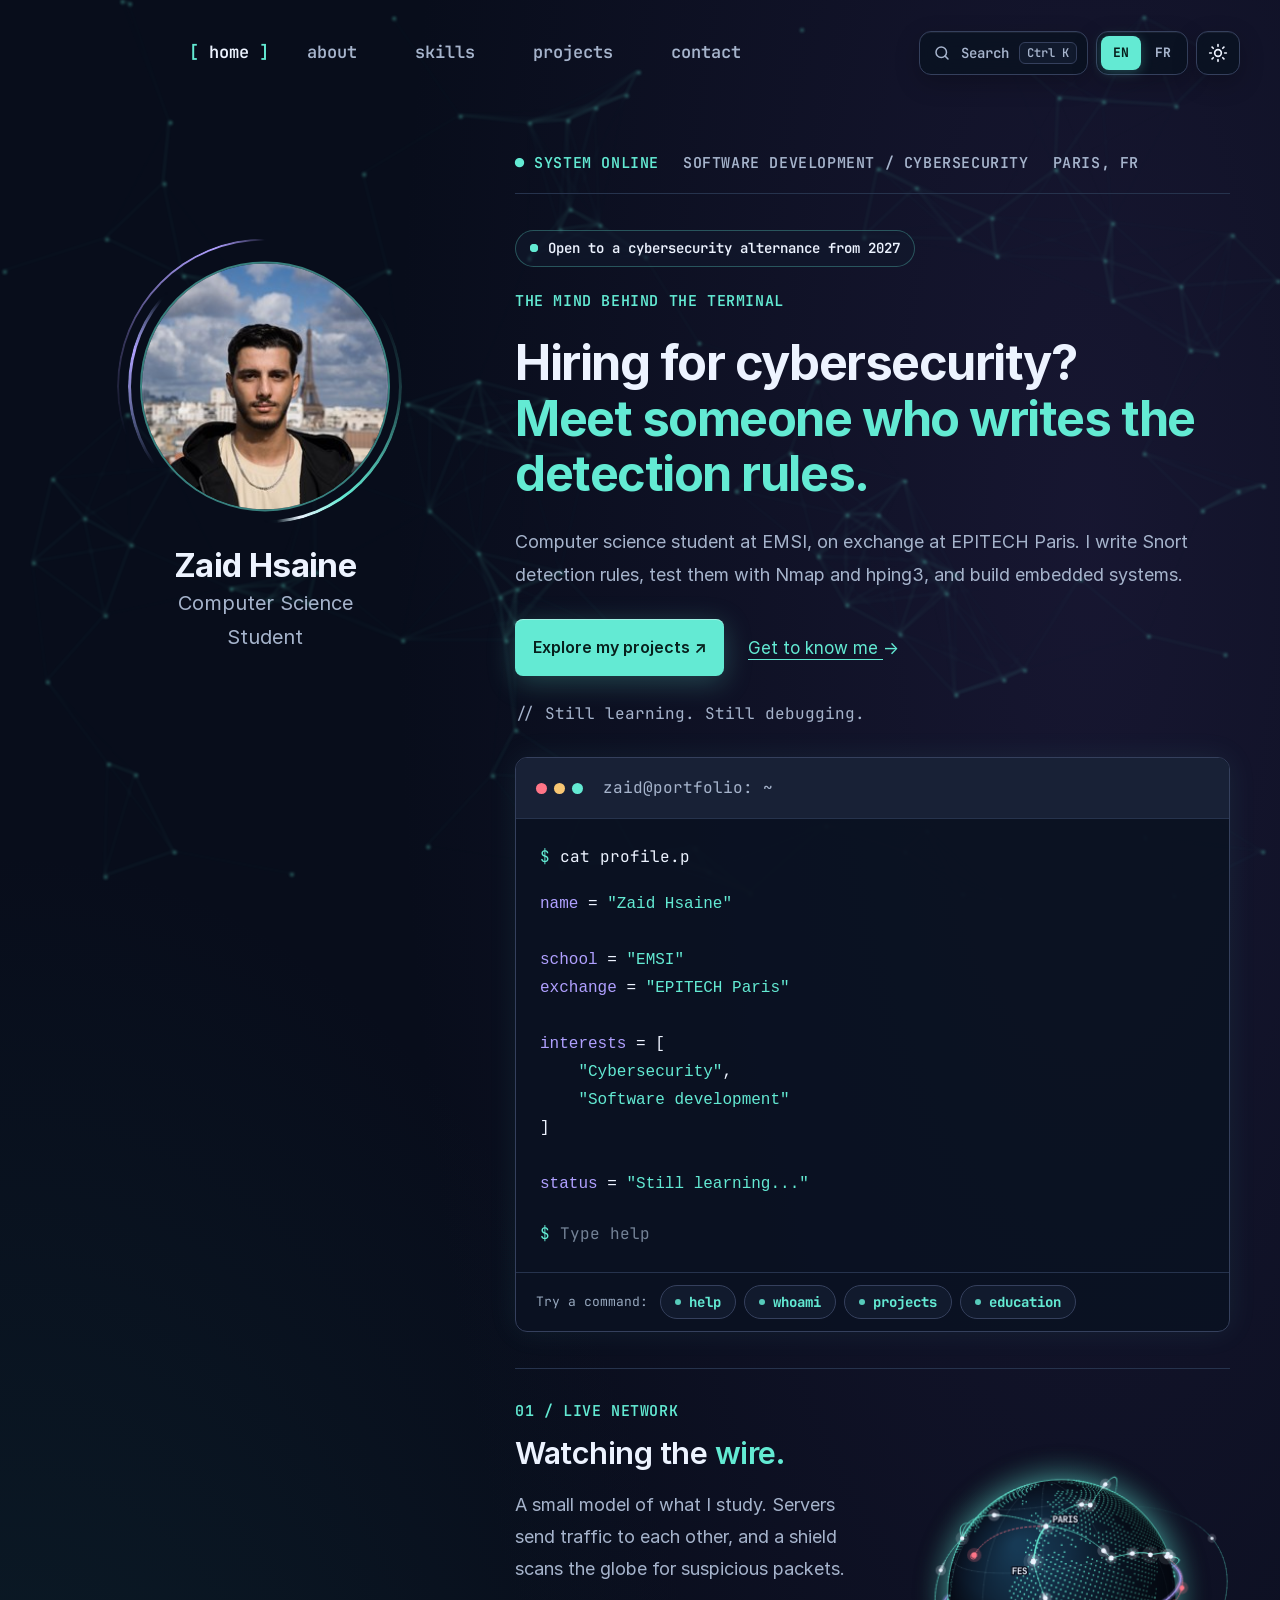
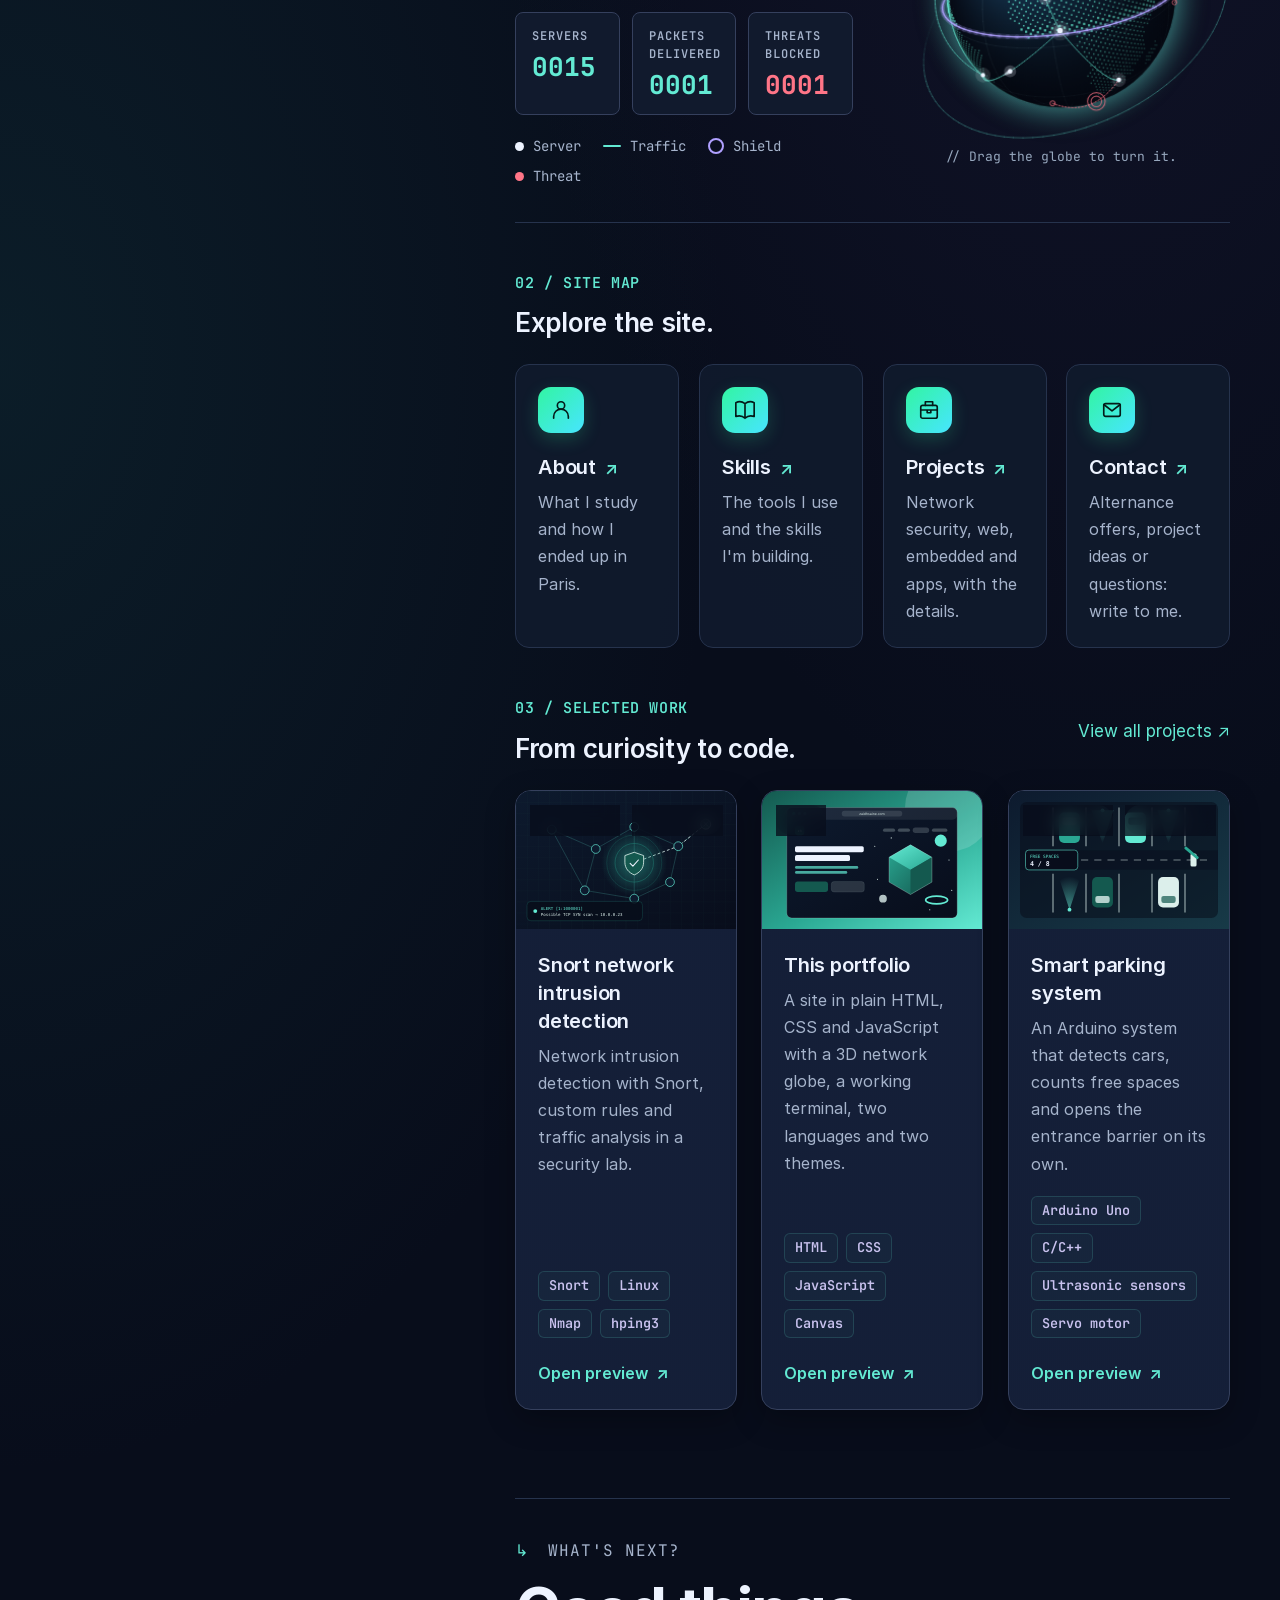
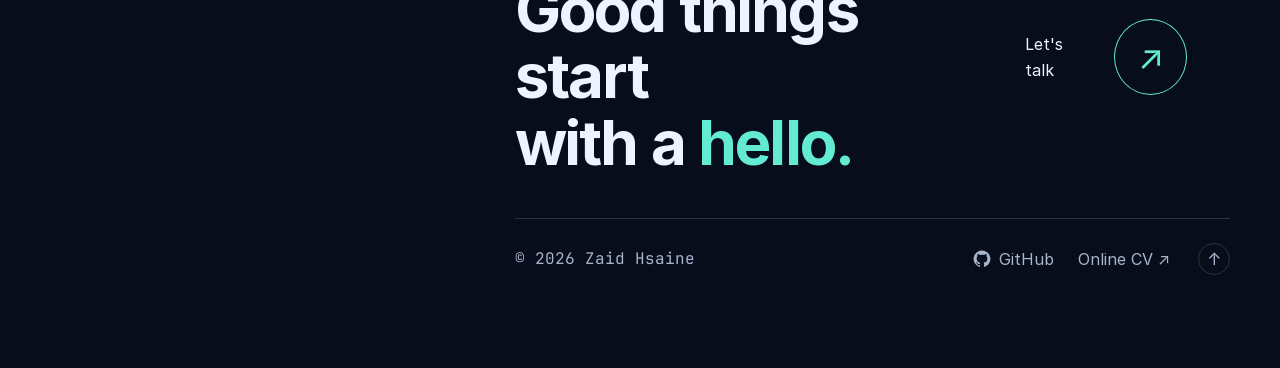
<file: index.html>
<!doctype html>
<html lang="en">

<head>
    <meta charset="UTF-8" />
    <meta name="viewport" content="width=device-width, initial-scale=1.0" />

    <meta name="description"
        content="Zaid Hsaine (Hsaine Zaid): portfolio of a computer science student at EMSI, on exchange at EPITECH Paris, working on software development and cybersecurity." />

    <title>Zaid Hsaine | Computer Science Student, Software Development and Cybersecurity</title>

    <meta name="author" content="Zaid Hsaine" />
    <meta name="theme-color" content="#080d1b" />
    <link rel="canonical" href="https://zaidhsaine.com/" />
    <meta property="og:type" content="website" />
    <meta property="og:site_name" content="Zaid Hsaine" />
    <meta property="og:title" content="Zaid Hsaine | Computer Science Student, Software Development and Cybersecurity" />
    <meta property="og:description" content="Zaid Hsaine's portfolio: computer science student at EMSI, on exchange at EPITECH Paris, working on software development and cybersecurity." />
    <meta property="og:url" content="https://zaidhsaine.com/" />
    <meta property="og:image" content="https://zaidhsaine.com/epitech%20pic.jpg" />
    <meta property="og:locale" content="en_GB" />
    <meta property="og:locale:alternate" content="fr_FR" />
    <meta name="twitter:card" content="summary" />
    <meta name="twitter:image" content="https://zaidhsaine.com/epitech%20pic.jpg" />
    <link rel="preload" href="assets/fonts/Inter-Regular.woff2" as="font" type="font/woff2" crossorigin />
    <link rel="preload" href="assets/fonts/JetBrainsMono-Variable.woff2" as="font" type="font/woff2" crossorigin />
    <script src="theme-init.js?v=controls-1"></script>
    <script src="theme.js?v=merge-3" defer></script>
    <link rel="stylesheet" href="style.css?v=merge-6" />
    <link rel="stylesheet" href="features.css?v=merge-23" />
    <script src="script.js?v=merge-4" defer></script>
    <script src="search.js?v=game-2" defer></script>
    <script src="tilt.js?v=merge-2" defer></script>
    <script src="globe.js?v=merge-2" defer></script>
    <script src="terminal.js?v=game-2" defer></script>
    <script src="projects.js?v=merge-1" defer></script>
    <script src="translations.js?v=merge-8" defer></script>
    <script src="language.js?v=controls-1" defer></script>
    <link rel="icon" type="image/svg+xml" href="favicon.svg?v=zh-3" />
    <script type="application/ld+json">
{
    "@context": "https://schema.org",
    "@graph": [
        {
            "@type": "WebSite",
            "@id": "https://zaidhsaine.com/#website",
            "url": "https://zaidhsaine.com/",
            "name": "Zaid Hsaine",
            "alternateName": [
                "Hsaine Zaid",
                "Zaid Hsaine portfolio"
            ],
            "inLanguage": [
                "en",
                "fr"
            ]
        },
        {
            "@type": "Person",
            "@id": "https://zaidhsaine.com/#person",
            "name": "Zaid Hsaine",
            "alternateName": [
                "Hsaine Zaid"
            ],
            "url": "https://zaidhsaine.com/",
            "image": "https://zaidhsaine.com/epitech%20pic.jpg",
            "jobTitle": "Computer science student",
            "description": "Computer science student at EMSI, on exchange at EPITECH Paris, working on software development and cybersecurity.",
            "affiliation": [
                {
                    "@type": "CollegeOrUniversity",
                    "name": "EMSI"
                },
                {
                    "@type": "CollegeOrUniversity",
                    "name": "EPITECH Paris"
                }
            ],
            "knowsAbout": [
                "Software development",
                "Cybersecurity",
                "Snort",
                "Network security",
                "Python",
                "Embedded systems"
            ],
            "sameAs": [
                "https://github.com/hsainezaid0",
                "https://hsainezaid0.github.io/CV---RESUME/"
            ]
        }
    ]
}
    </script>
</head>

<body id="top">
    <a class="info-skip" href="#main">Skip to content</a>
    <canvas id="matrix" aria-hidden="true"></canvas>

    <header>
        <div class="profile">
            <div class="photo-orbit">
                <img class="personal-photo" src="epitech pic.jpg" alt="Zaid Hsaine" width="240" height="240" />
            </div>

            <div>
                <p class="profile-name">Zaid Hsaine</p>
                <p class="profile-description">Computer Science Student</p>
            </div>
        </div>

        <nav aria-label="Main navigation">
            <a href="index.html" aria-current="page">Home</a>
            <a href="about.html">About</a>
            <button class="nav-search" type="button" aria-label="Search the site"><span><svg viewBox="0 0 24 24" width="22" height="22" fill="none" stroke="currentColor" stroke-width="2.2" stroke-linecap="round" aria-hidden="true"><circle cx="11" cy="11" r="7"/><path d="m20 20-3.8-3.8"/></svg></span></button><a href="skills.html">Skills</a>
            <a href="projects.html">Projects</a>
            <a href="contact.html">Contact</a>
        </nav>
        <div class="theme-toolbar" role="toolbar" aria-label="Appearance">
            <div class="appearance-controls">
            <button class="search-open" type="button" aria-label="Search the site" aria-keyshortcuts="Control+K"><svg viewBox="0 0 24 24" width="18" height="18" fill="none" stroke="currentColor" stroke-width="2" stroke-linecap="round" aria-hidden="true"><circle cx="11" cy="11" r="7"/><path d="m20 20-3.8-3.8"/></svg><span class="search-label">Search</span><kbd>Ctrl K</kbd></button>
            <button class="language-toggle" type="button" aria-label="Passer le site en français" lang="fr"><span class="language-option" data-language="en" aria-hidden="true">EN</span><span class="language-option" data-language="fr" aria-hidden="true">FR</span></button>
            <div class="theme-picker">
                <button class="theme-toggle" type="button" aria-label="Switch to light mode" aria-pressed="false"><span class="theme-icon" aria-hidden="true">&#9728;</span></button>
                <div class="theme-options" id="theme-options" role="group" aria-label="Choose appearance" hidden>
                    <button type="button" data-theme-option="light" aria-pressed="false"><span aria-hidden="true">&#9728;</span><span class="theme-option-label">Light mode</span></button>
                    <button type="button" data-theme-option="dark" aria-pressed="true"><span aria-hidden="true">&#9790;</span><span class="theme-option-label">Dark mode</span></button>
                </div>
            </div>
            </div>
            <a class="mobile-brand" href="index.html" aria-label="Portfolio home">~/portfolio<span aria-hidden="true">_</span></a>
        </div>
    </header>

    <main id="main" tabindex="-1">
        <div class="system-strip" aria-label="Profile overview">
            <span>● SYSTEM ONLINE</span>
            <span>SOFTWARE DEVELOPMENT / CYBERSECURITY</span>
            <span>PARIS, FR</span>
        </div>
        <div class="home-layout">
            <div class="home-text">
                <a class="availability" href="contact.html">
                    <span class="availability-dot" aria-hidden="true"></span>
                    Open to a cybersecurity alternance from 2027
                </a>

                <p class="eyebrow">THE MIND BEHIND THE TERMINAL</p>

                <h1>
                    Hiring for cybersecurity?<br />
                    <span>Meet someone who writes the detection rules.</span>
                </h1>

                <p class="introduction">
                    Computer science student at EMSI, on exchange at EPITECH Paris. I write Snort detection rules, test them with Nmap and hping3, and build embedded systems.
                </p>

                <div class="actions">
                    <a class="button" href="projects.html">
                        Explore my projects ↗
                    </a>

                    <a class="about-link" href="about.html">
                        Get to know me →
                    </a>
                </div>

                <p class="funny-text">
                    // Still learning. Still debugging.
                </p>
            </div>

            <aside class="terminal" id="terminal" aria-label="Profile in terminal style">
                <div class="terminal-header">
                    <div class="terminal-dots" aria-hidden="true">
                        <span class="dot red"></span>
                        <span class="dot yellow"></span>
                        <span class="dot green"></span>
                    </div>

                    <span class="zaid">zaid@portfolio: ~</span>
                </div>

                <div class="terminal-content">
                    <p><span class="prompt">$</span> cat profile.py</p>

                    <pre><code><span class="variable">name</span> = <span class="string">"Zaid Hsaine"</span>

<span class="variable">school</span> = <span class="string">"EMSI"</span>
<span class="variable">exchange</span> = <span class="string">"EPITECH Paris"</span>

<span class="variable">interests</span> = [
    <span class="string">"Cybersecurity"</span>,
    <span class="string">"Software development"</span>
]

<span class="variable">status</span> = <span class="string">"Still learning..."</span></code></pre>

                    <div class="terminal-log" role="log" aria-live="polite"></div>

                    <p class="terminal-idle">
                        <span class="prompt">$</span>
                        <span class="cursor" aria-hidden="true">▌</span>
                    </p>

                    <form class="terminal-form" hidden>
                        <label class="prompt" for="terminal-input" aria-hidden="true">$</label>
                        <input class="terminal-input" id="terminal-input" type="text" aria-label="Terminal command"
                            placeholder="Type help" autocomplete="off" autocapitalize="off" autocorrect="off"
                            spellcheck="false" enterkeyhint="send" maxlength="80" />
                    </form>
                </div>

                <div class="terminal-footer" hidden>
                    <span class="terminal-hint">Try a command:</span>
                    <button type="button" data-command="help">help</button>
                    <button type="button" data-command="whoami">whoami</button>
                    <button type="button" data-command="projects">projects</button>
                    <button type="button" data-command="education">education</button>
                </div>
            </aside>
        </div>

        <section class="network" aria-labelledby="network-title">
            <div class="network-text">
                <p class="panel-label">01 / LIVE NETWORK</p>
                <h2 id="network-title">Watching the <span>wire.</span></h2>
                <p class="network-intro">
                    A small model of what I study. Servers send traffic to each other, and a shield scans the globe for suspicious packets.
                </p>
                <dl class="network-stats">
                    <div>
                        <dt>SERVERS</dt>
                        <dd>0015</dd>
                    </div>
                    <div>
                        <dt>PACKETS DELIVERED</dt>
                        <dd data-net="packets">0000</dd>
                    </div>
                    <div class="is-threat">
                        <dt>THREATS BLOCKED</dt>
                        <dd data-net="threats">0000</dd>
                    </div>
                </dl>
                <ul class="network-legend">
                    <li class="legend-server">Server</li>
                    <li class="legend-traffic">Traffic</li>
                    <li class="legend-shield">Shield</li>
                    <li class="legend-threat">Threat</li>
                </ul>
            </div>
            <div class="network-stage">
                <canvas id="globe" role="img"
                    aria-label="Animated globe showing servers, network traffic and a shield that stops threats"></canvas>
                <p class="network-hint" aria-hidden="true">// Drag the globe to turn it.</p>
            </div>
        </section>

        <section class="explore" aria-labelledby="explore-title">
            <div class="section-heading">
                <div>
                    <p class="panel-label">02 / SITE MAP</p>
                    <h2 id="explore-title">Explore the site.</h2>
                </div>
            </div>
            <ul class="explore-grid">
                <li>
                    <a href="about.html">
                        <span class="explore-icon" aria-hidden="true">
                            <svg viewBox="0 0 24 24" width="22" height="22" fill="none" stroke="currentColor" stroke-width="1.8" stroke-linecap="round" stroke-linejoin="round"><circle cx="12" cy="7" r="4"/><path d="M4 21v-2a8 8 0 0 1 16 0v2"/></svg>
                        </span>
                        <h3>About <span class="explore-arrow" aria-hidden="true">↗</span></h3>
                        <p>What I study and how I ended up in Paris.</p>
                    </a>
                </li>
                <li>
                    <a href="skills.html">
                        <span class="explore-icon" aria-hidden="true">
                            <svg viewBox="0 0 24 24" width="22" height="22" fill="none" stroke="currentColor" stroke-width="1.8" stroke-linecap="round" stroke-linejoin="round"><path d="M12 5C8 2 4 3 2 4v15c3-1 7-1 10 2 3-3 7-3 10-2V4c-2-1-6-2-10 1Zm0 0v16"/></svg>
                        </span>
                        <h3>Skills <span class="explore-arrow" aria-hidden="true">↗</span></h3>
                        <p>The tools I use and the skills I'm building.</p>
                    </a>
                </li>
                <li>
                    <a href="projects.html">
                        <span class="explore-icon" aria-hidden="true">
                            <svg viewBox="0 0 24 24" width="22" height="22" fill="none" stroke="currentColor" stroke-width="1.8" stroke-linecap="round" stroke-linejoin="round"><rect x="3" y="7" width="18" height="14" rx="2"/><path d="M8 7V3h8v4M3 12h18M10 12v3h4v-3"/></svg>
                        </span>
                        <h3>Projects <span class="explore-arrow" aria-hidden="true">↗</span></h3>
                        <p>Network security, web, embedded and apps, with the details.</p>
                    </a>
                </li>
                <li>
                    <a href="contact.html">
                        <span class="explore-icon" aria-hidden="true">
                            <svg viewBox="0 0 24 24" width="22" height="22" fill="none" stroke="currentColor" stroke-width="1.8" stroke-linecap="round" stroke-linejoin="round"><rect x="3" y="5" width="18" height="14" rx="2"/><path d="m3 6 9 7 9-7"/></svg>
                        </span>
                        <h3>Contact <span class="explore-arrow" aria-hidden="true">↗</span></h3>
                        <p>Alternance offers, project ideas or questions: write to me.</p>
                    </a>
                </li>
            </ul>
        </section>
        <section class="featured-work" aria-labelledby="featured-title">
            <div class="section-heading">
                <div>
                    <p class="panel-label">03 / SELECTED WORK</p>
                    <h2 id="featured-title">From curiosity to code.</h2>
                </div>
                <a class="text-link" href="projects.html">View all projects ↗</a>
            </div>
            <ul class="projects-grid">
                <li class="project-tile" id="snort" data-category="security">
                    <article>
                        <div class="tile-cover">
                            <img src="assets/projects/snort.svg" alt="Illustration: a network map with one host flagged by a Snort alert" width="800" height="500" loading="lazy" />
                            <span class="tile-badge">Security</span>
                            <span class="tile-badge tile-status">Finished</span>
                        </div>
                        <div class="tile-body">
                            <h3>Snort network intrusion detection</h3>
                            <p>Network intrusion detection with Snort, custom rules and traffic analysis in a security lab.</p>
                            <ul class="tile-tags" aria-label="Technologies used">
                                <li>Snort</li>
                                <li>Linux</li>
                                <li>Nmap</li>
                                <li>hping3</li>
                            </ul>
                            <button class="tile-open" type="button" aria-haspopup="dialog">Open preview <span aria-hidden="true">↗</span></button>
                        </div>
                    </article>
                    <dialog class="project-preview" aria-labelledby="preview-snort">
                        <div class="preview-top">
                            <div class="tile-cover">
                            <img src="assets/projects/snort.svg" alt="Illustration: a network map with one host flagged by a Snort alert" width="800" height="500" />
                            <span class="tile-badge">Security</span>
                            <span class="tile-badge tile-status">Finished</span>
                        </div>
                            <button class="preview-close" type="button" aria-label="Close preview">
                                <svg viewBox="0 0 24 24" width="20" height="20" fill="none" stroke="currentColor" stroke-width="2" stroke-linecap="round" aria-hidden="true"><path d="M6 6l12 12M18 6L6 18" /></svg>
                            </button>
                        </div>
                        <div class="preview-body">
                            <p class="preview-stack">Snort / Linux / Nmap / hping3 / TCP/IP</p>
                            <h3 id="preview-snort">Snort network intrusion detection</h3>
                            <p class="preview-summary">Network intrusion detection with Snort, custom rules and traffic analysis in a security lab.</p>
                            <dl class="preview-details">
                                    <div>
                                        <dt>Context</dt>
                                        <dd>A cybersecurity training project using Snort for network monitoring.</dd>
                                    </div>
                                    <div>
                                        <dt>Objective</dt>
                                        <dd>Detect suspicious traffic and generate security alerts.</dd>
                                    </div>
                                    <div>
                                        <dt>What I worked on</dt>
                                        <dd>Configuring Snort, writing custom rules and testing them in the lab with Nmap and hping3.</dd>
                                    </div>
                                    <div>
                                        <dt>Skills involved</dt>
                                        <dd>Linux, TCP/IP, detection rules and alert analysis.</dd>
                                    </div>
                            </dl>
                        </div>
                    </dialog>
                </li>
                <li class="project-tile" id="portfolio" data-category="web">
                    <article>
                        <div class="tile-cover">
                            <img src="assets/projects/portfolio.svg" alt="Illustration: a browser window showing a portfolio" width="800" height="500" loading="lazy" />
                            <span class="tile-badge">Web</span>
                        </div>
                        <div class="tile-body">
                            <h3>This portfolio</h3>
                            <p>A site in plain HTML, CSS and JavaScript with a 3D network globe, a working terminal, two languages and two themes.</p>
                            <ul class="tile-tags" aria-label="Technologies used">
                                <li>HTML</li>
                                <li>CSS</li>
                                <li>JavaScript</li>
                                <li>Canvas</li>
                            </ul>
                            <button class="tile-open" type="button" aria-haspopup="dialog">Open preview <span aria-hidden="true">↗</span></button>
                        </div>
                    </article>
                    <dialog class="project-preview" aria-labelledby="preview-portfolio">
                        <div class="preview-top">
                            <div class="tile-cover">
                            <img src="assets/projects/portfolio.svg" alt="Illustration: a browser window showing a portfolio" width="800" height="500" />
                            <span class="tile-badge">Web</span>
                        </div>
                            <button class="preview-close" type="button" aria-label="Close preview">
                                <svg viewBox="0 0 24 24" width="20" height="20" fill="none" stroke="currentColor" stroke-width="2" stroke-linecap="round" aria-hidden="true"><path d="M6 6l12 12M18 6L6 18" /></svg>
                            </button>
                        </div>
                        <div class="preview-body">
                            <p class="preview-stack">HTML / CSS / JavaScript / Canvas / Git</p>
                            <h3 id="preview-portfolio">This portfolio</h3>
                            <p class="preview-summary">A site in plain HTML, CSS and JavaScript with a 3D network globe, a working terminal, two languages and two themes.</p>
                            <dl class="preview-details">
                                    <div>
                                        <dt>Context</dt>
                                        <dd>A portfolio started while learning web development at EPITECH.</dd>
                                    </div>
                                    <div>
                                        <dt>Objective</dt>
                                        <dd>Introduce myself and document my projects as I learn.</dd>
                                    </div>
                                    <div>
                                        <dt>Skills involved</dt>
                                        <dd>Semantic HTML, CSS layout, responsive design, accessibility, Canvas animation and Git version control.</dd>
                                    </div>
                                    <div>
                                        <dt>Reflection</dt>
                                        <dd>Building every effect by hand, without a framework, showed me how the browser works.</dd>
                                    </div>
                            </dl>
                                <a class="button" href="https://github.com/hsainezaid0/My-Portfolio" target="_blank" rel="noopener noreferrer"><svg class="footer-link-icon" viewBox="0 0 24 24" aria-hidden="true" fill="currentColor"><path d="M12 .75a11.25 11.25 0 0 0-3.558 21.923c.563.104.77-.244.77-.542v-2.095c-3.13.68-3.79-1.328-3.79-1.328-.512-1.3-1.25-1.646-1.25-1.646-1.023-.7.078-.686.078-.686 1.13.08 1.725 1.16 1.725 1.16 1.006 1.724 2.64 1.226 3.283.938.102-.729.394-1.226.716-1.508-2.499-.285-5.126-1.25-5.126-5.563 0-1.229.44-2.232 1.16-3.019-.117-.284-.503-1.428.11-2.977 0 0 .945-.302 3.094 1.153A10.79 10.79 0 0 1 12 6.18c.956.004 1.918.13 2.817.38 2.148-1.455 3.09-1.153 3.09-1.153.615 1.549.229 2.693.112 2.977.722.787 1.158 1.79 1.158 3.019 0 4.324-2.632 5.275-5.139 5.554.404.35.764 1.04.764 2.096v3.078c0 .3.203.65.774.54A11.252 11.252 0 0 0 12 .75Z"/></svg>View the code on GitHub ↗</a>
                        </div>
                    </dialog>
                </li>
                <li class="project-tile" id="smart-parking" data-category="embedded">
                    <article>
                        <div class="tile-cover">
                            <img src="assets/projects/parking.svg" alt="Illustration: a smart parking lot seen from above, with sensors, a barrier and a free-space display" width="800" height="500" loading="lazy" />
                            <span class="tile-badge">Embedded</span>
                            <span class="tile-badge tile-status">Finished</span>
                        </div>
                        <div class="tile-body">
                            <h3>Smart parking system</h3>
                            <p>An Arduino system that detects cars, counts free spaces and opens the entrance barrier on its own.</p>
                            <ul class="tile-tags" aria-label="Technologies used">
                                <li>Arduino Uno</li>
                                <li>C/C++</li>
                                <li>Ultrasonic sensors</li>
                                <li>Servo motor</li>
                            </ul>
                            <button class="tile-open" type="button" aria-haspopup="dialog">Open preview <span aria-hidden="true">↗</span></button>
                        </div>
                    </article>
                    <dialog class="project-preview" aria-labelledby="preview-smart-parking">
                        <div class="preview-top">
                            <div class="tile-cover">
                            <img src="assets/projects/parking.svg" alt="Illustration: a smart parking lot seen from above, with sensors, a barrier and a free-space display" width="800" height="500" />
                            <span class="tile-badge">Embedded</span>
                            <span class="tile-badge tile-status">Finished</span>
                        </div>
                            <button class="preview-close" type="button" aria-label="Close preview">
                                <svg viewBox="0 0 24 24" width="20" height="20" fill="none" stroke="currentColor" stroke-width="2" stroke-linecap="round" aria-hidden="true"><path d="M6 6l12 12M18 6L6 18" /></svg>
                            </button>
                        </div>
                        <div class="preview-body">
                            <p class="preview-stack">Arduino Uno / C/C++ / Ultrasonic sensors / Servo motor / LCD I2C</p>
                            <h3 id="preview-smart-parking">Smart parking system</h3>
                            <p class="preview-summary">An Arduino system that detects cars, counts free spaces and opens the entrance barrier on its own.</p>
                            <dl class="preview-details">
                                    <div>
                                        <dt>Context</dt>
                                        <dd>An embedded systems project to automate a small parking lot.</dd>
                                    </div>
                                    <div>
                                        <dt>Objective</dt>
                                        <dd>Detect vehicles, manage availability and control an automatic barrier.</dd>
                                    </div>
                                    <div>
                                        <dt>What I worked on</dt>
                                        <dd>Arduino programming, ultrasonic sensors, barrier control with a servo and live free-space count on an LCD.</dd>
                                    </div>
                                    <div>
                                        <dt>Skills involved</dt>
                                        <dd>C/C++, sensor integration, electronic circuits and embedded automation.</dd>
                                    </div>
                            </dl>
                        </div>
                    </dialog>
                </li>
            </ul>
        </section>
        <footer id="footer-preview" class="page-footer portfolio-footer">
            <div class="footer-invitation">
                <div>
                    <p class="footer-kicker">
                        <span aria-hidden="true">↳</span> WHAT'S NEXT?
                    </p>
                    <h2>
                        Good things start<br />with a
                        <span>hello.</span>
                    </h2>
                </div>
                <a class="footer-hello" href="contact.html" aria-label="Get in touch"><span>Let's talk</span><span
                        class="footer-arrow" aria-hidden="true">↗</span></a>
            </div>
            <div class="footer-baseline">
                <span class="footer-copyright footer-owner">© 2026 Zaid Hsaine</span>
                <nav class="footer-links" aria-label="Footer navigation">
                    <a href="https://github.com/hsainezaid0" target="_blank" rel="noopener noreferrer"><svg class="footer-link-icon" viewBox="0 0 24 24" aria-hidden="true" fill="currentColor"><path d="M12 .75a11.25 11.25 0 0 0-3.558 21.923c.563.104.77-.244.77-.542v-2.095c-3.13.68-3.79-1.328-3.79-1.328-.512-1.3-1.25-1.646-1.25-1.646-1.023-.7.078-.686.078-.686 1.13.08 1.725 1.16 1.725 1.16 1.006 1.724 2.64 1.226 3.283.938.102-.729.394-1.226.716-1.508-2.499-.285-5.126-1.25-5.126-5.563 0-1.229.44-2.232 1.16-3.019-.117-.284-.503-1.428.11-2.977 0 0 .945-.302 3.094 1.153A10.79 10.79 0 0 1 12 6.18c.956.004 1.918.13 2.817.38 2.148-1.455 3.09-1.153 3.09-1.153.615 1.549.229 2.693.112 2.977.722.787 1.158 1.79 1.158 3.019 0 4.324-2.632 5.275-5.139 5.554.404.35.764 1.04.764 2.096v3.078c0 .3.203.65.774.54A11.252 11.252 0 0 0 12 .75Z"/></svg><span>GitHub</span></a><a
                        href="https://hsainezaid0.github.io/CV---RESUME/" target="_blank"
                        rel="noopener noreferrer">Online CV ↗</a>
                </nav>
                <a class="footer-top" href="#top" aria-label="Back to top">↑</a>
            </div>
        </footer>
    </main>
</body>

</html>
</file>
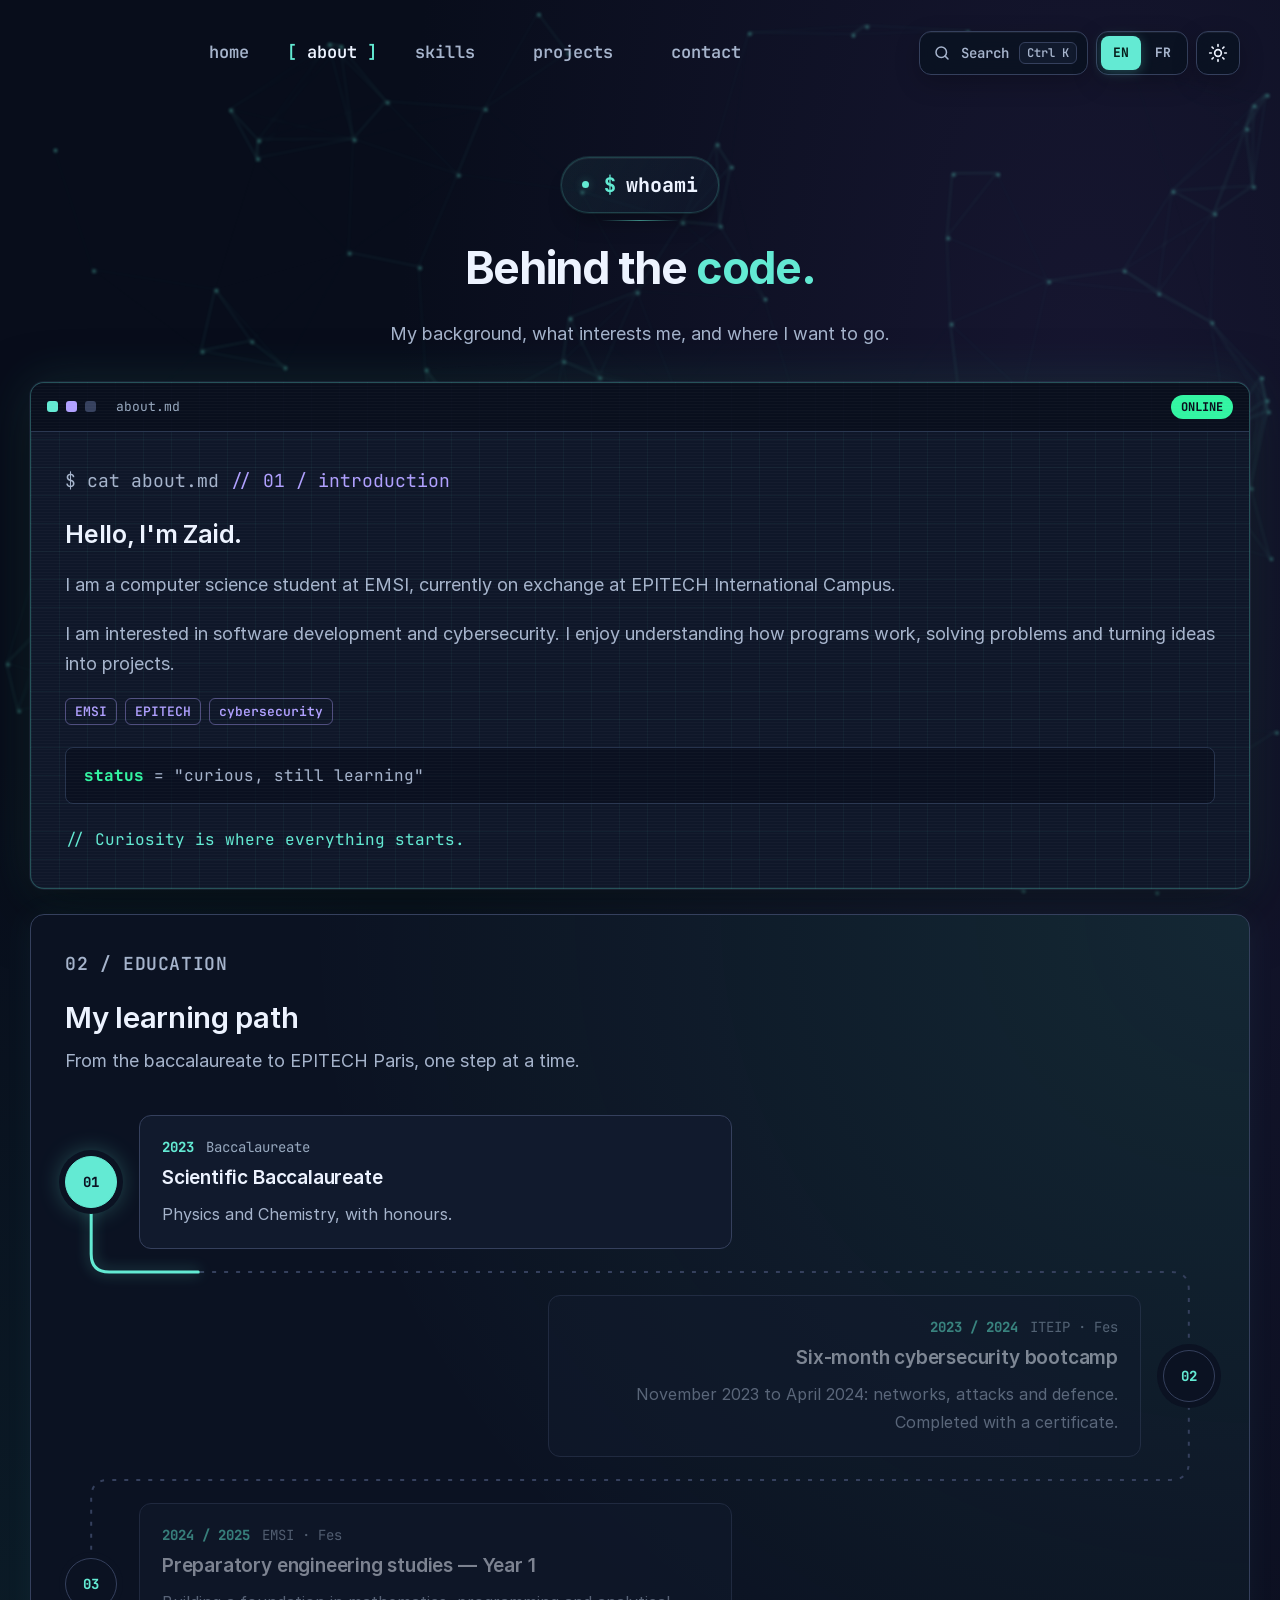
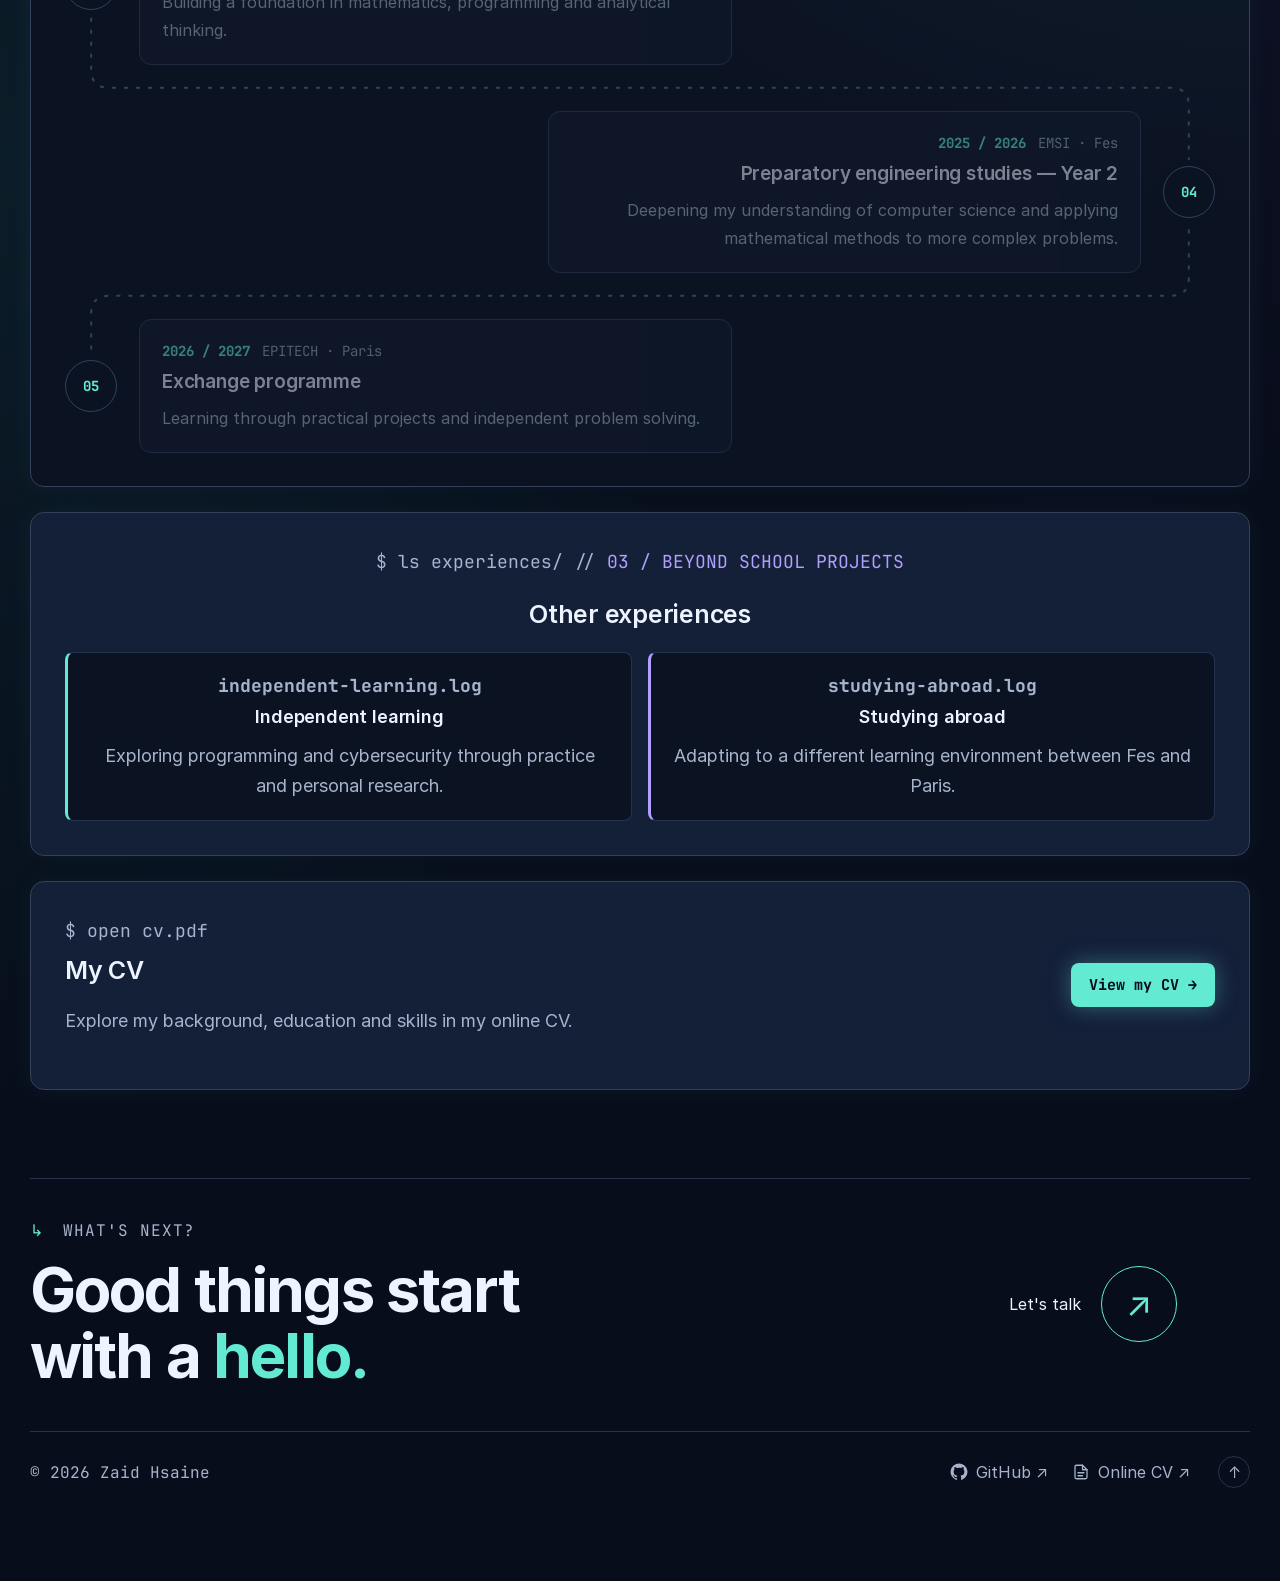
<file: about.html>
<!doctype html>
<html lang="en">

<head>
    <meta charset="UTF-8" />
    <meta name="viewport" content="width=device-width,initial-scale=1" />
    <meta name="description"
        content="Zaid Hsaine’s portfolio: computer science, software development and cybersecurity. About." />
    <title>About | Zaid Hsaine</title>
    <meta name="author" content="Zaid Hsaine" />
    <meta name="theme-color" content="#080d1b" />
    <link rel="canonical" href="https://zaidhsaine.com/about.html" />
    <meta property="og:type" content="website" />
    <meta property="og:site_name" content="Zaid Hsaine" />
    <meta property="og:title" content="About | Zaid Hsaine" />
    <meta property="og:description" content="Zaid Hsaine’s portfolio: computer science, software development and cybersecurity. About." />
    <meta property="og:url" content="https://zaidhsaine.com/about.html" />
    <meta property="og:image" content="https://zaidhsaine.com/epitech%20pic.jpg" />
    <meta property="og:locale" content="en_GB" />
    <meta property="og:locale:alternate" content="fr_FR" />
    <meta name="twitter:card" content="summary" />
    <link rel="preload" href="assets/fonts/Inter-Regular.woff2" as="font" type="font/woff2" crossorigin />
    <link rel="preload" href="assets/fonts/JetBrainsMono-Variable.woff2" as="font" type="font/woff2" crossorigin />
    <script src="theme-init.js?v=controls-1"></script>
    <script src="theme.js?v=merge-3" defer></script>
    <link rel="stylesheet" href="style.css?v=merge-6" />
    <link rel="stylesheet" href="features.css?v=merge-20" />
    <script src="script.js?v=merge-4" defer></script>
    <script src="search.js?v=game-2" defer></script>
    <script src="tilt.js?v=merge-2" defer></script>
    <script src="journey.js?v=merge-2" defer></script>
    <script src="translations.js?v=merge-8" defer></script>
    <script src="language.js?v=controls-1" defer></script>
    <link rel="icon" type="image/svg+xml" href="favicon.svg?v=zh-3" />
</head>

<body id="top">
    <a class="info-skip" href="#main">Skip to content</a>
    <canvas id="matrix" aria-hidden="true"></canvas>
    <header>
        <nav aria-label="Main navigation">
            <a href="index.html">Home</a>
            <a href="about.html" aria-current="page">About</a>
            <button class="nav-search" type="button" aria-label="Search the site"><span><svg viewBox="0 0 24 24" width="22" height="22" fill="none" stroke="currentColor" stroke-width="2.2" stroke-linecap="round" aria-hidden="true"><circle cx="11" cy="11" r="7"/><path d="m20 20-3.8-3.8"/></svg></span></button><a href="skills.html">Skills</a>
            <a href="projects.html">Projects</a>
            <a href="contact.html">Contact</a>
        </nav>
        <div class="theme-toolbar" role="toolbar" aria-label="Appearance">
            <div class="appearance-controls">
            <button class="search-open" type="button" aria-label="Search the site" aria-keyshortcuts="Control+K"><svg viewBox="0 0 24 24" width="18" height="18" fill="none" stroke="currentColor" stroke-width="2" stroke-linecap="round" aria-hidden="true"><circle cx="11" cy="11" r="7"/><path d="m20 20-3.8-3.8"/></svg><span class="search-label">Search</span><kbd>Ctrl K</kbd></button>
            <button class="language-toggle" type="button" aria-label="Passer le site en français" lang="fr"><span class="language-option" data-language="en" aria-hidden="true">EN</span><span class="language-option" data-language="fr" aria-hidden="true">FR</span></button>
            <div class="theme-picker">
                <button class="theme-toggle" type="button" aria-label="Switch to light mode" aria-pressed="false"><span class="theme-icon" aria-hidden="true">&#9728;</span></button>
                <div class="theme-options" id="theme-options" role="group" aria-label="Choose appearance" hidden>
                    <button type="button" data-theme-option="light" aria-pressed="false"><span aria-hidden="true">&#9728;</span><span class="theme-option-label">Light mode</span></button>
                    <button type="button" data-theme-option="dark" aria-pressed="true"><span aria-hidden="true">&#9790;</span><span class="theme-option-label">Dark mode</span></button>
                </div>
            </div>
            </div>
            <a class="mobile-brand" href="index.html" aria-label="Portfolio home">~/portfolio<span aria-hidden="true">_</span></a>
        </div>
    </header>
    <main class="inner-page about-page" id="main" tabindex="-1">
        <div class="page-heading">
            <p class="eyebrow about-command">
                <span class="command-prompt" aria-hidden="true">$</span>
                whoami
            </p>
            <h1>Behind the <span>code.</span></h1>
            <p class="page-intro">
                My background, what interests me, and where I want to go.
            </p>
        </div>
        <div class="content-grid">
            <section class="panel intro-term">
                <div class="term-bar"><i></i><i></i><i></i><span>about.md</span><b>ONLINE</b></div>
                <div class="term-body">
                    <p class="term-cmd">$ cat about.md <span>// 01 / introduction</span></p>
                    <h2>Hello, I'm Zaid.</h2>
                    <p>
                        I am a computer science student at EMSI, currently on
                        exchange at EPITECH International Campus.
                    </p>
                    <p>
                        I am interested in software development and
                        cybersecurity. I enjoy understanding how programs work,
                        solving problems and turning ideas into projects.
                    </p>
                    <div class="term-tags"><span>EMSI</span><span>EPITECH</span><span>cybersecurity</span></div>
                    <div class="term-status"><b>status</b> = "curious, still learning"</div>
                    <p class="code-note">
                        // Curiosity is where everything starts.
                    </p>
                </div>
            </section>
        </div>
        <section class="panel section-space journey-section" aria-labelledby="education-title">
            <p class="panel-label">02 / EDUCATION</p>
            <h2 id="education-title">My learning path</h2>
            <p class="journey-lead">From the baccalaureate to EPITECH Paris, one step at a time.</p>
            <div class="journey">
                <ol class="journey-list">
                    <li class="journey-step">
                        <span class="journey-node" aria-hidden="true">01</span>
                        <div class="journey-card">
                            <p class="journey-date"><span class="journey-year">2023</span><span
                                    class="journey-place">Baccalaureate</span></p>
                            <h3>Scientific Baccalaureate</h3>
                            <p>Physics and Chemistry, with honours.</p>
                        </div>
                    </li>
                    <li class="journey-step">
                        <span class="journey-node" aria-hidden="true">02</span>
                        <div class="journey-card">
                            <p class="journey-date"><span class="journey-year">2023 / 2024</span><span
                                    class="journey-place">ITEIP &middot; Fes</span></p>
                            <h3>Six-month cybersecurity bootcamp</h3>
                            <p>November 2023 to April 2024: networks, attacks and defence. Completed with a certificate.</p>
                        </div>
                    </li>
                    <li class="journey-step">
                        <span class="journey-node" aria-hidden="true">03</span>
                        <div class="journey-card">
                            <p class="journey-date"><span class="journey-year">2024 / 2025</span><span
                                    class="journey-place">EMSI &middot; Fes</span></p>
                            <h3>Preparatory engineering studies &mdash; Year 1</h3>
                            <p>Building a foundation in mathematics, programming and analytical thinking.</p>
                        </div>
                    </li>
                    <li class="journey-step">
                        <span class="journey-node" aria-hidden="true">04</span>
                        <div class="journey-card">
                            <p class="journey-date"><span class="journey-year">2025 / 2026</span><span
                                    class="journey-place">EMSI &middot; Fes</span></p>
                            <h3>Preparatory engineering studies &mdash; Year 2</h3>
                            <p>Deepening my understanding of computer science and applying mathematical methods to more complex problems.</p>
                        </div>
                    </li>
                    <li class="journey-step">
                        <span class="journey-node" aria-hidden="true">05</span>
                        <div class="journey-card">
                            <p class="journey-date"><span class="journey-year">2026 / 2027</span><span
                                    class="journey-place">EPITECH &middot; Paris</span></p>
                            <h3>Exchange programme</h3>
                            <p>Learning through practical projects and independent problem solving.</p>
                        </div>
                    </li>
                </ol>
            </div>
        </section>
        <section class="panel section-space">
            <p class="exp-cmd">$ ls experiences/ // <span>03 / BEYOND SCHOOL PROJECTS</span></p>
            <h2>Other experiences</h2>
            <div class="exp-list">
                <article class="exp-file">
                    <p class="exp-file-name">independent-learning.log</p>
                    <h3>Independent learning</h3>
                    <p>
                        Exploring programming and cybersecurity through
                        practice and personal research.
                    </p>
                </article>
                <article class="exp-file exp-file-alt">
                    <p class="exp-file-name">studying-abroad.log</p>
                    <h3>Studying abroad</h3>
                    <p>
                        Adapting to a different learning environment between
                        Fes and Paris.
                    </p>
                </article>
            </div>
        </section>
        <section class="panel section-space cv-row">
            <div>
                <p class="cv-cmd">$ open cv.pdf</p>
                <h2>My CV</h2>
                <p class="muted">
                    Explore my background, education and skills in my online CV.
                </p>
            </div>
            <a class="cv-btn" href="https://hsainezaid0.github.io/CV---RESUME/" target="_blank"
                rel="noopener noreferrer">View my CV →</a>
        </section>
        <footer id="footer-preview" class="page-footer portfolio-footer">
            <div class="footer-invitation">
                <div>
                    <p class="footer-kicker">
                        <span aria-hidden="true">↳</span> WHAT'S NEXT?
                    </p>
                    <h2>
                        Good things start<br />with a <span>hello.</span>
                    </h2>
                </div>
                <a class="footer-hello" href="contact.html" aria-label="Get in touch">
                    <span>Let's talk</span>
                    <span class="footer-arrow" aria-hidden="true">↗</span>
                </a>
            </div>
            <div class="footer-baseline">
                <span class="footer-copyright footer-owner">© 2026 Zaid Hsaine</span>
                <nav class="footer-links" aria-label="Footer navigation">
                    <a href="https://github.com/hsainezaid0" target="_blank" rel="noopener noreferrer">
                        <svg class="footer-link-icon" viewBox="0 0 24 24" aria-hidden="true" fill="currentColor">
                            <path
                                d="M12 .75a11.25 11.25 0 0 0-3.558 21.923c.563.104.77-.244.77-.542v-2.095c-3.13.68-3.79-1.328-3.79-1.328-.512-1.3-1.25-1.646-1.25-1.646-1.023-.7.078-.686.078-.686 1.13.08 1.725 1.16 1.725 1.16 1.006 1.724 2.64 1.226 3.283.938.102-.729.394-1.226.716-1.508-2.499-.285-5.126-1.25-5.126-5.563 0-1.229.44-2.232 1.16-3.019-.117-.284-.503-1.428.11-2.977 0 0 .945-.302 3.094 1.153A10.79 10.79 0 0 1 12 6.18c.956.004 1.918.13 2.817.38 2.148-1.455 3.09-1.153 3.09-1.153.615 1.549.229 2.693.112 2.977.722.787 1.158 1.79 1.158 3.019 0 4.324-2.632 5.275-5.139 5.554.404.35.764 1.04.764 2.096v3.078c0 .3.203.65.774.54A11.252 11.252 0 0 0 12 .75Z" />
                        </svg>
                        <span>GitHub ↗</span>
                    </a>
                    <a href="https://hsainezaid0.github.io/CV---RESUME/" target="_blank" rel="noopener noreferrer">
                        <svg class="footer-link-icon" viewBox="0 0 24 24" aria-hidden="true" fill="none"
                            stroke="currentColor" stroke-width="1.7" stroke-linecap="round" stroke-linejoin="round">
                            <path d="M14 3H6a2 2 0 0 0-2 2v14a2 2 0 0 0 2 2h12a2 2 0 0 0 2-2V9Z" />
                            <path d="M14 3v6h6M8 13h8M8 17h6" />
                        </svg>
                        <span>Online CV ↗</span>
                    </a>
                </nav>
                <a class="footer-top" href="#top" aria-label="Back to top">↑</a>
            </div>
        </footer>
    </main>
</body>

</html>
</file>
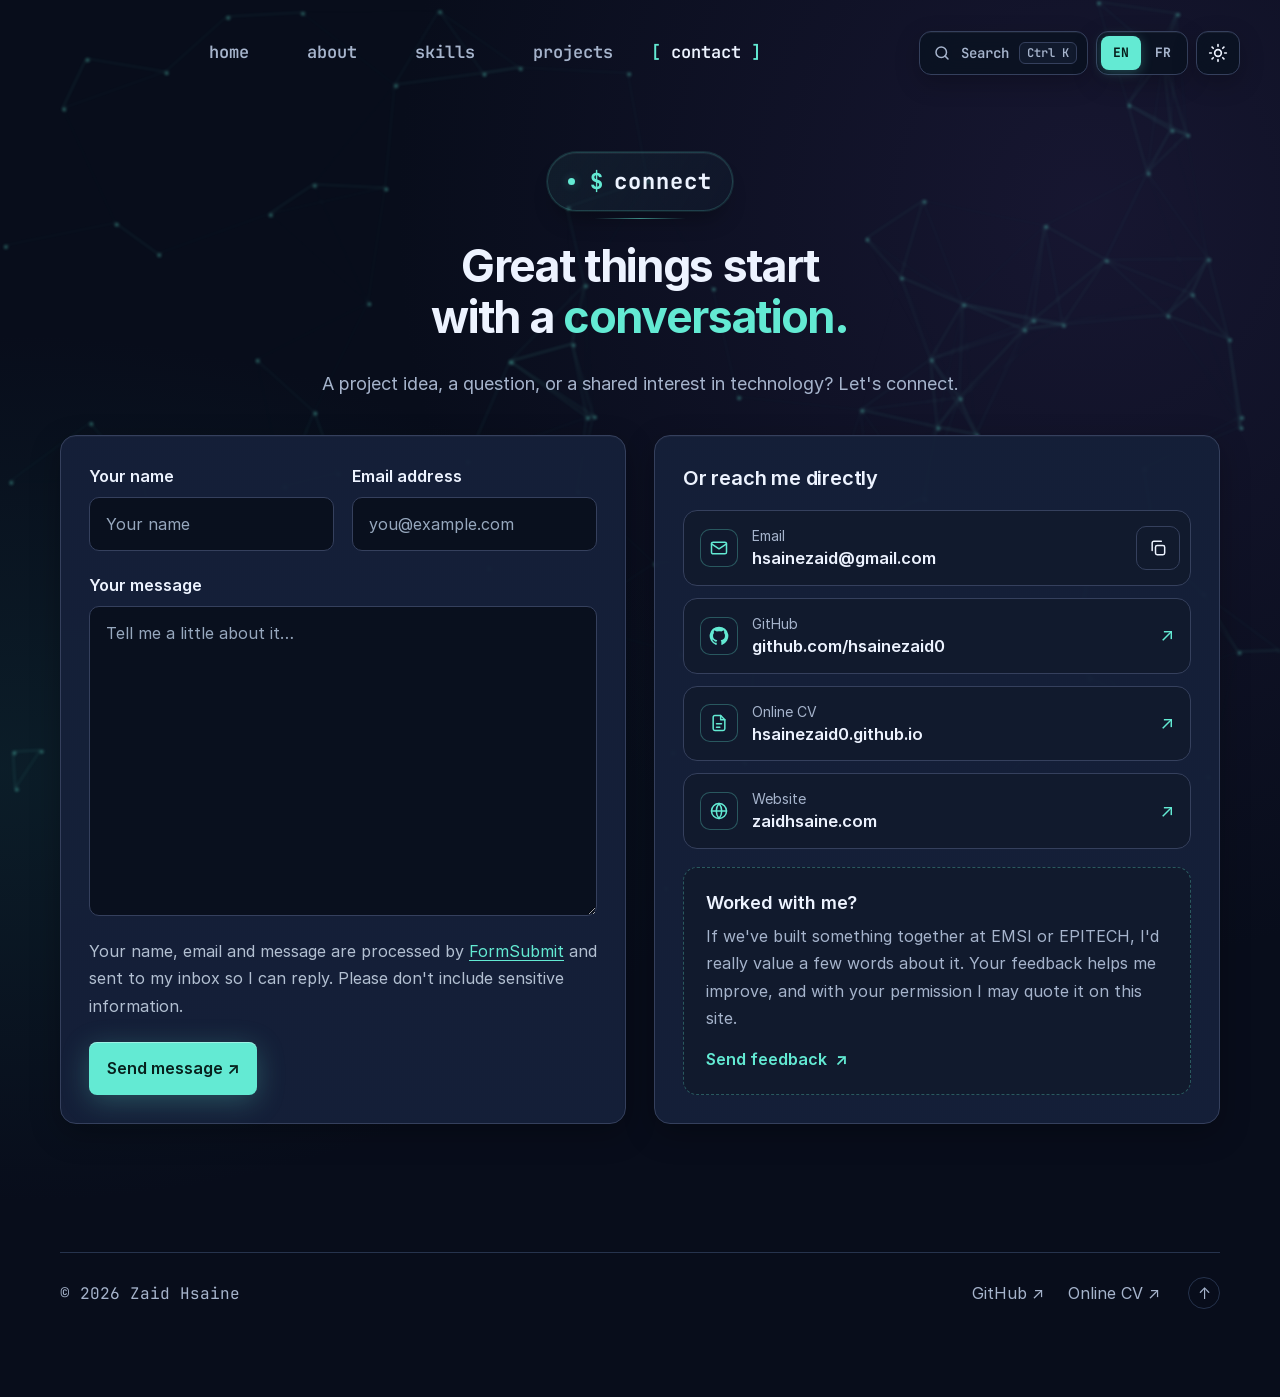
<file: contact.html>
<!doctype html>
<html lang="en">
    <head>
        <meta charset="UTF-8" />
        <meta name="viewport" content="width=device-width,initial-scale=1" />
        <meta
            name="description"
            content="Connect with Zaid Hsaine, computer science student."
        />
        <title>Contact | Zaid Hsaine, Cybersecurity and Software Development</title>
        <meta name="author" content="Zaid Hsaine" />
    <meta name="theme-color" content="#080d1b" />
    <link rel="canonical" href="https://zaidhsaine.com/contact.html" />
    <meta property="og:type" content="website" />
    <meta property="og:site_name" content="Zaid Hsaine" />
    <meta property="og:title" content="Contact | Zaid Hsaine, Cybersecurity and Software Development" />
    <meta property="og:description" content="Connect with Zaid Hsaine, computer science student." />
    <meta property="og:url" content="https://zaidhsaine.com/contact.html" />
    <meta property="og:image" content="https://zaidhsaine.com/epitech%20pic.jpg" />
    <meta property="og:locale" content="en_GB" />
    <meta property="og:locale:alternate" content="fr_FR" />
    <meta name="twitter:card" content="summary" />
    <meta name="twitter:image" content="https://zaidhsaine.com/epitech%20pic.jpg" />
    <link rel="preload" href="assets/fonts/Inter-Regular.woff2" as="font" type="font/woff2" crossorigin />
    <link rel="preload" href="assets/fonts/JetBrainsMono-Variable.woff2" as="font" type="font/woff2" crossorigin />
    <script src="theme-init.js?v=controls-1"></script>
    <script src="theme.js?v=merge-3" defer></script>
    <link rel="stylesheet" href="style.css?v=merge-6" />
        <link rel="stylesheet" href="features.css?v=merge-20" />
    <script src="script.js?v=merge-4" defer></script>
    <script src="search.js?v=game-2" defer></script>
    <script src="tilt.js?v=merge-2" defer></script>
    <script src="contact.js?v=merge-1" defer></script>
    <script src="translations.js?v=merge-8" defer></script>
    <script src="language.js?v=controls-1" defer></script>
    <link rel="icon" type="image/svg+xml" href="favicon.svg?v=zh-3" />
    </head>

    <body class="contact-page" id="top">
        <a class="info-skip" href="#main">Skip to content</a>
        <canvas id="matrix" aria-hidden="true"></canvas>
        <header>
            <nav aria-label="Main navigation">
                <a href="index.html">Home</a><a href="about.html">About</a
                ><button class="nav-search" type="button" aria-label="Search the site"><span><svg viewBox="0 0 24 24" width="22" height="22" fill="none" stroke="currentColor" stroke-width="2.2" stroke-linecap="round" aria-hidden="true"><circle cx="11" cy="11" r="7"/><path d="m20 20-3.8-3.8"/></svg></span></button><a href="skills.html">Skills</a
                ><a href="projects.html">Projects</a
                ><a href="contact.html" aria-current="page">Contact</a>
            </nav>
        <div class="theme-toolbar" role="toolbar" aria-label="Appearance">
            <div class="appearance-controls">
            <button class="search-open" type="button" aria-label="Search the site" aria-keyshortcuts="Control+K"><svg viewBox="0 0 24 24" width="18" height="18" fill="none" stroke="currentColor" stroke-width="2" stroke-linecap="round" aria-hidden="true"><circle cx="11" cy="11" r="7"/><path d="m20 20-3.8-3.8"/></svg><span class="search-label">Search</span><kbd>Ctrl K</kbd></button>
            <button class="language-toggle" type="button" aria-label="Passer le site en français" lang="fr"><span class="language-option" data-language="en" aria-hidden="true">EN</span><span class="language-option" data-language="fr" aria-hidden="true">FR</span></button>
            <div class="theme-picker">
                <button class="theme-toggle" type="button" aria-label="Switch to light mode" aria-pressed="false"><span class="theme-icon" aria-hidden="true">&#9728;</span></button>
                <div class="theme-options" id="theme-options" role="group" aria-label="Choose appearance" hidden>
                    <button type="button" data-theme-option="light" aria-pressed="false"><span aria-hidden="true">&#9728;</span><span class="theme-option-label">Light mode</span></button>
                    <button type="button" data-theme-option="dark" aria-pressed="true"><span aria-hidden="true">&#9790;</span><span class="theme-option-label">Dark mode</span></button>
                </div>
            </div>
            </div>
            <a class="mobile-brand" href="index.html" aria-label="Portfolio home">~/portfolio<span aria-hidden="true">_</span></a>
        </div>
        </header>
        <main id="main" class="contact-main" tabindex="-1">
            <div class="page-heading">
                <p class="eyebrow about-command">
                    <span class="command-prompt" aria-hidden="true">$</span>
                    connect
                </p>
                <h1>
                    Great things start<br />with a <span>conversation.</span>
                </h1>
                <p class="page-intro">
                    A project idea, a question, or a shared interest in
                    technology? Let's connect.
                </p>
            </div>
            <div class="reach-grid">
                <section class="reach-form" aria-labelledby="message-title">
                    <h2 id="message-title" class="visually-hidden">Send me a message</h2>
                    <form
                        class="message-form"
                        action="https://formsubmit.co/hsainezaid@gmail.com"
                        method="POST"
                    >
                        <input
                            type="hidden"
                            name="_subject"
                            value="New message from Zaid Hsaine's portfolio"
                        />
                        <input type="hidden" name="_template" value="table" />
                        <input
                            type="hidden"
                            name="_next"
                            value="https://zaidhsaine.com/thanks.html"
                        />
                        <input
                            class="message-honey"
                            type="text"
                            name="_honey"
                            tabindex="-1"
                            autocomplete="off"
                            aria-hidden="true"
                        />
                        <p class="form-mode" hidden>
                            <span>You're writing feedback. Thank you!</span>
                            <button class="form-mode-cancel" type="button">Write a normal message instead</button>
                        </p>
                        <div class="message-fields">
                            <div class="message-field">
                                <label for="sender-name">Your name</label
                                ><input
                                    id="sender-name"
                                    name="name"
                                    type="text"
                                    autocomplete="name"
                                    placeholder="Your name"
                                    maxlength="100"
                                    required
                                />
                            </div>
                            <div class="message-field">
                                <label for="sender-email">Email address</label
                                ><input
                                    id="sender-email"
                                    name="email"
                                    type="email"
                                    autocomplete="email"
                                    placeholder="you@example.com"
                                    maxlength="254"
                                    required
                                />
                            </div>
                        </div>
                        <div class="message-field">
                            <label for="sender-message">Your message</label
                            ><textarea
                                id="sender-message"
                                name="message"
                                rows="6"
                                placeholder="Tell me a little about it…"
                                minlength="10"
                                maxlength="5000"
                                aria-describedby="message-privacy"
                                required
                            ></textarea>
                        </div>
                        <p id="message-privacy" class="message-privacy">
                            Your name, email and message are processed by
                            <a
                                href="https://formsubmit.co/privacy.pdf"
                                target="_blank"
                                rel="noopener noreferrer"
                                >FormSubmit</a
                            >
                            and sent to my inbox so I can reply. Please don't
                            include sensitive information.
                        </p>
                        <button class="button message-send" type="submit">
                            Send message <span aria-hidden="true">↗</span>
                        </button>
                    </form>
                </section>
                <aside class="reach-side" aria-labelledby="direct-title">
                    <h2 id="direct-title">Or reach me directly</h2>
                    <ul class="reach-list">
                        <li class="reach-row has-copy">
                            <a class="reach-link" href="mailto:hsainezaid@gmail.com">
                                <span class="reach-icon"><svg viewBox="0 0 24 24" width="20" height="20" fill="none" stroke="currentColor" stroke-width="1.8" stroke-linecap="round" stroke-linejoin="round" aria-hidden="true"><rect x="3" y="5" width="18" height="14" rx="2"/><path d="m3 7 9 6 9-6"/></svg></span>
                                <span class="reach-text"><small>Email</small><strong>hsainezaid@gmail.com</strong></span>
                            </a>
                            <button class="reach-copy" type="button" aria-label="Copy email" data-copy="hsainezaid@gmail.com">
                                <span class="copy-icon"><svg viewBox="0 0 24 24" width="20" height="20" fill="none" stroke="currentColor" stroke-width="1.8" stroke-linecap="round" stroke-linejoin="round" aria-hidden="true"><rect x="9" y="9" width="11" height="11" rx="2"/><path d="M5 15V6a2 2 0 0 1 2-2h9"/></svg></span>
                                <span class="copied-icon"><svg viewBox="0 0 24 24" width="20" height="20" fill="none" stroke="currentColor" stroke-width="1.8" stroke-linecap="round" stroke-linejoin="round" aria-hidden="true"><path d="m5 12.5 4.5 4.5L19 7.5"/></svg></span>
                            </button>
                            <span class="reach-copied" role="status"><span hidden>Email copied</span></span>
                        </li>
                        <li class="reach-row">
                            <a class="reach-link" href="https://github.com/hsainezaid0" target="_blank" rel="noopener noreferrer">
                                <span class="reach-icon"><svg viewBox="0 0 24 24" width="20" height="20" fill="currentColor" aria-hidden="true"><path d="M12 .75a11.25 11.25 0 0 0-3.558 21.923c.563.104.77-.244.77-.542v-2.095c-3.13.68-3.79-1.328-3.79-1.328-.512-1.3-1.25-1.646-1.25-1.646-1.023-.7.078-.686.078-.686 1.13.08 1.725 1.16 1.725 1.16 1.006 1.724 2.64 1.226 3.283.938.102-.729.394-1.226.716-1.508-2.499-.285-5.126-1.25-5.126-5.563 0-1.229.44-2.232 1.16-3.019-.117-.284-.503-1.428.11-2.977 0 0 .945-.302 3.094 1.153A10.79 10.79 0 0 1 12 6.18c.956.004 1.918.13 2.817.38 2.148-1.455 3.09-1.153 3.09-1.153.615 1.549.229 2.693.112 2.977.722.787 1.158 1.79 1.158 3.019 0 4.324-2.632 5.275-5.139 5.554.404.35.764 1.04.764 2.096v3.078c0 .3.203.65.774.54A11.252 11.252 0 0 0 12 .75Z"/></svg></span>
                                <span class="reach-text"><small>GitHub</small><strong>github.com/hsainezaid0</strong></span>
                                <span class="reach-arrow" aria-hidden="true">↗</span>
                            </a>
                        </li>
                        <li class="reach-row">
                            <a class="reach-link" href="https://hsainezaid0.github.io/CV---RESUME/" target="_blank" rel="noopener noreferrer">
                                <span class="reach-icon"><svg viewBox="0 0 24 24" width="20" height="20" fill="none" stroke="currentColor" stroke-width="1.8" stroke-linecap="round" stroke-linejoin="round" aria-hidden="true"><path d="M14 3H7a2 2 0 0 0-2 2v14a2 2 0 0 0 2 2h10a2 2 0 0 0 2-2V8z"/><path d="M14 3v5h5M9 13h6M9 17h4"/></svg></span>
                                <span class="reach-text"><small>Online CV</small><strong>hsainezaid0.github.io</strong></span>
                                <span class="reach-arrow" aria-hidden="true">↗</span>
                            </a>
                        </li>
                        <li class="reach-row">
                            <a class="reach-link" href="https://zaidhsaine.com/" target="_blank" rel="noopener noreferrer">
                                <span class="reach-icon"><svg viewBox="0 0 24 24" width="20" height="20" fill="none" stroke="currentColor" stroke-width="1.8" stroke-linecap="round" stroke-linejoin="round" aria-hidden="true"><circle cx="12" cy="12" r="9"/><path d="M3 12h18M12 3a14 14 0 0 1 0 18M12 3a14 14 0 0 0 0 18"/></svg></span>
                                <span class="reach-text"><small>Website</small><strong>zaidhsaine.com</strong></span>
                                <span class="reach-arrow" aria-hidden="true">↗</span>
                            </a>
                        </li>
                    </ul>
                    <section class="reach-feedback" aria-labelledby="feedback-title">
                        <h3 id="feedback-title">Worked with me?</h3>
                        <p>
                            If we've built something together at EMSI or EPITECH,
                            I'd really value a few words about it. Your feedback
                            helps me improve, and with your permission I may
                            quote it on this site.
                        </p>
                        <button class="reach-feedback-button" type="button">Send feedback <span aria-hidden="true">↗</span></button>
                    </section>
                </aside>
            </div>

            <footer id="footer-preview" class="page-footer portfolio-footer">
                <div class="footer-baseline">
                    <span class="footer-copyright footer-owner"
                        >© 2026 Zaid Hsaine</span
                    >
                    <nav class="footer-links" aria-label="Footer navigation">
                        <a
                            href="https://github.com/hsainezaid0"
                            target="_blank"
                            rel="noopener noreferrer"
                            >GitHub ↗</a
                        ><a
                            href="https://hsainezaid0.github.io/CV---RESUME/"
                            target="_blank"
                            rel="noopener noreferrer"
                            >Online CV ↗</a
                        >
                    </nav>
                    <a class="footer-top" href="#top" aria-label="Back to top"
                        >↑</a
                    >
                </div>
            </footer>
        </main>
    </body>
</html>
</file>
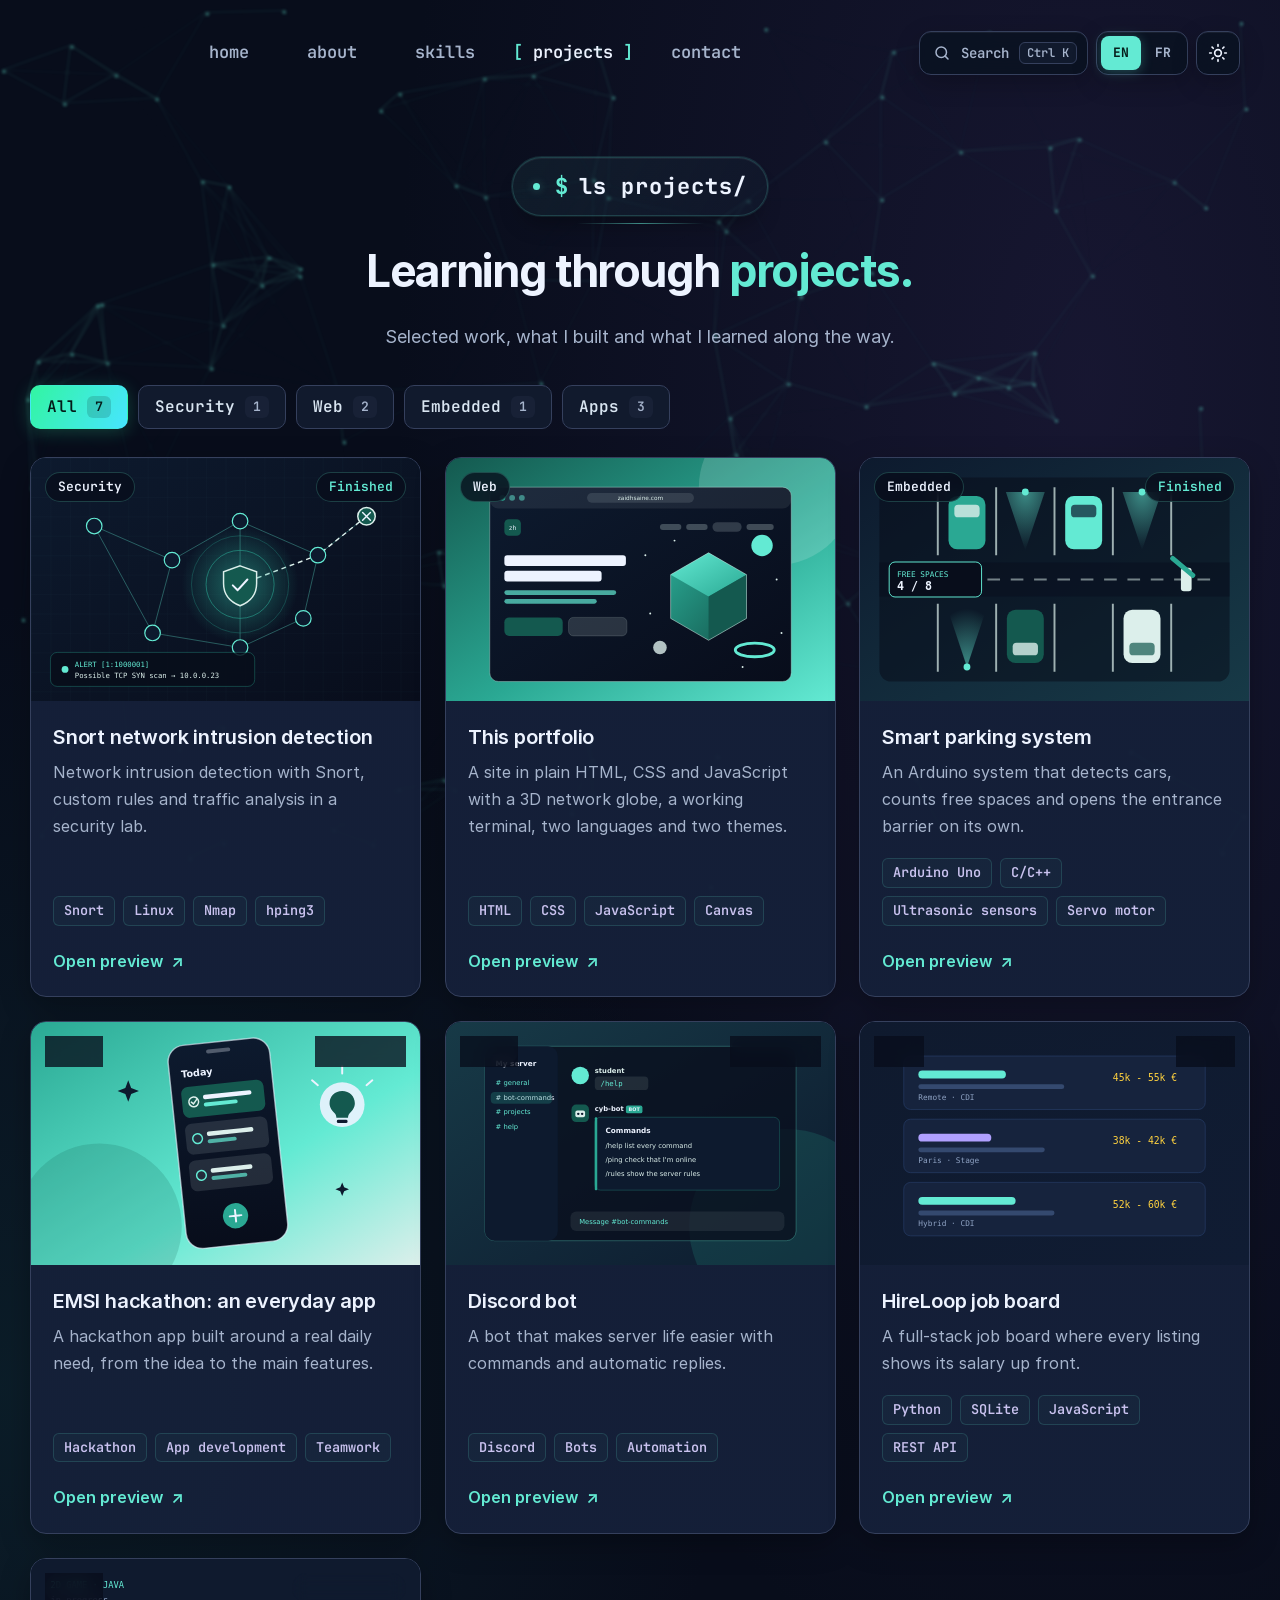
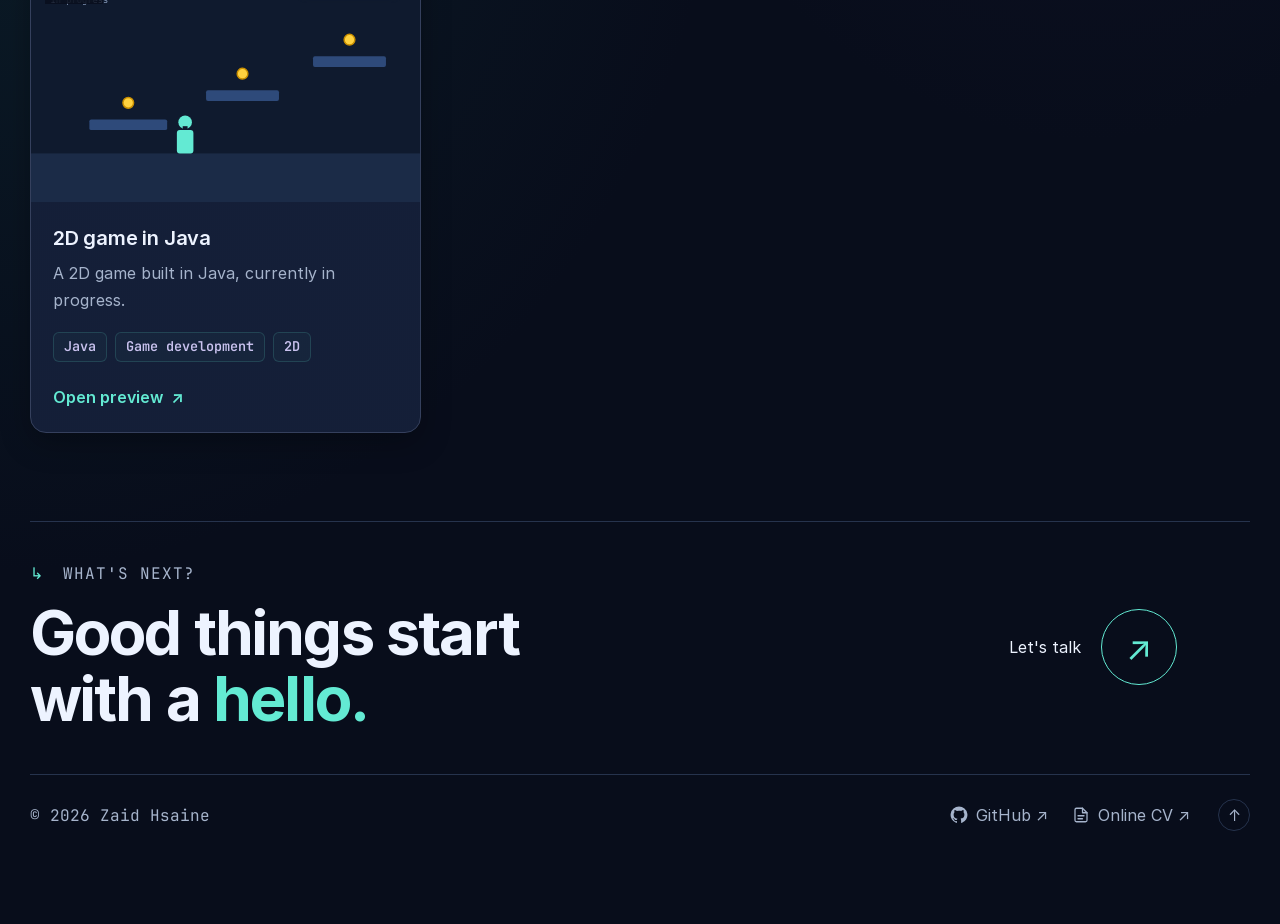
<file: projects.html>
<!doctype html>
<html lang="en">
    <head>
        <meta charset="UTF-8" />
        <meta name="viewport" content="width=device-width, initial-scale=1.0" />
        <meta
            name="description"
            content="School and personal projects — Zaid Hsaine's computer science portfolio."
        />
        <title>Projects | Zaid Hsaine</title>
        <meta name="author" content="Zaid Hsaine" />
    <meta name="theme-color" content="#080d1b" />
    <link rel="canonical" href="https://zaidhsaine.com/projects.html" />
    <meta property="og:type" content="website" />
    <meta property="og:site_name" content="Zaid Hsaine" />
    <meta property="og:title" content="Projects | Zaid Hsaine" />
    <meta property="og:description" content="School and personal projects — Zaid Hsaine's computer science portfolio." />
    <meta property="og:url" content="https://zaidhsaine.com/projects.html" />
    <meta property="og:image" content="https://zaidhsaine.com/epitech%20pic.jpg" />
    <meta property="og:locale" content="en_GB" />
    <meta property="og:locale:alternate" content="fr_FR" />
    <meta name="twitter:card" content="summary" />
    <link rel="preload" href="assets/fonts/Inter-Regular.woff2" as="font" type="font/woff2" crossorigin />
    <link rel="preload" href="assets/fonts/JetBrainsMono-Variable.woff2" as="font" type="font/woff2" crossorigin />
    <script src="theme-init.js?v=controls-1"></script>
    <script src="theme.js?v=merge-3" defer></script>
    <link rel="stylesheet" href="style.css?v=merge-6" />
        <link rel="stylesheet" href="features.css?v=merge-20" />
    <script src="script.js?v=merge-4" defer></script>
    <script src="search.js?v=game-2" defer></script>
    <script src="tilt.js?v=merge-2" defer></script>
    <script src="projects.js?v=merge-1" defer></script>
    <script src="translations.js?v=merge-8" defer></script>
    <script src="language.js?v=controls-1" defer></script>
    <link rel="icon" type="image/svg+xml" href="favicon.svg?v=zh-3" />
    </head>
    <body id="top">
        <a class="info-skip" href="#main">Skip to content</a>
        <canvas id="matrix" aria-hidden="true"></canvas>
        <header>
            <nav aria-label="Main navigation">
                <a href="index.html">Home</a>
                <a href="about.html">About</a>
                <button class="nav-search" type="button" aria-label="Search the site"><span><svg viewBox="0 0 24 24" width="22" height="22" fill="none" stroke="currentColor" stroke-width="2.2" stroke-linecap="round" aria-hidden="true"><circle cx="11" cy="11" r="7"/><path d="m20 20-3.8-3.8"/></svg></span></button><a href="skills.html">Skills</a>
                <a href="projects.html" aria-current="page">Projects</a>
                <a href="contact.html">Contact</a>
            </nav>
        <div class="theme-toolbar" role="toolbar" aria-label="Appearance">
            <div class="appearance-controls">
            <button class="search-open" type="button" aria-label="Search the site" aria-keyshortcuts="Control+K"><svg viewBox="0 0 24 24" width="18" height="18" fill="none" stroke="currentColor" stroke-width="2" stroke-linecap="round" aria-hidden="true"><circle cx="11" cy="11" r="7"/><path d="m20 20-3.8-3.8"/></svg><span class="search-label">Search</span><kbd>Ctrl K</kbd></button>
            <button class="language-toggle" type="button" aria-label="Passer le site en français" lang="fr"><span class="language-option" data-language="en" aria-hidden="true">EN</span><span class="language-option" data-language="fr" aria-hidden="true">FR</span></button>
            <div class="theme-picker">
                <button class="theme-toggle" type="button" aria-label="Switch to light mode" aria-pressed="false"><span class="theme-icon" aria-hidden="true">&#9728;</span></button>
                <div class="theme-options" id="theme-options" role="group" aria-label="Choose appearance" hidden>
                    <button type="button" data-theme-option="light" aria-pressed="false"><span aria-hidden="true">&#9728;</span><span class="theme-option-label">Light mode</span></button>
                    <button type="button" data-theme-option="dark" aria-pressed="true"><span aria-hidden="true">&#9790;</span><span class="theme-option-label">Dark mode</span></button>
                </div>
            </div>
            </div>
            <a class="mobile-brand" href="index.html" aria-label="Portfolio home">~/portfolio<span aria-hidden="true">_</span></a>
        </div>
        </header>
        <main id="main" class="inner-page projects-page" tabindex="-1">
            <div class="page-heading">
                <p class="eyebrow about-command">
                    <span class="command-prompt" aria-hidden="true">$</span> ls
                    projects/
                </p>
                <h1>Learning through <span>projects.</span></h1>
                <p class="page-intro">
                    Selected work, what I built and what I learned along the
                    way.
                </p>
            </div>
            <section class="projects-section" aria-labelledby="selected-work-title">
                <h2 id="selected-work-title" class="visually-hidden">Selected work</h2>
                <div class="project-filters" role="group" aria-label="Filter projects">
                    <button type="button" data-filter="all" aria-pressed="true">All <span class="filter-count">7</span></button>
                    <button type="button" data-filter="security" aria-pressed="false">Security <span class="filter-count">1</span></button>
                    <button type="button" data-filter="web" aria-pressed="false">Web <span class="filter-count">2</span></button>
                    <button type="button" data-filter="embedded" aria-pressed="false">Embedded <span class="filter-count">1</span></button>
                    <button type="button" data-filter="apps" aria-pressed="false">Apps <span class="filter-count">3</span></button>
                </div>
                <ul class="projects-grid">
                <li class="project-tile" id="snort" data-category="security">
                    <article>
                        <div class="tile-cover">
                            <img src="assets/projects/snort.svg" alt="Illustration: a network map with one host flagged by a Snort alert" width="800" height="500" loading="lazy" />
                            <span class="tile-badge">Security</span>
                            <span class="tile-badge tile-status">Finished</span>
                        </div>
                        <div class="tile-body">
                            <h3>Snort network intrusion detection</h3>
                            <p>Network intrusion detection with Snort, custom rules and traffic analysis in a security lab.</p>
                            <ul class="tile-tags" aria-label="Technologies used">
                                <li>Snort</li>
                                <li>Linux</li>
                                <li>Nmap</li>
                                <li>hping3</li>
                            </ul>
                            <button class="tile-open" type="button" aria-haspopup="dialog">Open preview <span aria-hidden="true">↗</span></button>
                        </div>
                    </article>
                    <dialog class="project-preview" aria-labelledby="preview-snort">
                        <div class="preview-top">
                            <div class="tile-cover">
                            <img src="assets/projects/snort.svg" alt="Illustration: a network map with one host flagged by a Snort alert" width="800" height="500" />
                            <span class="tile-badge">Security</span>
                            <span class="tile-badge tile-status">Finished</span>
                        </div>
                            <button class="preview-close" type="button" aria-label="Close preview">
                                <svg viewBox="0 0 24 24" width="20" height="20" fill="none" stroke="currentColor" stroke-width="2" stroke-linecap="round" aria-hidden="true"><path d="M6 6l12 12M18 6L6 18" /></svg>
                            </button>
                        </div>
                        <div class="preview-body">
                            <p class="preview-stack">Snort / Linux / Nmap / hping3 / TCP/IP</p>
                            <h3 id="preview-snort">Snort network intrusion detection</h3>
                            <p class="preview-summary">Network intrusion detection with Snort, custom rules and traffic analysis in a security lab.</p>
                            <dl class="preview-details">
                                    <div>
                                        <dt>Context</dt>
                                        <dd>A cybersecurity training project using Snort for network monitoring.</dd>
                                    </div>
                                    <div>
                                        <dt>Objective</dt>
                                        <dd>Detect suspicious traffic and generate security alerts.</dd>
                                    </div>
                                    <div>
                                        <dt>What I worked on</dt>
                                        <dd>Configuring Snort, writing custom rules and testing them in the lab with Nmap and hping3.</dd>
                                    </div>
                                    <div>
                                        <dt>Skills involved</dt>
                                        <dd>Linux, TCP/IP, detection rules and alert analysis.</dd>
                                    </div>
                            </dl>
                        </div>
                    </dialog>
                </li>
                <li class="project-tile" id="portfolio" data-category="web">
                    <article>
                        <div class="tile-cover">
                            <img src="assets/projects/portfolio.svg" alt="Illustration: a browser window showing a portfolio" width="800" height="500" loading="lazy" />
                            <span class="tile-badge">Web</span>
                        </div>
                        <div class="tile-body">
                            <h3>This portfolio</h3>
                            <p>A site in plain HTML, CSS and JavaScript with a 3D network globe, a working terminal, two languages and two themes.</p>
                            <ul class="tile-tags" aria-label="Technologies used">
                                <li>HTML</li>
                                <li>CSS</li>
                                <li>JavaScript</li>
                                <li>Canvas</li>
                            </ul>
                            <button class="tile-open" type="button" aria-haspopup="dialog">Open preview <span aria-hidden="true">↗</span></button>
                        </div>
                    </article>
                    <dialog class="project-preview" aria-labelledby="preview-portfolio">
                        <div class="preview-top">
                            <div class="tile-cover">
                            <img src="assets/projects/portfolio.svg" alt="Illustration: a browser window showing a portfolio" width="800" height="500" />
                            <span class="tile-badge">Web</span>
                        </div>
                            <button class="preview-close" type="button" aria-label="Close preview">
                                <svg viewBox="0 0 24 24" width="20" height="20" fill="none" stroke="currentColor" stroke-width="2" stroke-linecap="round" aria-hidden="true"><path d="M6 6l12 12M18 6L6 18" /></svg>
                            </button>
                        </div>
                        <div class="preview-body">
                            <p class="preview-stack">HTML / CSS / JavaScript / Canvas / Git</p>
                            <h3 id="preview-portfolio">This portfolio</h3>
                            <p class="preview-summary">A site in plain HTML, CSS and JavaScript with a 3D network globe, a working terminal, two languages and two themes.</p>
                            <dl class="preview-details">
                                    <div>
                                        <dt>Context</dt>
                                        <dd>A portfolio started while learning web development at EPITECH.</dd>
                                    </div>
                                    <div>
                                        <dt>Objective</dt>
                                        <dd>Introduce myself, share my skills and document my projects and progress.</dd>
                                    </div>
                                    <div>
                                        <dt>Skills involved</dt>
                                        <dd>Semantic HTML, CSS layout, responsive design, accessibility, Canvas animation and Git version control.</dd>
                                    </div>
                                    <div>
                                        <dt>Reflection</dt>
                                        <dd>Building every effect by hand, without a framework, showed me how the browser really works.</dd>
                                    </div>
                            </dl>
                                <a class="button" href="https://github.com/hsainezaid0/My-Portfolio" target="_blank" rel="noopener noreferrer">View the code on GitHub ↗</a>
                        </div>
                    </dialog>
                </li>
                <li class="project-tile" id="smart-parking" data-category="embedded">
                    <article>
                        <div class="tile-cover">
                            <img src="assets/projects/parking.svg" alt="Illustration: a smart parking lot seen from above, with sensors, a barrier and a free-space display" width="800" height="500" loading="lazy" />
                            <span class="tile-badge">Embedded</span>
                            <span class="tile-badge tile-status">Finished</span>
                        </div>
                        <div class="tile-body">
                            <h3>Smart parking system</h3>
                            <p>An Arduino system that detects cars, counts free spaces and opens the entrance barrier on its own.</p>
                            <ul class="tile-tags" aria-label="Technologies used">
                                <li>Arduino Uno</li>
                                <li>C/C++</li>
                                <li>Ultrasonic sensors</li>
                                <li>Servo motor</li>
                            </ul>
                            <button class="tile-open" type="button" aria-haspopup="dialog">Open preview <span aria-hidden="true">↗</span></button>
                        </div>
                    </article>
                    <dialog class="project-preview" aria-labelledby="preview-smart-parking">
                        <div class="preview-top">
                            <div class="tile-cover">
                            <img src="assets/projects/parking.svg" alt="Illustration: a smart parking lot seen from above, with sensors, a barrier and a free-space display" width="800" height="500" />
                            <span class="tile-badge">Embedded</span>
                            <span class="tile-badge tile-status">Finished</span>
                        </div>
                            <button class="preview-close" type="button" aria-label="Close preview">
                                <svg viewBox="0 0 24 24" width="20" height="20" fill="none" stroke="currentColor" stroke-width="2" stroke-linecap="round" aria-hidden="true"><path d="M6 6l12 12M18 6L6 18" /></svg>
                            </button>
                        </div>
                        <div class="preview-body">
                            <p class="preview-stack">Arduino Uno / C/C++ / Ultrasonic sensors / Servo motor / LCD I2C</p>
                            <h3 id="preview-smart-parking">Smart parking system</h3>
                            <p class="preview-summary">An Arduino system that detects cars, counts free spaces and opens the entrance barrier on its own.</p>
                            <dl class="preview-details">
                                    <div>
                                        <dt>Context</dt>
                                        <dd>An embedded systems project to automate a small parking lot.</dd>
                                    </div>
                                    <div>
                                        <dt>Objective</dt>
                                        <dd>Detect vehicles, manage availability and control an automatic barrier.</dd>
                                    </div>
                                    <div>
                                        <dt>What I worked on</dt>
                                        <dd>Arduino programming, ultrasonic sensors, barrier control with a servo and live free-space count on an LCD.</dd>
                                    </div>
                                    <div>
                                        <dt>Skills involved</dt>
                                        <dd>C/C++, sensor integration, electronic circuits and embedded automation.</dd>
                                    </div>
                            </dl>
                        </div>
                    </dialog>
                </li>
                <li class="project-tile" id="emsi-hackathon" data-category="apps">
                    <article>
                        <div class="tile-cover">
                            <img src="assets/projects/hackathon.svg" alt="Illustration: a phone showing an everyday-life app" width="800" height="500" loading="lazy" />
                            <span class="tile-badge">Apps</span>
                            <span class="tile-badge tile-status">Finished</span>
                        </div>
                        <div class="tile-body">
                            <h3>EMSI hackathon: an everyday app</h3>
                            <p>A hackathon app built around a real daily need, from the idea to the main features.</p>
                            <ul class="tile-tags" aria-label="Technologies used">
                                <li>Hackathon</li>
                                <li>App development</li>
                                <li>Teamwork</li>
                            </ul>
                            <button class="tile-open" type="button" aria-haspopup="dialog">Open preview <span aria-hidden="true">↗</span></button>
                        </div>
                    </article>
                    <dialog class="project-preview" aria-labelledby="preview-emsi-hackathon">
                        <div class="preview-top">
                            <div class="tile-cover">
                            <img src="assets/projects/hackathon.svg" alt="Illustration: a phone showing an everyday-life app" width="800" height="500" />
                            <span class="tile-badge">Apps</span>
                            <span class="tile-badge tile-status">Finished</span>
                        </div>
                            <button class="preview-close" type="button" aria-label="Close preview">
                                <svg viewBox="0 0 24 24" width="20" height="20" fill="none" stroke="currentColor" stroke-width="2" stroke-linecap="round" aria-hidden="true"><path d="M6 6l12 12M18 6L6 18" /></svg>
                            </button>
                        </div>
                        <div class="preview-body">
                            <p class="preview-stack">Hackathon / App development / Teamwork</p>
                            <h3 id="preview-emsi-hackathon">EMSI hackathon: an everyday app</h3>
                            <p class="preview-summary">A hackathon app built around a real daily need, from the idea to the main features.</p>
                            <dl class="preview-details">
                                    <div>
                                        <dt>Context</dt>
                                        <dd>A hackathon at EMSI focused on applications for everyday use.</dd>
                                    </div>
                                    <div>
                                        <dt>Objective</dt>
                                        <dd>Solve a daily need with a practical application.</dd>
                                    </div>
                                    <div>
                                        <dt>What I worked on</dt>
                                        <dd>Finding a useful idea, defining the main features and building around what users need.</dd>
                                    </div>
                            </dl>
                        </div>
                    </dialog>
                </li>
                <li class="project-tile" id="discord-bot" data-category="apps">
                    <article>
                        <div class="tile-cover">
                            <img src="assets/projects/discord-bot.svg" alt="Illustration: a chat window where a bot answers a command" width="800" height="500" loading="lazy" />
                            <span class="tile-badge">Apps</span>
                            <span class="tile-badge tile-status">Finished</span>
                        </div>
                        <div class="tile-body">
                            <h3>Discord bot</h3>
                            <p>A bot that makes server life easier with commands and automatic replies.</p>
                            <ul class="tile-tags" aria-label="Technologies used">
                                <li>Discord</li>
                                <li>Bots</li>
                                <li>Automation</li>
                            </ul>
                            <button class="tile-open" type="button" aria-haspopup="dialog">Open preview <span aria-hidden="true">↗</span></button>
                        </div>
                    </article>
                    <dialog class="project-preview" aria-labelledby="preview-discord-bot">
                        <div class="preview-top">
                            <div class="tile-cover">
                            <img src="assets/projects/discord-bot.svg" alt="Illustration: a chat window where a bot answers a command" width="800" height="500" />
                            <span class="tile-badge">Apps</span>
                            <span class="tile-badge tile-status">Finished</span>
                        </div>
                            <button class="preview-close" type="button" aria-label="Close preview">
                                <svg viewBox="0 0 24 24" width="20" height="20" fill="none" stroke="currentColor" stroke-width="2" stroke-linecap="round" aria-hidden="true"><path d="M6 6l12 12M18 6L6 18" /></svg>
                            </button>
                        </div>
                        <div class="preview-body">
                            <p class="preview-stack">Discord / Bots / Automation</p>
                            <h3 id="preview-discord-bot">Discord bot</h3>
                            <p class="preview-summary">A bot that makes server life easier with commands and automatic replies.</p>
                            <dl class="preview-details">
                                    <div>
                                        <dt>Objective</dt>
                                        <dd>Make everyday server interactions easier through useful commands and automated responses.</dd>
                                    </div>
                                    <div>
                                        <dt>What I worked on</dt>
                                        <dd>Command handling, event-driven interactions and integration with a Discord server.</dd>
                                    </div>
                            </dl>
                        </div>
                    </dialog>
                </li>
                <li class="project-tile" id="hireloop" data-category="web">
                    <article>
                        <div class="tile-cover">
                            <img src="assets/projects/hireloop.svg" alt="Illustration: job cards with salary ranges" width="800" height="500" loading="lazy" />
                            <span class="tile-badge">Web</span>
                            <span class="tile-badge tile-status">Live</span>
                        </div>
                        <div class="tile-body">
                            <h3>HireLoop job board</h3>
                            <p>A full-stack job board where every listing shows its salary up front.</p>
                            <ul class="tile-tags" aria-label="Technologies used">
                                <li>Python</li>
                                <li>SQLite</li>
                                <li>JavaScript</li>
                                <li>REST API</li>
                            </ul>
                            <button class="tile-open" type="button" aria-haspopup="dialog">Open preview <span aria-hidden="true">↗</span></button>
                        </div>
                    </article>
                    <dialog class="project-preview" aria-labelledby="preview-hireloop">
                        <div class="preview-top">
                            <div class="tile-cover">
                            <img src="assets/projects/hireloop.svg" alt="Illustration: job cards with salary ranges" width="800" height="500" />
                            <span class="tile-badge">Web</span>
                            <span class="tile-badge tile-status">Live</span>
                        </div>
                            <button class="preview-close" type="button" aria-label="Close preview">
                                <svg viewBox="0 0 24 24" width="20" height="20" fill="none" stroke="currentColor" stroke-width="2" stroke-linecap="round" aria-hidden="true"><path d="M6 6l12 12M18 6L6 18" /></svg>
                            </button>
                        </div>
                        <div class="preview-body">
                            <p class="preview-stack">Python / SQLite / JavaScript / REST API</p>
                            <h3 id="preview-hireloop">HireLoop job board</h3>
                            <p class="preview-summary">A full-stack job board where every listing shows its salary up front.</p>
                            <dl class="preview-details">
                                    <div>
                                        <dt>Objective</dt>
                                        <dd>Make job searching more transparent by showing the salary range, contract type and remote policy on every offer.</dd>
                                    </div>
                                    <div>
                                        <dt>What I worked on</dt>
                                        <dd>A REST API in pure Python (standard library only), a SQLite database with automatic migrations, a vanilla JavaScript single-page app in French and English, and security with hashed passwords (PBKDF2), role-based access and rate limiting. Deployed on Render.</dd>
                                    </div>
                            </dl>
                            <p class="preview-links">
                                <a class="button" href="https://github.com/hsainezaid0/Job-Board-" target="_blank" rel="noopener">View the code on GitHub <span aria-hidden="true">↗</span></a>
                                <a class="button" href="https://job-board-1-m97c.onrender.com/" target="_blank" rel="noopener">View the live site <span aria-hidden="true">↗</span></a>
                            </p>
                        </div>
                    </dialog>
                </li>
                <li class="project-tile" id="game-2d" data-category="apps">
                    <article>
                        <div class="tile-cover">
                            <img src="assets/projects/game2d.svg" alt="Illustration: a 2D platformer level with a player and coins" width="800" height="500" loading="lazy" />
                            <span class="tile-badge">Apps</span>
                            <span class="tile-badge tile-status is-progress">In progress</span>
                        </div>
                        <div class="tile-body">
                            <h3>2D game in Java</h3>
                            <p>A 2D game built in Java, currently in progress.</p>
                            <ul class="tile-tags" aria-label="Technologies used">
                                <li>Java</li>
                                <li>Game development</li>
                                <li>2D</li>
                            </ul>
                            <button class="tile-open" type="button" aria-haspopup="dialog">Open preview <span aria-hidden="true">↗</span></button>
                        </div>
                    </article>
                    <dialog class="project-preview" aria-labelledby="preview-game-2d">
                        <div class="preview-top">
                            <div class="tile-cover">
                            <img src="assets/projects/game2d.svg" alt="Illustration: a 2D platformer level with a player and coins" width="800" height="500" />
                            <span class="tile-badge">Apps</span>
                            <span class="tile-badge tile-status is-progress">In progress</span>
                        </div>
                            <button class="preview-close" type="button" aria-label="Close preview">
                                <svg viewBox="0 0 24 24" width="20" height="20" fill="none" stroke="currentColor" stroke-width="2" stroke-linecap="round" aria-hidden="true"><path d="M6 6l12 12M18 6L6 18" /></svg>
                            </button>
                        </div>
                        <div class="preview-body">
                            <p class="preview-stack">Java / Game development / 2D</p>
                            <h3 id="preview-game-2d">2D game in Java</h3>
                            <p class="preview-summary">A 2D game built in Java, currently in progress.</p>
                            <dl class="preview-details">
                                    <div>
                                        <dt>Objective</dt>
                                        <dd>Build a playable 2D game in Java, from the game loop and the controls to the levels.</dd>
                                    </div>
                                    <div>
                                        <dt>Status</dt>
                                        <dd>In progress. I'm still building it and will add more details as it grows.</dd>
                                    </div>
                            </dl>
                        </div>
                    </dialog>
                </li>
                </ul>
            </section>
            <footer id="footer-preview" class="page-footer portfolio-footer">
                <div class="footer-invitation">
                    <div>
                        <p class="footer-kicker">
                            <span aria-hidden="true">↳</span> WHAT'S NEXT?
                        </p>
                        <h2>
                            Good things start<br />with a <span>hello.</span>
                        </h2>
                    </div>
                    <a
                        class="footer-hello"
                        href="contact.html"
                        aria-label="Get in touch"
                    >
                        <span>Let's talk</span>
                        <span class="footer-arrow" aria-hidden="true">↗</span>
                    </a>
                </div>
                <div class="footer-baseline">
                    <span class="footer-copyright footer-owner"
                        >© 2026 Zaid Hsaine</span
                    >
                    <nav class="footer-links" aria-label="Footer navigation">
                        <a
                            href="https://github.com/hsainezaid0"
                            target="_blank"
                            rel="noopener noreferrer"
                        >
                            <svg
                                class="footer-link-icon"
                                viewBox="0 0 24 24"
                                aria-hidden="true"
                                fill="currentColor"
                            >
                                <path
                                    d="M12 .75a11.25 11.25 0 0 0-3.558 21.923c.563.104.77-.244.77-.542v-2.095c-3.13.68-3.79-1.328-3.79-1.328-.512-1.3-1.25-1.646-1.25-1.646-1.023-.7.078-.686.078-.686 1.13.08 1.725 1.16 1.725 1.16 1.006 1.724 2.64 1.226 3.283.938.102-.729.394-1.226.716-1.508-2.499-.285-5.126-1.25-5.126-5.563 0-1.229.44-2.232 1.16-3.019-.117-.284-.503-1.428.11-2.977 0 0 .945-.302 3.094 1.153A10.79 10.79 0 0 1 12 6.18c.956.004 1.918.13 2.817.38 2.148-1.455 3.09-1.153 3.09-1.153.615 1.549.229 2.693.112 2.977.722.787 1.158 1.79 1.158 3.019 0 4.324-2.632 5.275-5.139 5.554.404.35.764 1.04.764 2.096v3.078c0 .3.203.65.774.54A11.252 11.252 0 0 0 12 .75Z"
                                />
                            </svg>
                            <span>GitHub ↗</span>
                        </a>
                        <a
                            href="https://hsainezaid0.github.io/CV---RESUME/"
                            target="_blank"
                            rel="noopener noreferrer"
                        >
                            <svg
                                class="footer-link-icon"
                                viewBox="0 0 24 24"
                                aria-hidden="true"
                                fill="none"
                                stroke="currentColor"
                                stroke-width="1.7"
                                stroke-linecap="round"
                                stroke-linejoin="round"
                            >
                                <path
                                    d="M14 3H6a2 2 0 0 0-2 2v14a2 2 0 0 0 2 2h12a2 2 0 0 0 2-2V9Z"
                                />
                                <path d="M14 3v6h6M8 13h8M8 17h6" />
                            </svg>
                            <span>Online CV ↗</span>
                        </a>
                    </nav>
                    <a class="footer-top" href="#top" aria-label="Back to top"
                        >↑</a
                    >
                </div>
            </footer>
        </main>
    </body>
</html>
</file>
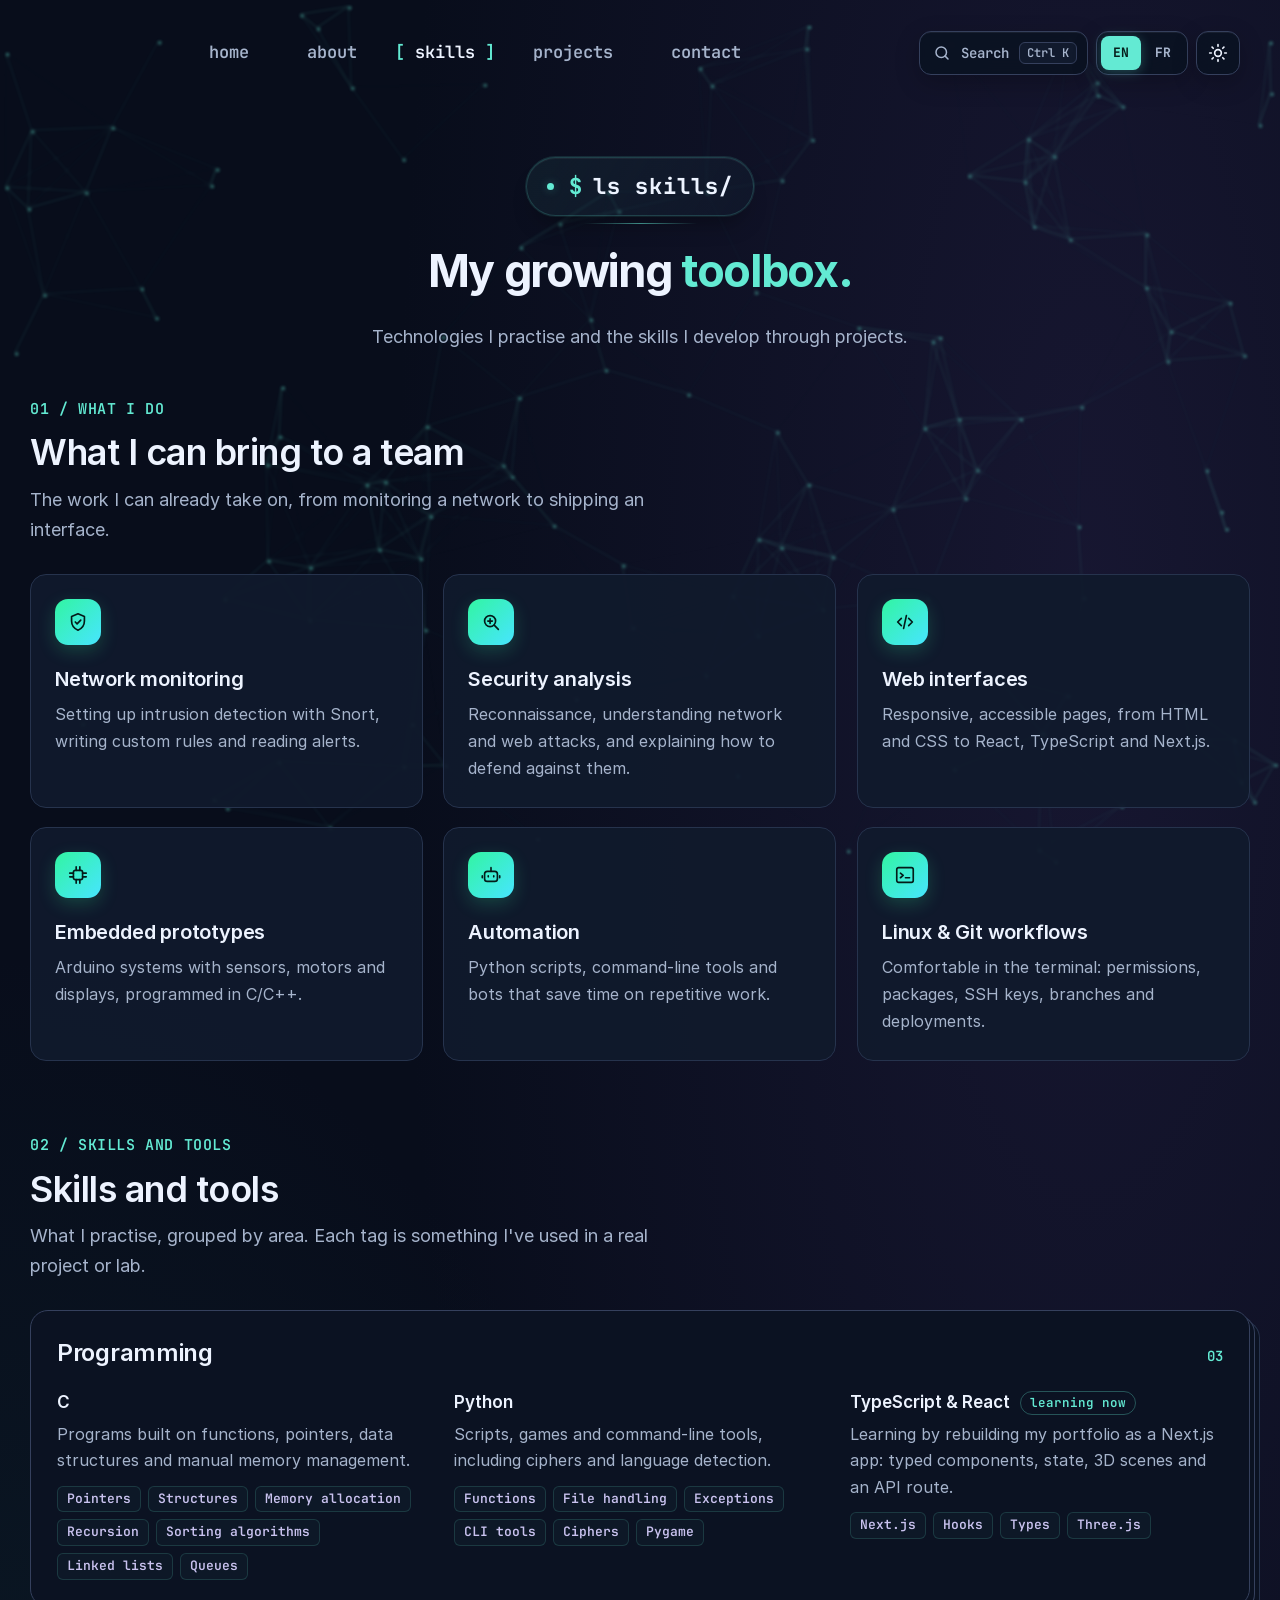
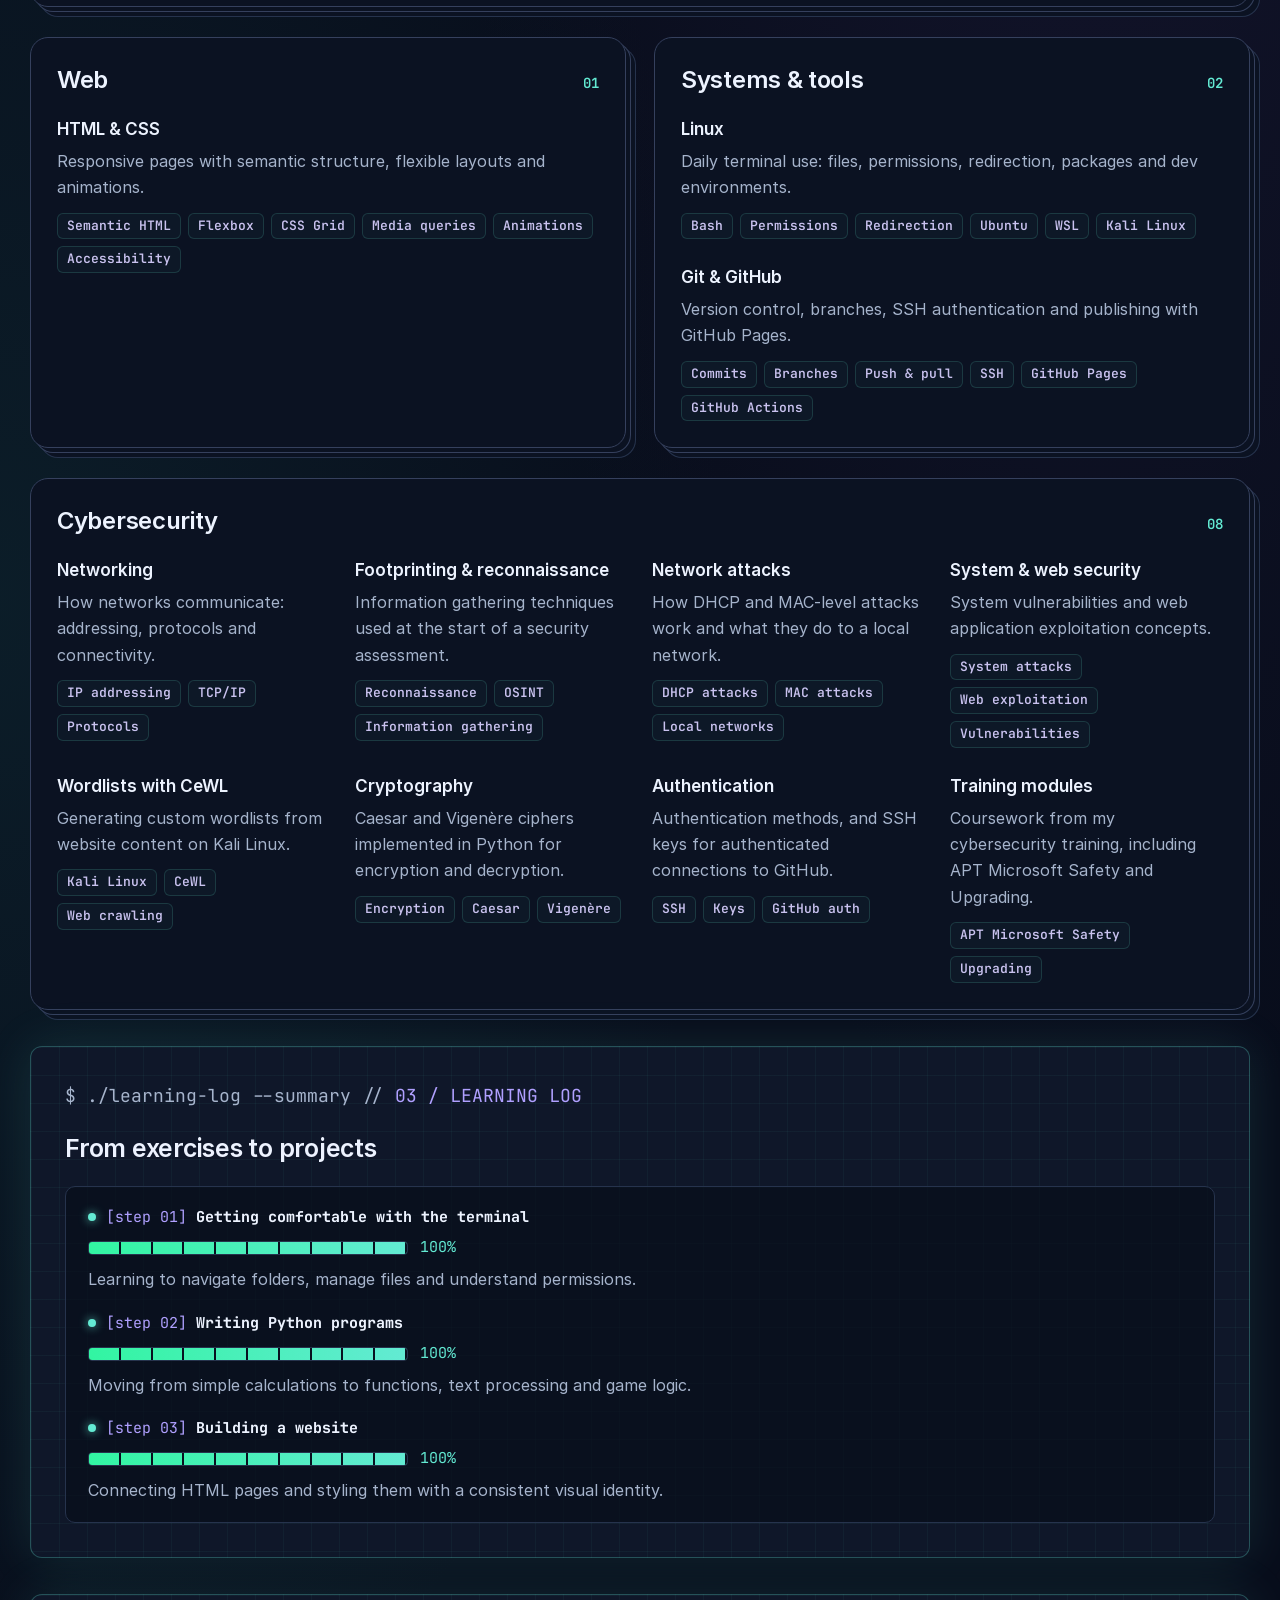
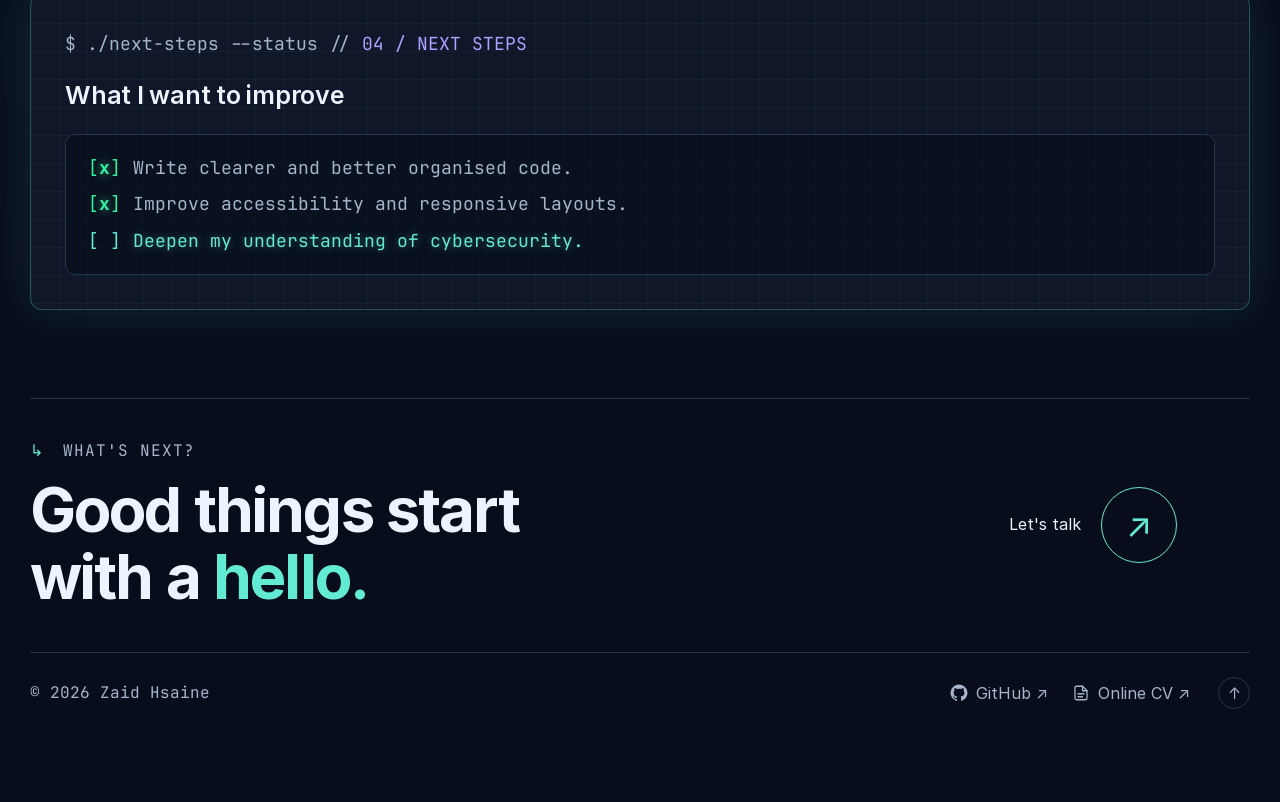
<file: skills.html>
<!doctype html>
<html lang="en">
    <head>
        <meta charset="UTF-8" />
        <meta name="viewport" content="width=device-width,initial-scale=1" />
        <meta
            name="description"
            content="Zaid Hsaine’s skills: network monitoring with Snort, security analysis, web interfaces, embedded prototypes, automation, Linux and Git."
        />
        <title>Skills | Zaid Hsaine</title>
        <meta name="author" content="Zaid Hsaine" />
    <meta name="theme-color" content="#080d1b" />
    <link rel="canonical" href="https://zaidhsaine.com/skills.html" />
    <meta property="og:type" content="website" />
    <meta property="og:site_name" content="Zaid Hsaine" />
    <meta property="og:title" content="Skills | Zaid Hsaine" />
    <meta property="og:description" content="Zaid Hsaine’s skills: network monitoring with Snort, security analysis, web interfaces, embedded prototypes, automation, Linux and Git." />
    <meta property="og:url" content="https://zaidhsaine.com/skills.html" />
    <meta property="og:image" content="https://zaidhsaine.com/epitech%20pic.jpg" />
    <meta property="og:locale" content="en_GB" />
    <meta property="og:locale:alternate" content="fr_FR" />
    <meta name="twitter:card" content="summary" />
    <link rel="preload" href="assets/fonts/Inter-Regular.woff2" as="font" type="font/woff2" crossorigin />
    <link rel="preload" href="assets/fonts/JetBrainsMono-Variable.woff2" as="font" type="font/woff2" crossorigin />
    <script src="theme-init.js?v=controls-1"></script>
    <script src="theme.js?v=merge-3" defer></script>
    <link rel="stylesheet" href="style.css?v=merge-6" />
    <link rel="stylesheet" href="features.css?v=merge-20" />
    <script src="script.js?v=merge-4" defer></script>
    <script src="search.js?v=game-2" defer></script>
    <script src="tilt.js?v=merge-2" defer></script>
    <script src="translations.js?v=merge-8" defer></script>
    <script src="language.js?v=controls-1" defer></script>
    <link rel="icon" type="image/svg+xml" href="favicon.svg?v=zh-3" />
    </head>

    <body id="top">
        <a class="info-skip" href="#main">Skip to content</a>
        <canvas id="matrix" aria-hidden="true"></canvas>
        <header>
            <nav aria-label="Main navigation">
                <a href="index.html">Home</a>
                <a href="about.html">About</a>
                <button class="nav-search" type="button" aria-label="Search the site"><span><svg viewBox="0 0 24 24" width="22" height="22" fill="none" stroke="currentColor" stroke-width="2.2" stroke-linecap="round" aria-hidden="true"><circle cx="11" cy="11" r="7"/><path d="m20 20-3.8-3.8"/></svg></span></button><a href="skills.html" aria-current="page">Skills</a>
                <a href="projects.html">Projects</a>
                <a href="contact.html">Contact</a>
            </nav>
        <div class="theme-toolbar" role="toolbar" aria-label="Appearance">
            <div class="appearance-controls">
            <button class="search-open" type="button" aria-label="Search the site" aria-keyshortcuts="Control+K"><svg viewBox="0 0 24 24" width="18" height="18" fill="none" stroke="currentColor" stroke-width="2" stroke-linecap="round" aria-hidden="true"><circle cx="11" cy="11" r="7"/><path d="m20 20-3.8-3.8"/></svg><span class="search-label">Search</span><kbd>Ctrl K</kbd></button>
            <button class="language-toggle" type="button" aria-label="Passer le site en français" lang="fr"><span class="language-option" data-language="en" aria-hidden="true">EN</span><span class="language-option" data-language="fr" aria-hidden="true">FR</span></button>
            <div class="theme-picker">
                <button class="theme-toggle" type="button" aria-label="Switch to light mode" aria-pressed="false"><span class="theme-icon" aria-hidden="true">&#9728;</span></button>
                <div class="theme-options" id="theme-options" role="group" aria-label="Choose appearance" hidden>
                    <button type="button" data-theme-option="light" aria-pressed="false"><span aria-hidden="true">&#9728;</span><span class="theme-option-label">Light mode</span></button>
                    <button type="button" data-theme-option="dark" aria-pressed="true"><span aria-hidden="true">&#9790;</span><span class="theme-option-label">Dark mode</span></button>
                </div>
            </div>
            </div>
            <a class="mobile-brand" href="index.html" aria-label="Portfolio home">~/portfolio<span aria-hidden="true">_</span></a>
        </div>
        </header>
        <main class="inner-page skills-page" id="main" tabindex="-1">
            <div class="page-heading">
                <p class="eyebrow about-command">
                    <span class="command-prompt" aria-hidden="true">$</span> ls
                    skills/
                </p>
                <h1>My growing <span>toolbox.</span></h1>
                <p class="page-intro">
                    Technologies I practise and the skills I develop through
                    projects.
                </p>
            </div>
            <section class="services-section" aria-labelledby="services-title">
                <div class="skills-heading">
                    <p class="panel-label">01 / WHAT I DO</p>
                    <h2 id="services-title">What I can bring to a team</h2>
                    <p>The work I can already take on, from monitoring a network to shipping an interface.</p>
                </div>
                <ul class="service-grid">
                    <li class="service-card">
                        <span class="explore-icon" aria-hidden="true"><svg viewBox="0 0 24 24" width="22" height="22" fill="none" stroke="currentColor" stroke-width="1.8" stroke-linecap="round" stroke-linejoin="round"><path d="M12 3 5 6v5c0 4.5 3 8.3 7 10 4-1.7 7-5.5 7-10V6z"/><path d="m9 12 2 2 4-4"/></svg></span>
                        <h3>Network monitoring</h3>
                        <p>Setting up intrusion detection with Snort, writing custom rules and reading alerts.</p>
                    </li>
                    <li class="service-card">
                        <span class="explore-icon" aria-hidden="true"><svg viewBox="0 0 24 24" width="22" height="22" fill="none" stroke="currentColor" stroke-width="1.8" stroke-linecap="round" stroke-linejoin="round"><circle cx="11" cy="11" r="6"/><path d="m20 20-4.5-4.5M11 8.5v5M8.5 11h5"/></svg></span>
                        <h3>Security analysis</h3>
                        <p>Reconnaissance, understanding network and web attacks, and explaining how to defend against them.</p>
                    </li>
                    <li class="service-card">
                        <span class="explore-icon" aria-hidden="true"><svg viewBox="0 0 24 24" width="22" height="22" fill="none" stroke="currentColor" stroke-width="1.8" stroke-linecap="round" stroke-linejoin="round"><path d="m8 8-4 4 4 4M16 8l4 4-4 4M13.5 5l-3 14"/></svg></span>
                        <h3>Web interfaces</h3>
                        <p>Responsive, accessible pages, from HTML and CSS to React, TypeScript and Next.js.</p>
                    </li>
                    <li class="service-card">
                        <span class="explore-icon" aria-hidden="true"><svg viewBox="0 0 24 24" width="22" height="22" fill="none" stroke="currentColor" stroke-width="1.8" stroke-linecap="round" stroke-linejoin="round"><rect x="7" y="7" width="10" height="10" rx="2"/><path d="M10 3v4M14 3v4M10 17v4M14 17v4M3 10h4M3 14h4M17 10h4M17 14h4"/></svg></span>
                        <h3>Embedded prototypes</h3>
                        <p>Arduino systems with sensors, motors and displays, programmed in C/C++.</p>
                    </li>
                    <li class="service-card">
                        <span class="explore-icon" aria-hidden="true"><svg viewBox="0 0 24 24" width="22" height="22" fill="none" stroke="currentColor" stroke-width="1.8" stroke-linecap="round" stroke-linejoin="round"><rect x="5" y="8" width="14" height="11" rx="3"/><path d="M12 4v4M9 13v1M15 13v1M2.5 13v2M21.5 13v2"/></svg></span>
                        <h3>Automation</h3>
                        <p>Python scripts, command-line tools and bots that save time on repetitive work.</p>
                    </li>
                    <li class="service-card">
                        <span class="explore-icon" aria-hidden="true"><svg viewBox="0 0 24 24" width="22" height="22" fill="none" stroke="currentColor" stroke-width="1.8" stroke-linecap="round" stroke-linejoin="round"><rect x="3" y="4" width="18" height="16" rx="2"/><path d="m7 10 3 2.5L7 15M12.5 15H17"/></svg></span>
                        <h3>Linux &amp; Git workflows</h3>
                        <p>Comfortable in the terminal: permissions, packages, SSH keys, branches and deployments.</p>
                    </li>
                </ul>
            </section>
            <section class="expertise-section" aria-labelledby="expertise-title">
                <div class="skills-heading">
                    <p class="panel-label">02 / SKILLS AND TOOLS</p>
                    <h2 id="expertise-title">Skills and tools</h2>
                    <p>What I practise, grouped by area. Each tag is something I've used in a real project or lab.</p>
                </div>
                <div class="skill-groups">
                    <section class="skill-group skill-group-programming" aria-labelledby="group-programming">
                        <div class="skill-group-head">
                            <h3 id="group-programming">Programming</h3>
                            <span class="skill-count" aria-hidden="true">03</span>
                        </div>
                        <ul class="skill-items">
                            <li class="skill-item">
                                <h4>C</h4>
                                <p>Programs built on functions, pointers, data structures and manual memory management.</p>
                                <ul class="skill-tags"><li>Pointers</li><li>Structures</li><li>Memory allocation</li><li>Recursion</li><li>Sorting algorithms</li><li>Linked lists</li><li>Queues</li></ul>
                            </li>
                            <li class="skill-item">
                                <h4>Python</h4>
                                <p>Scripts, games and command-line tools, including ciphers and language detection.</p>
                                <ul class="skill-tags"><li>Functions</li><li>File handling</li><li>Exceptions</li><li>CLI tools</li><li>Ciphers</li><li>Pygame</li></ul>
                            </li>
                            <li class="skill-item">
                                <h4>TypeScript &amp; React <span class="skill-learning">learning now</span></h4>
                                <p>Learning by rebuilding my portfolio as a Next.js app: typed components, state, 3D scenes and an API route.</p>
                                <ul class="skill-tags"><li>Next.js</li><li>Hooks</li><li>Types</li><li>Three.js</li></ul>
                            </li>
                        </ul>
                    </section>
                    <section class="skill-group skill-group-web" aria-labelledby="group-web">
                        <div class="skill-group-head">
                            <h3 id="group-web">Web</h3>
                            <span class="skill-count" aria-hidden="true">01</span>
                        </div>
                        <ul class="skill-items">
                            <li class="skill-item">
                                <h4>HTML &amp; CSS</h4>
                                <p>Responsive pages with semantic structure, flexible layouts and animations.</p>
                                <ul class="skill-tags"><li>Semantic HTML</li><li>Flexbox</li><li>CSS Grid</li><li>Media queries</li><li>Animations</li><li>Accessibility</li></ul>
                            </li>
                        </ul>
                    </section>
                    <section class="skill-group skill-group-tools" aria-labelledby="group-tools">
                        <div class="skill-group-head">
                            <h3 id="group-tools">Systems &amp; tools</h3>
                            <span class="skill-count" aria-hidden="true">02</span>
                        </div>
                        <ul class="skill-items">
                            <li class="skill-item">
                                <h4>Linux</h4>
                                <p>Daily terminal use: files, permissions, redirection, packages and dev environments.</p>
                                <ul class="skill-tags"><li>Bash</li><li>Permissions</li><li>Redirection</li><li>Ubuntu</li><li>WSL</li><li>Kali Linux</li></ul>
                            </li>
                            <li class="skill-item">
                                <h4>Git &amp; GitHub</h4>
                                <p>Version control, branches, SSH authentication and publishing with GitHub Pages.</p>
                                <ul class="skill-tags"><li>Commits</li><li>Branches</li><li>Push &amp; pull</li><li>SSH</li><li>GitHub Pages</li><li>GitHub Actions</li></ul>
                            </li>
                        </ul>
                    </section>
                    <section class="skill-group skill-group-security" aria-labelledby="group-security">
                        <div class="skill-group-head">
                            <h3 id="group-security">Cybersecurity</h3>
                            <span class="skill-count" aria-hidden="true">08</span>
                        </div>
                        <ul class="skill-items">
                            <li class="skill-item">
                                <h4>Networking</h4>
                                <p>How networks communicate: addressing, protocols and connectivity.</p>
                                <ul class="skill-tags"><li>IP addressing</li><li>TCP/IP</li><li>Protocols</li></ul>
                            </li>
                            <li class="skill-item">
                                <h4>Footprinting &amp; reconnaissance</h4>
                                <p>Information gathering techniques used at the start of a security assessment.</p>
                                <ul class="skill-tags"><li>Reconnaissance</li><li>OSINT</li><li>Information gathering</li></ul>
                            </li>
                            <li class="skill-item">
                                <h4>Network attacks</h4>
                                <p>How DHCP and MAC-level attacks work and what they do to a local network.</p>
                                <ul class="skill-tags"><li>DHCP attacks</li><li>MAC attacks</li><li>Local networks</li></ul>
                            </li>
                            <li class="skill-item">
                                <h4>System &amp; web security</h4>
                                <p>System vulnerabilities and web application exploitation concepts.</p>
                                <ul class="skill-tags"><li>System attacks</li><li>Web exploitation</li><li>Vulnerabilities</li></ul>
                            </li>
                            <li class="skill-item">
                                <h4>Wordlists with CeWL</h4>
                                <p>Generating custom wordlists from website content on Kali Linux.</p>
                                <ul class="skill-tags"><li>Kali Linux</li><li>CeWL</li><li>Web crawling</li></ul>
                            </li>
                            <li class="skill-item">
                                <h4>Cryptography</h4>
                                <p>Caesar and Vigenère ciphers implemented in Python for encryption and decryption.</p>
                                <ul class="skill-tags"><li>Encryption</li><li>Caesar</li><li>Vigenère</li></ul>
                            </li>
                            <li class="skill-item">
                                <h4>Authentication</h4>
                                <p>Authentication methods, and SSH keys for authenticated connections to GitHub.</p>
                                <ul class="skill-tags"><li>SSH</li><li>Keys</li><li>GitHub auth</li></ul>
                            </li>
                            <li class="skill-item">
                                <h4>Training modules</h4>
                                <p>Coursework from my cybersecurity training, including APT Microsoft Safety and Upgrading.</p>
                                <ul class="skill-tags"><li>APT Microsoft Safety</li><li>Upgrading</li></ul>
                            </li>
                        </ul>
                    </section>
                </div>
            </section>
            <section class="panel section-space term-log">
                <p class="exp-cmd">$ ./learning-log --summary // <span>03 / LEARNING LOG</span></p>
                <h2>From exercises to projects</h2>
                <div class="term-out">
                    <div class="term-entry">
                        <p class="term-head"><span class="term-dot" aria-hidden="true"></span><span class="term-tag">[step 01]</span> <span class="term-title">Getting comfortable with the terminal</span></p>
                        <p class="term-progress"><span class="term-track"><span class="term-fill"></span></span><span class="term-pct">100%</span></p>
                        <p>Learning to navigate folders, manage files and understand permissions.</p>
                    </div>
                    <div class="term-entry">
                        <p class="term-head"><span class="term-dot" aria-hidden="true"></span><span class="term-tag">[step 02]</span> <span class="term-title">Writing Python programs</span></p>
                        <p class="term-progress"><span class="term-track"><span class="term-fill"></span></span><span class="term-pct">100%</span></p>
                        <p>Moving from simple calculations to functions, text processing and game logic.</p>
                    </div>
                    <div class="term-entry">
                        <p class="term-head"><span class="term-dot" aria-hidden="true"></span><span class="term-tag">[step 03]</span> <span class="term-title">Building a website</span></p>
                        <p class="term-progress"><span class="term-track"><span class="term-fill"></span></span><span class="term-pct">100%</span></p>
                        <p>Connecting HTML pages and styling them with a consistent visual identity.</p>
                    </div>
                </div>
            </section>
            <section class="panel section-space term-log">
                <p class="exp-cmd">$ ./next-steps --status // <span>04 / NEXT STEPS</span></p>
                <h2>What I want to improve</h2>
                <div class="term-out">
                    <p class="term-line"><span class="term-box term-done"><span class="term-mark">x</span></span>Write clearer and better organised code.</p>
                    <p class="term-line"><span class="term-box term-done"><span class="term-mark">x</span></span>Improve accessibility and responsive layouts.</p>
                    <p class="term-line"><span class="term-box term-todo"><span class="term-mark">&nbsp;</span></span><span class="term-next">Deepen my understanding of cybersecurity.</span></p>
                </div>
            </section>
            <footer id="footer-preview" class="page-footer portfolio-footer">
                <div class="footer-invitation">
                    <div>
                        <p class="footer-kicker">
                            <span aria-hidden="true">↳</span> WHAT'S NEXT?
                        </p>
                        <h2>
                            Good things start<br />with a <span>hello.</span>
                        </h2>
                    </div>
                    <a
                        class="footer-hello"
                        href="contact.html"
                        aria-label="Get in touch"
                    >
                        <span>Let's talk</span>
                        <span class="footer-arrow" aria-hidden="true">↗</span>
                    </a>
                </div>
                <div class="footer-baseline">
                    <span class="footer-copyright footer-owner"
                        >© 2026 Zaid Hsaine</span
                    >
                    <nav class="footer-links" aria-label="Footer navigation">
                        <a
                            href="https://github.com/hsainezaid0"
                            target="_blank"
                            rel="noopener noreferrer"
                        >
                            <svg
                                class="footer-link-icon"
                                viewBox="0 0 24 24"
                                aria-hidden="true"
                                fill="currentColor"
                            >
                                <path
                                    d="M12 .75a11.25 11.25 0 0 0-3.558 21.923c.563.104.77-.244.77-.542v-2.095c-3.13.68-3.79-1.328-3.79-1.328-.512-1.3-1.25-1.646-1.25-1.646-1.023-.7.078-.686.078-.686 1.13.08 1.725 1.16 1.725 1.16 1.006 1.724 2.64 1.226 3.283.938.102-.729.394-1.226.716-1.508-2.499-.285-5.126-1.25-5.126-5.563 0-1.229.44-2.232 1.16-3.019-.117-.284-.503-1.428.11-2.977 0 0 .945-.302 3.094 1.153A10.79 10.79 0 0 1 12 6.18c.956.004 1.918.13 2.817.38 2.148-1.455 3.09-1.153 3.09-1.153.615 1.549.229 2.693.112 2.977.722.787 1.158 1.79 1.158 3.019 0 4.324-2.632 5.275-5.139 5.554.404.35.764 1.04.764 2.096v3.078c0 .3.203.65.774.54A11.252 11.252 0 0 0 12 .75Z"
                                />
                            </svg>
                            <span>GitHub ↗</span>
                        </a>
                        <a
                            href="https://hsainezaid0.github.io/CV---RESUME/"
                            target="_blank"
                            rel="noopener noreferrer"
                        >
                            <svg
                                class="footer-link-icon"
                                viewBox="0 0 24 24"
                                aria-hidden="true"
                                fill="none"
                                stroke="currentColor"
                                stroke-width="1.7"
                                stroke-linecap="round"
                                stroke-linejoin="round"
                            >
                                <path
                                    d="M14 3H6a2 2 0 0 0-2 2v14a2 2 0 0 0 2 2h12a2 2 0 0 0 2-2V9Z"
                                />
                                <path d="M14 3v6h6M8 13h8M8 17h6" />
                            </svg>
                            <span>Online CV ↗</span>
                        </a>
                    </nav>
                    <a class="footer-top" href="#top" aria-label="Back to top"
                        >↑</a
                    >
                </div>
            </footer>
        </main>
    </body>
</html>
</file>
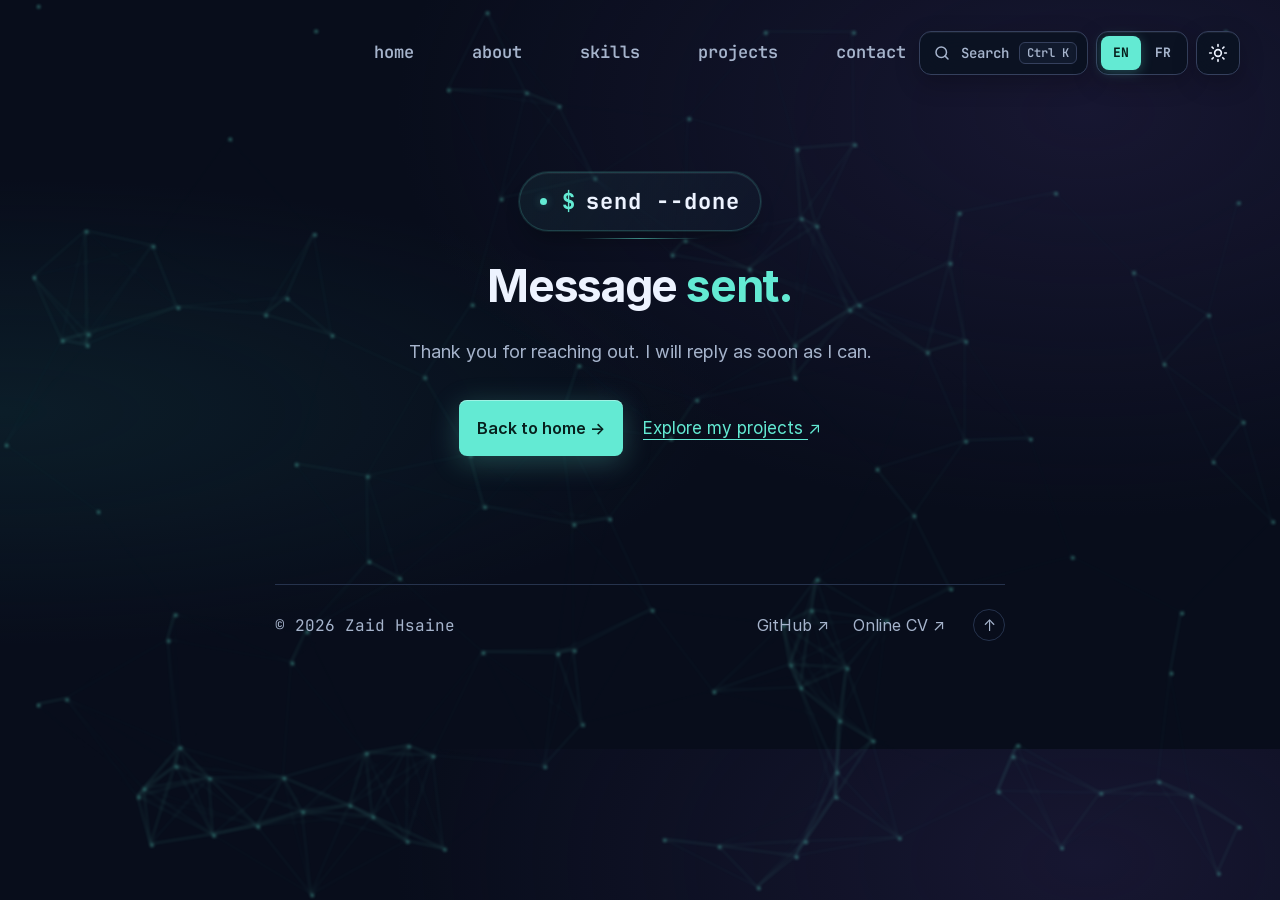
<file: thanks.html>
<!doctype html>
<html lang="en">
    <head>
        <meta charset="UTF-8" />
        <meta name="viewport" content="width=device-width,initial-scale=1" />
        <meta
            name="description"
            content="Confirmation that your message to Zaid Hsaine was sent."
        />
        <title>Message sent | Zaid Hsaine</title>
        <meta name="robots" content="noindex" />
    <meta name="author" content="Zaid Hsaine" />
    <meta name="theme-color" content="#080d1b" />
    <link rel="preload" href="assets/fonts/Inter-Regular.woff2" as="font" type="font/woff2" crossorigin />
    <link rel="preload" href="assets/fonts/JetBrainsMono-Variable.woff2" as="font" type="font/woff2" crossorigin />
    <script src="theme-init.js?v=controls-1"></script>
    <script src="theme.js?v=merge-3" defer></script>
    <link rel="stylesheet" href="style.css?v=merge-6" />
    <script src="script.js?v=merge-4" defer></script>
    <script src="search.js?v=game-2" defer></script>
    <script src="translations.js?v=merge-8" defer></script>
    <script src="language.js?v=controls-1" defer></script>
    <link rel="icon" type="image/svg+xml" href="favicon.svg?v=zh-3" />
    </head>

    <body id="top">
        <a class="info-skip" href="#main">Skip to content</a>
        <canvas id="matrix" aria-hidden="true"></canvas>
        <header>
            <nav aria-label="Main navigation">
                <a href="index.html">Home</a><a href="about.html">About</a
                ><button class="nav-search" type="button" aria-label="Search the site"><span><svg viewBox="0 0 24 24" width="22" height="22" fill="none" stroke="currentColor" stroke-width="2.2" stroke-linecap="round" aria-hidden="true"><circle cx="11" cy="11" r="7"/><path d="m20 20-3.8-3.8"/></svg></span></button><a href="skills.html">Skills</a
                ><a href="projects.html">Projects</a
                ><a href="contact.html">Contact</a>
            </nav>
        <div class="theme-toolbar" role="toolbar" aria-label="Appearance">
            <div class="appearance-controls">
            <button class="search-open" type="button" aria-label="Search the site" aria-keyshortcuts="Control+K"><svg viewBox="0 0 24 24" width="18" height="18" fill="none" stroke="currentColor" stroke-width="2" stroke-linecap="round" aria-hidden="true"><circle cx="11" cy="11" r="7"/><path d="m20 20-3.8-3.8"/></svg><span class="search-label">Search</span><kbd>Ctrl K</kbd></button>
            <button class="language-toggle" type="button" aria-label="Passer le site en français" lang="fr"><span class="language-option" data-language="en" aria-hidden="true">EN</span><span class="language-option" data-language="fr" aria-hidden="true">FR</span></button>
            <div class="theme-picker">
                <button class="theme-toggle" type="button" aria-label="Switch to light mode" aria-pressed="false"><span class="theme-icon" aria-hidden="true">&#9728;</span></button>
                <div class="theme-options" id="theme-options" role="group" aria-label="Choose appearance" hidden>
                    <button type="button" data-theme-option="light" aria-pressed="false"><span aria-hidden="true">&#9728;</span><span class="theme-option-label">Light mode</span></button>
                    <button type="button" data-theme-option="dark" aria-pressed="true"><span aria-hidden="true">&#9790;</span><span class="theme-option-label">Dark mode</span></button>
                </div>
            </div>
            </div>
            <a class="mobile-brand" href="index.html" aria-label="Portfolio home">~/portfolio<span aria-hidden="true">_</span></a>
        </div>
        </header>
        <main id="main" class="inner-page status-page" tabindex="-1">
            <div class="page-heading">
                <p class="eyebrow about-command">
                    <span class="command-prompt" aria-hidden="true">$</span>
                    send --done
                </p>
                <h1>Message <span>sent.</span></h1>
                <p class="page-intro">
                    Thank you for reaching out. I will reply as soon as I can.
                </p>
            </div>
            <div class="actions">
                <a class="button" href="index.html">Back to home →</a>
                <a class="about-link" href="projects.html"
                    >Explore my projects ↗</a
                >
            </div>

            <footer id="footer-preview" class="page-footer portfolio-footer">
                <div class="footer-baseline">
                    <span class="footer-copyright footer-owner"
                        >© 2026 Zaid Hsaine</span
                    >
                    <nav class="footer-links" aria-label="Footer navigation">
                        <a
                            href="https://github.com/hsainezaid0"
                            target="_blank"
                            rel="noopener noreferrer"
                            >GitHub ↗</a
                        ><a
                            href="https://hsainezaid0.github.io/CV---RESUME/"
                            target="_blank"
                            rel="noopener noreferrer"
                            >Online CV ↗</a
                        >
                    </nav>
                    <a class="footer-top" href="#top" aria-label="Back to top"
                        >↑</a
                    >
                </div>
            </footer>
        </main>
    </body>
</html>
</file>
<file: style.css>
/*
POLICES : fichiers heberges avec le site (aucun appel a un service externe).
Inter = texte courant et titres, tres lisible a l'ecran.
JetBrains Mono = accents "terminal" (etiquettes, code, commandes).
font-display: swap affiche le texte tout de suite avec une police systeme,
puis la remplace quand le fichier est charge.
*/
@font-face {
    font-family: "Inter";
    src: url("assets/fonts/Inter-Regular.woff2") format("woff2");
    font-weight: 400;
    font-style: normal;
    font-display: swap;
}
@font-face {
    font-family: "Inter";
    src: url("assets/fonts/Inter-SemiBold.woff2") format("woff2");
    font-weight: 600;
    font-style: normal;
    font-display: swap;
}
@font-face {
    font-family: "Inter";
    src: url("assets/fonts/Inter-Bold.woff2") format("woff2");
    font-weight: 700;
    font-style: normal;
    font-display: swap;
}
@font-face {
    font-family: "JetBrains Mono";
    src: url("assets/fonts/JetBrainsMono-Variable.woff2") format("woff2");
    font-weight: 100 800;
    font-style: normal;
    font-display: swap;
}
:root {
    --font-sans: "Inter", system-ui, -apple-system, "Segoe UI", Roboto, "Helvetica Neue", Arial, sans-serif;
    --font-mono: "JetBrains Mono", ui-monospace, "Cascadia Code", "SF Mono", Menlo, Consolas, "Liberation Mono", monospace;
}
:root {
    color-scheme: dark;
    --theme-gradient: rgba(21,32,57,.96);
    --theme-color-0: rgb(23.47, 42.9, 56.3);
    --theme-color-1: rgba(11, 18, 34, 0.95);
    --theme-color-2: rgba(16, 24, 41, 0.95);
    --theme-color-3: rgba(17, 26, 45, 0.93);
    --theme-color-4: rgba(17, 26, 45, 0.6);
    --theme-color-5: rgb(201, 194, 239);
    --theme-color-6: rgb(208, 219, 237);
    --theme-color-7: rgb(217, 229, 241);
    --theme-color-8: rgb(211, 194, 255);
    --theme-color-9: rgb(255, 255, 255);
    --theme-color-10: rgb(50, 245, 162);
    --theme-color-11: rgb(24, 33, 54);
    --theme-color-12: rgb(17, 26, 45);
    --theme-color-13: rgb(18, 51, 36);
    --theme-color-14: #080d1bd9;
    --theme-color-15: #edf3ff;
    --theme-color-16: #a6b4cc;
    --theme-color-17: #63ead3;
    --theme-color-18: #0b1222;
    --theme-color-19: #080d1b;
    --theme-color-20: #35405d;
    --theme-color-21: #26334d;
    --theme-color-22: #b0a0ff;
    --theme-color-23: #97a8be;
    --theme-color-24: #b3c0d2;
    --theme-color-25: #c2cee0;
}
:root[data-theme="light"] {
    color-scheme: light;
    --theme-gradient: rgba(240,246,250,.96);
    --theme-color-0: #e0f1ee;
    --theme-color-1: rgba(255,255,255,.96);
    --theme-color-2: rgba(255,255,255,.96);
    --theme-color-3: rgba(255,255,255,.96);
    --theme-color-4: rgba(233,241,248,.7);
    --theme-color-5: #65518f;
    --theme-color-6: #405771;
    --theme-color-7: #405771;
    --theme-color-8: #65518f;
    --theme-color-9: #192b40;
    --theme-color-10: #168055;
    --theme-color-11: #e6eef5;
    --theme-color-12: #f4f7fb;
    --theme-color-13: #e0f1e8;
    --theme-color-14: #ffffffed;
    --theme-color-15: #192b40;
    --theme-color-16: #506078;
    --theme-color-17: #087c6b;
    --theme-color-18: #ffffff;
    --theme-color-19: #f0f5fa;
    --theme-color-20: #bac9d9;
    --theme-color-21: #c6d3e1;
    --theme-color-22: #7051ba;
    --theme-color-23: #5b6d80;
    --theme-color-24: #506078;
    --theme-color-25: #405771;
}
/*
CSS DU PORTFOLIO - Guide de lecture
.nom cible une classe HTML ; #nom cible un identifiant.
:hover applique un style au survol ; ::before et ::after ajoutent un decor.
Flex aligne les elements ; Grid les place dans des colonnes.
margin = espace exterieur ; padding = espace interieur.
rgba() ajoute de la transparence ; gradient() cree un degrade.
clamp(minimum, taille adaptable, maximum) garde le texte responsive.
@media applique des regles selon l'ecran ou les preferences du visiteur.
L'ordre compte : une regle plus bas peut remplacer une regle precedente.
Les effets visuels sont conserves pour garder le meme rendu.
*/

/* 1. BASE : taille des elements, police et couleurs du site */
* {
    box-sizing: border-box;
}

body {
    margin: 0px;
    color: var(--theme-color-15);
    font-weight: normal;
    line-height: 1.8;
    font-family: var(--font-sans);
}

#matrix {
    width: 100%;
    height: 100%;
}

header, main {
    position: relative;
    z-index: 1;
}

header {
    display: flex;
    align-items: center;
    justify-content: center;
    width: 100%;
    padding: 28px 30px;
}

/* 2. PROFIL : photo, nom et description */
.profile {
    position: fixed;/* Le bloc reste collé à l'écran, même lorsque l'utilisateur fait défiler la page (scroll).*/
    left: 150px;
    top: 50%; /*Le bloc est centré parfaitement verticalement au milieu de la fenêtre d'affichage*/
    transform: translateY(-50%); /* déplace un élément sur l'axe vertical (axe Y) */
    display: flex; /*element sont alignés verticalement de haut en bas*/
    flex-direction: column;
    align-items: center;/*enfants*/
    gap: 18px;
    width: 230px;
    text-align: center;
}

.personal-photo {
    width: 250px;
    height: 250px;
    border: 2.5px solid var(--theme-color-20);
    border-radius: 50%; /*kay7wel conteur l ceercle */
    background: radial-gradient(circle, var(--theme-color-11), var(--theme-color-18));
}

.photo-orbit {
    flex-shrink: 0; /*empêche un élément flex de réduire sa taille lorsque l'espace disponible dans le conteneur parent devient trop restreint.*/
    margin: 16px;
    isolation: isolate; /*isole le contexte de rendu de l'élément, ce qui signifie que les effets visuels appliqués à cet élément n'affecteront pas les éléments situés en dehors de celui-ci.*/
}

.photo-orbit .personal-photo {
    display: block; /* remove comportement inline dyal image,*/
    object-fit: cover;
}

.profile p {
    margin: 0px;
}

.profile-name {
    color: var(--theme-color-15);
    font-size: 33px;
    font-weight: bold;
}

.profile-description {
    color: var(--theme-color-16);
    font-size: 20px;
}

main {
    max-width: 1250px;
    margin: 45px 35px 45px 500px;
    padding-top: 0px;
    padding-right: 15px;
    padding-left: 15px;
}

/* 3. ACCUEIL : texte et terminal cote a cote */
.home-layout {
    display: grid;
    grid-template-columns: minmax(0px, 1.2fr) minmax(0px, 1fr); /* colone 1 prend 1.2 part de l'espace disponible :  54.5 % de la largeur , colone 2 prend 1fr : 45.5 % de la largeur */
}

.home-text {
    min-width: 0px; /* kaykhli l element ysgher ta7te largeur naturelle dyal contenu  bach yn9es risk dial debordement */
}

.eyebrow {
    margin: 0px 0px 20px;
    color: var(--theme-color-17);
    font-size: 16px;
    letter-spacing: 2px;
}

.page-heading .eyebrow {
    display: inline-flex;
    align-items: center;
    gap: 14px;
    max-width: 100%;
    margin: 0px 0px 24px;
    padding: 12px 20px;
    border: 1px solid rgba(99, 234, 211, 0.314);
    border-radius: 12px;
    background: linear-gradient(120deg, rgba(99, 234, 211, 0.07), rgba(99, 234, 211, 0.04)), var(--theme-color-18);
    color: var(--theme-color-17);
    font-size: clamp(18px, 2vw, 23px);
    font-weight: bold;
    line-height: 1.5;
    letter-spacing: 0.5px;
    box-shadow: rgba(0, 0, 0, 0.267) 0px 6px 24px, rgba(255, 255, 255, 0.04) 0px 1px inset;/* L'ombre externe (portée / d'arrière-plan) décalage X | décalage Y | flou ,L'ombre interne (lumière / reflet) :  Mot-clé inset  inset = ombre intérieure  */
}

.page-heading .eyebrow::after {
    content: "";
    flex-shrink: 0;
    width: 8px;
    height: 20px;
    border-radius: 1px;
    background: var(--theme-color-17);
    box-shadow: rgba(99, 234, 211, 0.25) 0px 0px 10px;
}

h1 {
    margin: 0px 0px 25px; /* haut  cotes bas */
    font-size: clamp(36px, 3.8vw, 64px); /* permet de créer un texte responsive moderne sans avoir besoin d'écrire des @media queries.*/
    line-height: 1.15;
    letter-spacing: -2px;
}

h1 span {
    color: var(--theme-color-17);
}

.introduction, .page-intro {
    max-width: 720px;
    color: var(--theme-color-16);
    font-size: 18px;
}

.actions {
    display: flex;
    align-items: center;
    flex-wrap: wrap;
    gap: 20px;
    margin: 28px 0px;
}

.button {
    display: inline-block;
    padding: 14px 18px;
    background: var(--theme-color-17);
    color: rgb(7, 32, 29);
    font: 600 16px / 1.8 var(--font-sans);
    text-decoration: none;
    border: 0px;
    border-radius: 8px;
    cursor: pointer;
    transition: 0.2s;
    box-shadow: rgba(99, 234, 211, 0.25) 0px 6px 28px, rgba(255, 255, 255, 0.376) 0px 1px inset;
}

.button:hover {
    background: var(--theme-color-17);
    box-shadow: rgba(99, 234, 211, 0.25) 0px 5px 26px;
}

.about-link, .text-link {
    color: var(--theme-color-17);
    text-underline-offset: 5px;
    overflow-wrap: anywhere;
}

.about-link:hover, .text-link:hover {
    color: var(--theme-color-15);
}

.funny-text {
    color: var(--theme-color-16);
    font-size: 16px;
}

/* 4. TERMINAL : fenetre qui ressemble a une console */
.terminal {
    min-width: 0px;
    overflow: hidden;
    background: var(--theme-color-1);
    border: 1px solid var(--theme-color-20);
    border-radius: 12px;
    box-shadow: rgba(99, 234, 211, 0.08) 0px 0px 30px;
}

.terminal-header {
    display: flex;
    align-items: center;
    gap: 15px;
    padding: 14px 18px;
    background: var(--theme-color-11);
    color: var(--theme-color-16);
    font-size: 16px;
    border-bottom: 1px solid var(--theme-color-21);
}

.terminal-dots {
    display: flex;
    gap: 7px;
}

.dot {
    width: 11px;
    height: 11px;
    border-radius: 50%;
    background: var(--theme-color-17);
}

.red {
    background: rgb(255, 117, 135);
}

.yellow {
    background: rgb(248, 199, 115);
}

.terminal-content {
    padding: 22px 18px;
    font-size: 16px;
}

.terminal-content p {
    margin: 0px 0px 16px;
}

.terminal pre {
    margin: 0px 0px 20px;
    white-space: pre-wrap;
    overflow-wrap: anywhere;
}

.terminal code {
    font-family: inherit;
}

.prompt {
    color: var(--theme-color-17);
}

.variable {
    color: var(--theme-color-17);
}

.string {
    color: var(--theme-color-17);
}

.cursor {
    color: var(--theme-color-17);
    animation: blink 1s step-end infinite;
}

/* 5. TECHNOLOGIES : listes et etiquettes */
.technologies {
    max-width: 100%;
}

.technology-list, .tag-list {
    display: flex;
    flex-wrap: wrap;
    gap: 10px;
    margin: 0px;
    padding: 0px;
    list-style: none;
}

.technology-list li, .tag-list li {
    padding: 9px 16px;
    background: var(--theme-color-12);
    border: 1px solid var(--theme-color-20);
    border-radius: 8px;
}

.technology-list li:hover {
    transform: translateY(-6px);
    background: var(--theme-color-11);
}

a:focus-visible {
    outline: var(--theme-color-17) solid 3px;
    outline-offset: 4px;
}

/* 6. PAGES INTERNES : cartes, titres et listes */
.inner-page {
    animation: page-enter 0.65s ease-out both;
}

main.about-page, main.skills-page, main.projects-page {
    width: 100%;
    margin: 45px auto;
    text-align: center;
}

.about-page .page-intro, .skills-page .page-intro, .projects-page .page-intro {
    margin-left: auto;
    margin-right: auto;
}

.about-page .terminal {
    text-align: left;
}

.about-page .content-grid, .about-page .experience-grid {
    align-items: stretch;
    grid-auto-rows: 1fr;
}

.about-page .content-grid > .panel > p:not(.panel-label) {
    font-size: 18px;
    line-height: 1.9;
}

.skills-page .goal-list {
    padding: 0px;
    list-style-position: inside;
}

.page-heading {
    margin-bottom: 32px;
}

.page-heading h1 {
    font-size: clamp(34px, 3.5vw, 58px);
}

.content-grid, .skills-grid, .experience-grid {
    display: grid;
    grid-template-columns: minmax(0px, 1fr) minmax(0px, 1fr);
    gap: 24px;
    align-items: start;
}

.panel {
    min-width: 0px;
    background: var(--theme-color-2);
    border: 1px solid var(--theme-color-20);
    border-radius: 12px;
    box-shadow: rgba(99, 234, 211, 0.05) 0px 0px 30px;
}

.skills-grid {
    align-items: stretch;
}

.skills-grid .skill-card {
    display: flex;
    flex-direction: column;
    height: 100%;
}

.skills-grid .skill-card > p:not(.panel-label) {
    font-size: 18px;
    line-height: 1.9;
}

.skill-card .text-link {
    margin-top: auto;
}

.panel-label {
    margin: 0px 0px 12px;
    color: var(--theme-color-17);
    font-size: 16px;
    letter-spacing: 2px;
}

h2 {
    margin: 0px 0px 16px;
    color: var(--theme-color-15);
    font-size: 25px;
    line-height: 1.35;
}

h3 {
    margin: 0px 0px 8px;
    color: var(--theme-color-15);
    font-size: 18px;
}

.panel p, .panel dd {
    color: var(--theme-color-16);
}

.panel .code-note {
    color: var(--theme-color-17);
    font-size: 16px;
}

.section-space {
    margin-top: 26px;
}

.timeline {
    margin-right: 0px;
    margin-bottom: 0px;
    margin-left: 0px;
    padding: 0px;
    list-style: none;
}

.timeline li {
    position: relative;
    margin-left: 6px;
    padding-top: 0px;
    padding-right: 0px;
    border-left: 1px solid var(--theme-color-20);
}

.timeline li:last-child {
    padding-bottom: 0px;
}

.timeline li::before {
    content: "";
    position: absolute;
    top: 7px;
    left: -6px;
    width: 11px;
    height: 11px;
    border-radius: 50%;
    background: var(--theme-color-17);
    box-shadow: rgba(99, 234, 211, 0.45) 0px 0px 12px;
}

.timeline-date {
    display: block;
    color: var(--theme-color-17);
    font-size: 16px;
    margin-bottom: 8px;
}

.small-card {
    background: var(--theme-color-18);
    border: 1px solid var(--theme-color-21);
    border-radius: 10px;
}

.tag-list {
    margin: 20px 0px;
    gap: 8px;
}

.tag-list li {
    padding: 6px 10px;
    color: var(--theme-color-5);
    font-size: 16px;
}

.skill-title {
    display: flex;
    align-items: center;
    gap: 12px;
}

.skill-logo {
    flex-shrink: 0;
    object-fit: contain;
}

.skill-logos {
    display: inline-flex;
    align-items: center;
    gap: 5px;
    flex-shrink: 0;
}

.skill-card:hover, .project-card:hover {
    transform: translateY(-5px);
}

.project-top {
    display: flex;
    align-items: center;
    justify-content: space-between;
    flex-wrap: wrap;
}

.status-badge {
    padding: 8px 12px;
    background: var(--theme-color-12);
    color: var(--theme-color-17);
    font-size: 16px;
    border: 1px solid var(--theme-color-20);
    border-radius: 6px;
}

.project-links {
    display: flex;
    flex-wrap: wrap;
}

.page-footer {
    margin-top: 40px;
    padding: 20px 0px;
    color: var(--theme-color-16);
    font-size: 16px;
    text-align: center;
    border-top: 1px solid var(--theme-color-21);
}

.muted {
    font-size: 16px;
    color: var(--theme-color-16);
}

nav, .terminal, .technologies, .panel, .small-card, .technology-list li, .tag-list li {
    transition: border-color 0.25s, box-shadow 0.25s, transform 0.25s, background-color 0.25s;
}

nav:hover, .terminal:hover, .technologies:hover, .panel:hover, .small-card:hover, .technology-list li:hover, .tag-list li:hover {
    border-color: var(--theme-color-17);
    box-shadow: rgba(99, 234, 211, 0.5) 0px 0px 10px, rgba(99, 234, 211, 0.25) 0px 0px 28px, rgba(99, 234, 211, 0.1) 0px 0px 8px inset;
}

.project-card, .skill-card {
    border-top: 3px solid var(--theme-color-17);
    box-shadow: rgba(0, 0, 0, 0.267) 0px 10px 30px, rgba(255, 255, 255, 0.03) 0px 1px inset;
}

.project-card .panel-label, .skill-card .panel-label {
    color: var(--theme-color-17);
}

.project-card:hover, .skill-card:hover {
    border-color: var(--theme-color-17);
    box-shadow: 0 16px 38px #0007,
    0 0 28px rgba(99, 234, 211, 0.22);
}

.projects-page .project-card .tag-list li {
    font-size: 16px;
    padding: 8px 12px;
}

.projects-page .project-card > p {
    font-size: 18px;
    line-height: 1.9;
}

.project-card .status-badge {
    color: var(--theme-color-17);
    border-color: var(--theme-color-17);
    background: var(--theme-color-18);
}

.tag-list li, .technology-list li {
    color: var(--theme-color-17);
    background: rgba(99, 234, 211, 0.063);
    border-color: rgba(99, 234, 211, 0.22);
}

.tag-list li:nth-child(4n+2), .technology-list li:nth-child(4n+2) {
    color: var(--theme-color-17);
    background: rgba(99, 234, 211, 0.063);
    border-color: rgba(99, 234, 211, 0.22);
}

.tag-list li:nth-child(4n+3), .technology-list li:nth-child(4n+3) {
    color: var(--theme-color-22);
    background: rgba(176, 160, 255, 0.063);
    border-color: rgba(176, 160, 255, 0.22);
}

.tag-list li:nth-child(4n), .technology-list li:nth-child(4n) {
    color: var(--theme-color-17);
    background: rgba(99, 234, 211, 0.063);
    border-color: rgba(99, 234, 211, 0.22);
}

.skill-card .tag-list li {
    font-size: 16px;
    padding: 8px 12px;
    color: var(--theme-color-17);
    background: var(--theme-color-0);
    border-color: rgba(99, 234, 211, 0.28);
}

.skill-title, .project-card h2, .terminal code {
    color: var(--theme-color-15);
}

.eyebrow, .timeline-date {
    color: var(--theme-color-22);
}

.text-link, .about-link {
    color: var(--theme-color-17);
}

.goal-list li::marker {
    color: var(--theme-color-17);
}

/* 7. ANIMATIONS : etapes du clignotement et de l'apparition */
@keyframes blink {  /* animation de clignotement pour le curseur */
    50% {
        opacity: 0;
    }
}

@keyframes page-enter { /* animation d'apparition de la page */
    0% {
        opacity: 0;
        transform: translateY(18px);
    }

    100% {
        opacity: 1;
        transform: none;
    }
}

/* 8. RESPONSIVE : adaptations selon la largeur de l'ecran */
@media (max-width: 1200px) {
    .profile {
        left: 15px;
        width: 190px;
    }

    .personal-photo {
        width: 155px;
        height: 155px;
    }

    .profile-name {
        font-size: 23px;
    }

    .profile-description {
        font-size: 16px;
    }

    main {
        margin-left: 225px;
        margin-right: 20px;
    }

    .home-layout {
        gap: 22px;
    }

    .home-text h1 {
        font-size: 42px;
    }

    .introduction {
        font-size: 16px;
    }

    .terminal-content {
        font-size: 16px;
    }

    .content-grid, .skills-grid {
        grid-template-columns: 1fr;
    }
}

@media (max-width: 900px) {
    header {
        flex-direction: column;
        gap: 25px;
        padding: 25px 20px;
    }

    .profile {
        position: static;
        transform: none;
        width: 100%;
        gap: 12px;
    }

    .personal-photo {
        width: 130px;
        height: 130px;
    }

    .profile-name {
        font-size: 24px;
    }

    .profile-description {
        font-size: 16px;
    }

    main {
        margin: 20px auto 35px;
        padding: 0px 20px;
    }

    .home-layout {
        grid-template-columns: 1fr;
    }

    .home-text h1 {
        font-size: clamp(36px, 7vw, 60px);
    }

    .terminal-content {
        font-size: 16px;
    }
}

@media (max-width: 480px) {
    .eyebrow {
        font-size: 16px;
        letter-spacing: 1px;
    }

    h1, .home-text h1, .page-heading h1 {
        font-size: 36px;
        letter-spacing: -1px;
    }

    .introduction {
        font-size: 16px;
    }

    .experience-grid {
        grid-template-columns: 1fr;
    }

    .panel {
        padding: 18px;
    }

    .technology-list li {
        padding: 8px 12px;
        font-size: 16px;
    }
}

@media (max-width: 600px) {
    header {
        padding-top: 80px;
        z-index: 2;
    }
}

@media (prefers-reduced-motion: reduce) {
    *, ::before, ::after {
        animation: none !important;
        transition: none !important;
    }

    .skill-card:hover, .project-card:hover, .technology-list li:hover {
        transform: none;
    }
}

/* 9. COULEURS COMMUNES : finitions des titres et des cartes */
.page-heading h1 span, .home-text h1 span {
    background: none;
    color: var(--theme-color-17);
}

.eyebrow, .panel-label {
    color: var(--theme-color-17);
}

.timeline-date, .variable {
    color: var(--theme-color-22);
}

.string, .prompt, .cursor {
    color: var(--theme-color-17);
}

.button, .button:hover {
    background: var(--theme-color-17);
    color: rgb(7, 32, 29);
}

.panel, .project-card, .skill-card {
    background: linear-gradient(135deg, var(--theme-gradient), var(--theme-gradient));
}

.technology-list li, .technology-list li:nth-child(n) {
    background: var(--theme-color-12);
    border-color: var(--theme-color-21);
    color: var(--theme-color-6);
}

.tag-list li, .tag-list li:nth-child(n), .skill-card .tag-list li {
    background: rgba(99, 234, 211, 0.027);
    border-color: rgba(99, 234, 211, 0.157);
    color: var(--theme-color-5);
}

/* 10. NAVIGATION : liens du menu */
nav {
    display: flex;
    justify-content: center;
    flex-wrap: wrap;
    gap: 10px;
    padding: 15px;
    border-width: 2px;
    border-style: solid;
    border-image: none;
    border-radius: 20px;
}

nav a {
    padding: 10px 16px;
    font-size: 20px;
    text-decoration: none;
    border-radius: 10px;
    transition: 0.2s;
}

nav a:hover, nav a[aria-current="page"] {
    background: var(--theme-color-13);
    color: var(--theme-color-10);
}

nav {
    transition: border-color 0.25s, box-shadow 0.25s, transform 0.25s, background-color 0.25s;

    background: linear-gradient(120deg, var(--theme-gradient), var(--theme-gradient) 55%, var(--theme-gradient));
    border-color: rgba(71, 229, 255, 0.25);
    box-shadow: #0006 0px 10px 32px, rgba(255, 255, 255, 0.07) 0px 1px inset;
}

nav:hover {
    border-color: rgba(71, 229, 255, 0.5);
    box-shadow: #0006 0px 10px 32px, rgba(71, 229, 255, 0.094) 0px 0px 24px;
}

nav a {
    color: var(--theme-color-7);
}

nav a:hover {
    background: rgba(182, 154, 255, 0.094);
    color: var(--theme-color-8);
}

nav a[aria-current="page"] {
    background: linear-gradient(120deg, var(--theme-color-10), rgb(71, 229, 255));
    color: rgb(4, 27, 25);
    box-shadow: rgba(50, 245, 162, 0.22) 0px 3px 18px;
}

@media (max-width: 480px) {
    nav {
        width: 100%;
        gap: 3px;
        padding: 7px;
    }

    nav a {
        padding: 8px;
        font-size: 16px;
    }
}

body {
    isolation: isolate;
    background: radial-gradient(at 85% 15%, rgba(40, 33, 74, 0.467), transparent 45%), radial-gradient(at 0px 55%, rgba(18, 61, 67, 0.333), transparent 40%), var(--theme-color-19);
}

body::before {
    content: none;
}

#matrix {
    position: fixed;
    top: 0px;
    right: 0px;
    bottom: 0px;
    left: 0px;
    pointer-events: none;
    z-index: -1;
}

@media (prefers-reduced-motion: reduce) {
    #matrix {
        display: block;
    }
}

#matrix {
    opacity: 0.48;

    filter: blur(1.5px);
}

/* 11. ACCUEIL : bandeau, espacements et projets presentes */
.system-strip {
    display: flex;
    align-items: center;
    flex-wrap: wrap;
    padding-top: 0px;
    padding-right: 0px;
    padding-left: 0px;
    border-bottom: 1px solid var(--theme-color-21);
    color: var(--theme-color-16);
    font-size: 16px;
    font-weight: bold;
    line-height: 1.6;
    letter-spacing: 1px;
}

.system-strip span:first-child {
    color: var(--theme-color-17);
}

@media (max-width: 600px) {
    .system-strip {
        gap: 8px 16px;
        margin-bottom: 24px;
    }
}

.home-layout {
    border-bottom: 1px solid var(--theme-color-21);
}

.technologies::before {
    content: none;
}

.technologies {
    width: 100%;
    margin-top: 0px;
    padding-right: 0px;
    padding-bottom: 0px;
    padding-left: 0px;
    background: transparent;
    border: 0px;
    border-radius: 0px;
    box-shadow: none;
}

.technologies:hover {
    border-color: transparent;
    box-shadow: none;
}

.system-strip {
    margin-bottom: 36px;
    padding-bottom: 18px;
}

.home-layout {
    align-items: center;
    gap: 40px;
    padding-bottom: 36px;
}

.home-text .eyebrow {
    margin: 0px 0px 22px;
    line-height: 1.6;
}

.home-text h1 {
    margin-bottom: 24px;
    line-height: 1.15;
}

.home-text .introduction {
    margin: 0px;
    line-height: 1.8;
}

.home-text .actions {
    margin: 28px 0px 24px;
    gap: 18px 24px;
}

.home-text .funny-text {
    margin: 0px;
    line-height: 1.7;
}

.home-layout .terminal {
    align-self: center;
}

.home-layout .terminal-header {
    padding: 16px 20px;
    gap: 20px;
}

.home-layout .terminal-content {
    padding: 24px;
    line-height: 1.8;
}

.home-layout .terminal-content p {
    margin: 0px 0px 18px;
}

.home-layout .terminal-content p:last-child {
    margin-bottom: 0px;
}

.home-layout .terminal pre {
    margin: 0px 0px 22px;
}

.technologies {
    padding-top: 26px;
}

.technology-list {
    gap: 12px;
}

@media (min-width: 901px) and (max-width: 1400px) {
    .home-layout {
        grid-template-columns: minmax(0px, 1fr);
        gap: 30px;
    }

    .home-layout .terminal {
        width: 100%;
    }
}

@media (max-width: 900px) {
    .home-layout {
        gap: 30px;
        padding-bottom: 30px;
    }

    .system-strip {
        margin-bottom: 28px;
    }
}

@media (max-width: 600px) {
    .home-layout {
        gap: 26px;
        padding-bottom: 26px;
    }

    .home-layout .terminal-content {
        padding: 20px;
    }

    .home-text .actions {
        gap: 16px 22px;
    }

    .technology-list {
        gap: 10px;
    }
}

.section-heading {
    display: flex;
    justify-content: space-between;
    align-items: center;
    gap: 20px;
    margin-bottom: 24px;
}

.section-heading .panel-label {
    margin: 0px 0px 10px;
    color: var(--theme-color-17);
    font-size: 16px;
}

.section-heading h2 {
    margin: 0px;
    font-size: 26px;
    line-height: 1.35;
}

.featured-work a {
    text-decoration: none;
}

.section-heading > .text-link {
    flex-shrink: 0;
    color: var(--theme-color-17);
    font-size: 16px;
}

.work-preview {
    display: grid;
    grid-template-columns: minmax(0px, 1fr) minmax(0px, 1fr);
}

.work-preview > a {
    display: flex;
    flex-direction: column;
    min-width: 0px;
    border: 1px solid var(--theme-color-21);
    border-radius: 6px;
    background: var(--theme-color-3);
    color: var(--theme-color-15);
    transition: border-color 0.2s, box-shadow 0.2s;
}

.work-preview > a:hover {
    border-color: var(--theme-color-17);
    box-shadow: rgba(0, 0, 0, 0.267) 0px 10px 30px;
}

.work-preview .work-index {
    font-size: 16px;
    font-weight: bold;
    letter-spacing: 1.5px;
    color: var(--theme-color-17);
    line-height: 1.7;
}

.work-preview h3 {
    font-size: 23px;
    line-height: 1.4;
    color: var(--theme-color-15);
}

.work-preview p {
    margin: 0px;
    color: var(--theme-color-16);
    font-size: 16px;
    line-height: 1.8;
}

.work-preview .tag-list li {
    padding: 5px 10px;
    font-size: 16px;
    line-height: 1.5;
    border: 1px solid rgba(99, 234, 211, 0.157);
    border-radius: 3px;
    background: rgba(99, 234, 211, 0.027);
    color: var(--theme-color-5);
}

.work-preview .text-link {
    margin-top: auto;
    color: var(--theme-color-17);
    font-size: 16px;
}

.featured-work + .page-footer {
    display: flex;
    justify-content: space-between;
    align-items: center;
    flex-wrap: wrap;
    gap: 16px;
    margin-top: 48px;
    padding: 24px 0px;
    border-top: 1px solid var(--theme-color-21);
    text-align: left;
    color: var(--theme-color-16);
    font-size: 16px;
}

.featured-work + .page-footer a {
    color: var(--theme-color-17);
    text-decoration: none;
}

@media (max-width: 1100px) {
    .work-preview {
        grid-template-columns: 1fr;
    }
}

@media (max-width: 600px) {
    .featured-work {
        margin-top: 32px;
    }

    .section-heading {
        flex-direction: column;
        align-items: flex-start;
        gap: 14px;
    }

    .work-preview > a {
        padding: 22px;
    }

    .featured-work + .page-footer {
        margin-top: 32px;
    }
}

/* 12. LISIBILITE : tailles du texte et espacements communs */
body {
    font-size: 17px;
}

.system-strip, .eyebrow, .panel-label, .work-preview .work-index, .section-heading .panel-label, .timeline-date, .status-badge {
    font-size: 16px;
    line-height: 1.65;
    letter-spacing: 0.6px;
}

.system-strip {
    gap: 12px 24px;
}

.system-strip span {
    overflow-wrap: anywhere;
}

.introduction, .page-intro, .panel p, .panel dd, .work-preview p, .skills-grid .skill-card > p:not(.panel-label), .projects-page .project-card > p {
    font-size: 18px;
    line-height: 1.8;
}

.about-link, .text-link, .work-preview .text-link, .section-heading > .text-link, .featured-work + .page-footer a {
    font-size: 17px;
    line-height: 1.65;
}

.technology-list li, .tag-list li, .work-preview .tag-list li, .skill-card .tag-list li, .projects-page .project-card .tag-list li {
    font-size: 16px;
    line-height: 1.6;
}

.terminal-header, .terminal-content, .home-layout .terminal-content, .funny-text, .code-note, .panel .code-note, .muted, .page-footer, .featured-work + .page-footer, .contact-link small {
    font-size: 16px;
    line-height: 1.75;
}

.terminal-content, .terminal code {
    overflow-wrap: anywhere;
}

.work-preview .tag-list {
    flex-wrap: wrap;
    gap: 10px;
}

@media (max-width: 600px) {
    .system-strip {
        flex-direction: column;
        align-items: flex-start;
    }

    .system-strip, .eyebrow, .panel-label, .section-heading .panel-label, .work-preview .work-index, .timeline-date, .status-badge {
        font-size: 16px;
    }

    .terminal-header, .terminal-content, .home-layout .terminal-content {
        font-size: 16px;
    }

    .introduction, .page-intro, .work-preview p {
        font-size: 17px;
    }
}

.technologies h2 {
    margin: 0px 0px 20px;
    color: var(--theme-color-15);
    font-weight: bold;
    line-height: 1.5;
}

.technologies h2 > span {
    color: var(--theme-color-17);
}

.technologies h2 {
    font-size: 24px;
}

main {
    padding-bottom: 32px;
}

main > .section-space {
    margin-top: 36px;
}

.panel {
    padding: clamp(22px, 3vw, 34px);
}

.panel > h2, .small-card h3 {
    margin-bottom: 18px;
    line-height: 1.45;
}

.panel > p {
    margin: 0px 0px 18px;
}

.panel > p:last-child {
    margin-bottom: 0px;
}

.panel .panel-label {
    margin-bottom: 16px;
}

.panel > .tag-list {
    margin: 22px 0px;
    gap: 12px;
}

.panel > .text-link {
    display: inline-block;
    margin-top: 12px;
}

.experience-grid {
    gap: 24px;
    margin-top: 24px;
}

.small-card {
    padding: 24px;
    text-align: left;
}

.small-card p {
    margin: 0px;
    line-height: 1.8;
}

.timeline {
    margin-top: 28px;
    text-align: left;
}

.timeline li {
    padding-left: 28px;
    padding-bottom: 32px;
}

.timeline h3 {
    margin: 8px 0px 12px;
    line-height: 1.5;
}

.timeline p {
    margin: 0px;
    line-height: 1.8;
}

.panel .goal-list {
    margin: 20px 0px 0px;
    padding-left: 24px;
    list-style-position: outside;
    text-align: left;
}

.goal-list li {
    padding-left: 6px;
    margin-bottom: 14px;
    line-height: 1.8;
}

.goal-list li:last-child {
    margin-bottom: 0px;
}

.skills-grid {
    gap: 28px;
    grid-auto-rows: auto;
}

.skills-grid .skill-card {
    text-align: left;
}

.skill-title {
    justify-content: flex-start;
    line-height: 1.45;
    overflow-wrap: anywhere;
}

.skills-page .tag-list {
    justify-content: flex-start;
}

.projects-page .project-card {
    text-align: left;
}

.projects-page .project-card .tag-list {
    justify-content: flex-start;
    gap: 12px;
}

.project-card.section-space {
    margin-top: 32px;
}

.project-top {
    gap: 16px 24px;
    margin-bottom: 20px;
}

.project-top .panel-label {
    margin: 0px;
}

.project-card h3 {
    margin-bottom: 20px;
    line-height: 1.5;
}

.project-links {
    gap: 16px 28px;
    margin-top: 26px;
}

.featured-work {
    margin-top: 48px;
}

.work-preview {
    gap: 26px;
}

.work-preview > a {
    padding: 28px;
}

.work-preview h3 {
    margin: 18px 0px;
}

.work-preview .tag-list {
    margin: 24px 0px 28px;
}

.page-footer, .featured-work + .page-footer {
    margin-top: 48px;
    padding: 26px 0px;
    line-height: 1.8;
    gap: 20px 32px;
}

.contact-links {
    display: grid;
    gap: 18px;
    margin-top: 24px;
}

.contact-link {
    display: flex;
    align-items: center;
    justify-content: space-between;
    gap: 20px;
    padding: 20px;
    border: 1px solid var(--theme-color-21);
    border-radius: 8px;
    background: var(--theme-color-18);
    text-decoration: none;
}

.contact-link > span:first-child {
    min-width: 0px;
    overflow-wrap: anywhere;
}

.contact-link small {
    display: block;
    margin-top: 8px;
    color: var(--theme-color-16);
}

.contact-link > span:last-child {
    flex-shrink: 0;
    color: var(--theme-color-17);
}

@media (max-width: 700px) {
    .experience-grid, .skills-grid, .content-grid {
        grid-template-columns: minmax(0px, 1fr);
        gap: 24px;
    }

    main > .section-space {
        margin-top: 26px;
    }

    .work-preview > a, .small-card {
        padding: 22px;
    }

    .page-footer, .featured-work + .page-footer {
        margin-top: 32px;
        padding: 24px 0px;

        flex-direction: column;
        align-items: flex-start;
    }
}

.about-page .page-heading .about-command {
    display: inline-flex;
    align-items: center;
    margin-bottom: 24px;
    font-weight: 600;
    line-height: 1.5;
}

.about-command .command-prompt {
    color: var(--theme-color-17);
}

.about-page .page-heading .about-command {
    position: relative;
    gap: 10px;
    padding: 12px 20px;
    border: 1px solid rgba(99, 234, 211, 0.19);
    border-radius: 999px;
    background: linear-gradient(120deg, rgba(99, 234, 211, 0.063), var(--theme-color-4));
    color: var(--theme-color-15);
    font-size: 22px;
    letter-spacing: 1px;
    box-shadow: rgba(255, 255, 255, 0.03) 0px 1px 0px inset, rgba(0, 0, 0, 0.133) 0px 6px 20px;
}

.about-page .page-heading .about-command::before {
    content: "";
    display: block;
    width: 7px;
    height: 7px;
    margin-right: 5px;
    border-radius: 50%;
    background: var(--theme-color-17);
    box-shadow: rgba(99, 234, 211, 0.314) 0px 0px 10px;
}

.about-page .page-heading .about-command::after {
    content: "";
    position: absolute;
    bottom: -9px;
    left: 25%;
    width: 50%;
    height: 1px;
    background: linear-gradient(90deg, transparent, rgba(99, 234, 211, 0.565), transparent);
    box-shadow: none;
}

.about-page .timeline > li {
    border-left: 0px;
}

.about-page .timeline > li::before {
    left: -5px;
    z-index: 1;
}

.about-page .timeline > li:not(:last-child)::after {
    content: "";
    position: absolute;
    left: 0px;
    top: 12px;
    bottom: -12px;
    width: 1px;
    background: var(--theme-color-20);
}

/* 13. CONTACT : disposition et cartes de contact */
.contact-page .contact-main {
    width: calc(100% - 48px);
    max-width: 1160px;
    margin: 40px auto;
    padding: 0px 0px 32px;
}

.contact-page .page-heading {
    max-width: 860px;
    margin-bottom: 32px;
}

.contact-page .content-grid {
    grid-template-columns: minmax(0px, 1fr) minmax(0px, 1fr);
}

.contact-page .content-grid > .panel {
    display: flex;
    flex-direction: column;
    height: 100%;
}

.contact-page .panel-label {
    font-size: 16px;
    line-height: 1.6;
    margin: 0px 0px 16px;
}

.contact-page .panel h2 {
    line-height: 1.4;
}

.contact-page .contact-link strong, .contact-page .panel > .text-link {
    font-size: 18px;
    line-height: 1.6;
}

.contact-page .panel > .tag-list {
    gap: 12px;
    margin: 0px 0px 24px;
}

.contact-page .tag-list li {
    font-size: 16px;
    line-height: 1.6;
    padding: 8px 12px;
}

@media (max-width: 760px) {
    .contact-page .content-grid {
        grid-template-columns: minmax(0px, 1fr);
        gap: 24px;
    }

    .contact-page .contact-main {
        width: calc(100% - 32px);
        margin: 24px auto;
    }
}

.contact-page .contact-main {
    text-align: center;
}

.contact-page .page-heading {
    margin-left: auto;
    margin-right: auto;
}

.contact-page .page-intro {
    margin-left: auto;
    margin-right: auto;
}

.contact-page .contact-links {
    width: 100%;
}

.contact-page .panel > .tag-list {
    justify-content: center;
}

.contact-page .page-footer {
    text-align: center;
}

.contact-page .contact-link small {
    line-height: 1.75;
}

.contact-page .content-grid > aside.panel > .tag-list {
    grid-template-columns: minmax(0px, 1fr) minmax(0px, 1fr);
    width: 100%;
}

.contact-page .content-grid > aside.panel > .tag-list li {
    align-items: center;
    justify-content: center;
    overflow-wrap: anywhere;
}

.contact-page .content-grid > aside.panel > .tag-list li:last-child {
    grid-column: 1 / -1;
}

@media (max-width: 480px) {
    .contact-page .content-grid > aside.panel > .tag-list {
        grid-template-columns: 1fr;
    }
}

.contact-page .content-grid {
    gap: 24px;
    align-items: stretch;
    font-family: var(--font-sans);
}

.contact-page .content-grid > .panel {
    align-items: stretch;
    text-align: left;
    padding: 30px;
    border-width: 1px;
    border-style: solid;
    border-image: none;
    border-radius: 8px;
}

.contact-page .panel .panel-label {
    font-family: var(--font-mono);
    font-size: 16px;
    letter-spacing: 1.5px;
    margin: 0px 0px 20px;
}

.contact-page .panel h2 {
    font-size: 26px;
    margin: 0px 0px 20px;
}

.contact-page .panel p:not(.panel-label) {
    font-size: 18px;
    line-height: 1.8;
    margin: 0px 0px 24px;
    color: var(--theme-color-16);
}

.contact-page .contact-links {
    margin-top: 0px;
    gap: 16px;
}

.contact-page .contact-link {
    justify-content: space-between;
    text-align: left;
    padding: 22px;
    min-height: 96px;
    border-radius: 5px;
}

.contact-page .contact-link strong {
    font-size: 18px;
    color: var(--theme-color-9);
}

.contact-page .contact-link small {
    font-size: 17px;
    margin-top: 6px;
}

.contact-page .contact-link > span:last-child {
    font-size: 24px;
}

.contact-page .contact-photo {
    display: block;
    flex-shrink: 0;
    width: 90px;
    height: 90px;
    object-fit: cover;
    border-width: 1px;
    border-style: solid;
    border-image: none;
    border-radius: 6px;
    margin-bottom: 22px;
}

.contact-page .content-grid > aside.panel > .tag-list {
    display: flex;
    flex-wrap: wrap;
    flex: 0 0 auto;
    place-content: flex-start;
    align-items: center;
    gap: 10px;
    margin: 0px 0px 24px;
}

.contact-page .content-grid > aside.panel > .tag-list li {
    display: block;
    min-height: 0px;
    padding: 6px 10px;
    font-size: 16px;
    line-height: 1.5;
    border-radius: 3px;
}

.contact-page .panel > .text-link {
    align-self: flex-start;
    font-size: 17px;
    font-weight: 600;
    padding-top: 0px;
    margin-top: 0px;
    text-decoration: none;
}

@media (max-width: 760px) {
    .contact-page .content-grid > .panel {
        padding: 24px;
    }
}

.contact-page .content-grid > .panel {
    background: linear-gradient(135deg, var(--theme-gradient), var(--theme-gradient));
    border-color: var(--theme-color-20);
    color: var(--theme-color-15);
    box-shadow: rgba(99, 234, 211, 0.05) 0px 0px 30px;
}

.contact-page .panel h2, .contact-page .contact-link strong {
    color: var(--theme-color-15);
}

.contact-page .panel .panel-label, .contact-page .panel > .text-link, .contact-page .contact-link > span:last-child {
    color: var(--theme-color-17);
}

.contact-page .panel p:not(.panel-label), .contact-page .contact-link small {
    color: var(--theme-color-16);
}

.contact-page .contact-link {
    background: var(--theme-color-18);
    border-color: var(--theme-color-21);
    color: var(--theme-color-15);
}

.contact-page .contact-link:hover {
    background: var(--theme-color-12);
    border-color: var(--theme-color-17);
}

.contact-page .content-grid > aside.panel > .tag-list li {
    background: rgba(99, 234, 211, 0.027);
    border-color: rgba(99, 234, 211, 0.157);
    color: var(--theme-color-5);
}

.contact-page .contact-photo {
    border-color: var(--theme-color-20);

    filter: none;
}

.skills-page .page-heading > .eyebrow, .projects-page .page-heading > .eyebrow, .contact-page .page-heading > .eyebrow, .status-page .page-heading > .eyebrow {
    display: inline-flex;
    align-items: center;
    gap: 14px;
    max-width: 100%;
    margin: 0px 0px 24px;
    padding: 12px 20px;
    border: 1px solid rgba(99, 234, 211, 0.314);
    border-radius: 12px;
    background: linear-gradient(120deg, rgba(99, 234, 211, 0.07), rgba(99, 234, 211, 0.04)), var(--theme-color-18);
    color: var(--theme-color-17);
    font-family: var(--font-mono);
    font-size: clamp(18px, 2vw, 23px);
    font-weight: bold;
    line-height: 1.5;
    letter-spacing: 0.5px;
    box-shadow: rgba(0, 0, 0, 0.267) 0px 6px 24px, rgba(255, 255, 255, 0.04) 0px 1px inset;
}

.skills-page .page-heading > .eyebrow::after, .projects-page .page-heading > .eyebrow::after, .contact-page .page-heading > .eyebrow::after, .status-page .page-heading > .eyebrow::after {
    content: "";
    flex-shrink: 0;
    width: 8px;
    height: 20px;
    border-radius: 1px;
    background: var(--theme-color-17);
    box-shadow: rgba(99, 234, 211, 0.25) 0px 0px 10px;
}

.skills-page .page-heading > .about-command, .projects-page .page-heading > .about-command, .contact-page .page-heading > .about-command, .status-page .page-heading > .about-command {
    position: relative;
    display: inline-flex;
    align-items: center;
    gap: 10px;
    padding: 12px 20px;
    margin-bottom: 24px;
    border: 1px solid rgba(99, 234, 211, 0.19);
    border-radius: 999px;
    background: linear-gradient(120deg, rgba(99, 234, 211, 0.063), var(--theme-color-4));
    color: var(--theme-color-15);
    font-size: 22px;
    font-weight: 600;
    line-height: 1.5;
    letter-spacing: 1px;
    box-shadow: rgba(255, 255, 255, 0.03) 0px 1px 0px inset, rgba(0, 0, 0, 0.133) 0px 6px 20px;
}

.skills-page .page-heading > .about-command::before, .projects-page .page-heading > .about-command::before, .contact-page .page-heading > .about-command::before, .status-page .page-heading > .about-command::before {
    content: "";
    display: block;
    width: 7px;
    height: 7px;
    margin-right: 5px;
    border-radius: 50%;
    background: var(--theme-color-17);
    box-shadow: rgba(99, 234, 211, 0.314) 0px 0px 10px;
}

.skills-page .page-heading > .about-command::after, .projects-page .page-heading > .about-command::after, .contact-page .page-heading > .about-command::after, .status-page .page-heading > .about-command::after {
    content: "";
    position: absolute;
    bottom: -9px;
    left: 25%;
    width: 50%;
    height: 1px;
    border-radius: 1px;
    background: linear-gradient(90deg, transparent, rgba(99, 234, 211, 0.565), transparent);
    box-shadow: none;
}

.photo-orbit {
    position: relative;
}

/* 14. EFFETS : anneaux autour de la photo et apparition au defilement */
.photo-orbit::before, .photo-orbit::after {
    content: "";
    position: absolute;
    border-radius: 50%;
    pointer-events: none;
    padding: 3px;
    mask: linear-gradient(var(--theme-color-9) 0px, var(--theme-color-9) 0px) content-box exclude, linear-gradient(var(--theme-color-9) 0px, var(--theme-color-9) 0px);
}

.photo-orbit::before {
    top: -12px;
    right: -12px;
    bottom: -12px;
    left: -12px;
    background: conic-gradient(transparent 0deg, transparent 55deg, rgba(99, 234, 211, 0.19) 95deg, var(--theme-color-17) 145deg, var(--theme-color-15) 165deg, transparent 175deg, transparent 235deg, var(--theme-color-22) 285deg, transparent 310deg);
    filter: drop-shadow(rgba(99, 234, 211, 0.5) 0px 0px 7px);
    animation: portrait-ring 6s linear infinite;
}

.photo-orbit::after {
    top: -23px;
    right: -23px;
    bottom: -23px;
    left: -23px;
    padding: 2px;
    background: conic-gradient(from 120deg, transparent 0deg, transparent 130deg, rgba(176, 160, 255, 0.25) 170deg, var(--theme-color-22) 220deg, transparent 240deg, transparent 360deg);
    filter: drop-shadow(rgba(176, 160, 255, 0.44) 0px 0px 6px);
    animation: portrait-ring 10s linear infinite reverse;
}

.photo-orbit .personal-photo {
    position: relative;
    border-color: rgba(99, 234, 211, 0.5);
    animation: portrait-glow 3.5s ease-in-out infinite;
}

@keyframes portrait-ring {
    100% {
        transform: rotate(360deg);
    }
}

@keyframes portrait-glow {
    0%, 100% {
        box-shadow: rgba(99, 234, 211, 0.1) 0px 0px 18px, rgba(0, 0, 0, 0.267) 0px 12px 30px;
    }

    50% {
        box-shadow: rgba(99, 234, 211, 0.22) 0px 0px 34px, rgba(176, 160, 255, 0.1) 0px 0px 54px, rgba(0, 0, 0, 0.267) 0px 12px 30px;
    }
}

@media (prefers-reduced-motion: reduce) {
    .photo-orbit::before, .photo-orbit::after, .photo-orbit .personal-photo {
        animation: none;
    }
}

@media (prefers-reduced-motion: no-preference) {
    .scroll-reveal {
        opacity: 0;
    }

    .project-card, .skill-card, .work-preview > a {
        transition: border-color 0.2s, box-shadow 0.2s, transform 0.2s;
    }

    .animated-arrow {
        display: inline-block;
    }

    a:hover > .animated-arrow, a:focus-visible > .animated-arrow, a:hover .text-link .animated-arrow, a:focus-visible .text-link .animated-arrow, .contact-link:hover .animated-arrow, .contact-link:focus-visible .animated-arrow {
        transform: translateX(4px);
    }
}

@media (hover: hover) and (prefers-reduced-motion: no-preference) {
    .project-card:hover, .skill-card:hover, .work-preview > a:hover {
        transform: translateY(-3px);
        border-color: var(--theme-color-17);
        box-shadow: rgba(0, 0, 0, 0.267) 0px 12px 30px, rgba(99, 234, 211, 0.063) 0px 0px 18px;
    }
}

@media (prefers-reduced-motion: reduce), print {
    .scroll-reveal {
        opacity: 1;
        translate: none;
        filter: none;
    }
}

@media (prefers-reduced-motion: no-preference) {
    /* Le contenu arrive flou et un peu bas, puis se pose a sa place. */
    .scroll-reveal {
        translate: 0px 32px;
        filter: blur(10px);
    /* Le JavaScript fixe --reveal-delay pour decaler les apparitions. */
        transition: opacity .9s ease var(--reveal-delay, 0ms), translate .9s cubic-bezier(.16,1,.3,1) var(--reveal-delay, 0ms), filter .9s ease var(--reveal-delay, 0ms);
    }

    .scroll-reveal.is-revealed {
        opacity: 1;
        translate: 0px;
        filter: none;
    }

    .animated-arrow {
        transition: transform 0.25s;
    }

    a:hover .animated-arrow, a:focus-visible .animated-arrow {
        transform: translateX(7px);
    }

    .home-layout .terminal-content > p:first-child {
        min-height: 1.8em;
    }
}

@media (hover: hover) and (prefers-reduced-motion: no-preference) {
    .work-preview > a:hover, .project-card:hover, .skill-card:hover {
        transform: translateY(-5px);
        border-color: var(--theme-color-17);
        box-shadow: rgba(0, 0, 0, 0.333) 0px 14px 32px, rgba(99, 234, 211, 0.17) 0px 0px 22px;
    }
}

.skills-page .timeline > li {
    border-left: 0px;
}

.skills-page .timeline > li::before {
    left: -5px;
    z-index: 1;
}

.skills-page .timeline > li:not(:last-child)::after {
    content: "";
    position: absolute;
    left: 0px;
    top: 12px;
    bottom: -12px;
    width: 1px;
    background: var(--theme-color-20);
}

/* 15. PIED DE PAGE : invitation et liens */
footer.portfolio-footer.page-footer {
    display: block;
    margin-top: 88px;
    padding: 40px 0 16px;
    border-top: 1px solid var(--theme-color-21);
    text-align: left;
}

.footer-invitation {
    display: flex;
    align-items: center;
    justify-content: space-between;
    gap: 40px;
    padding: 0 6% 42px 0;
}

.footer-kicker {
    margin: 0 0 14px;
    color: var(--theme-color-16);
    font: 16px/1.5 var(--font-mono);
}

.footer-kicker span {
    color: var(--theme-color-17);
    margin-right: 8px;
}

.footer-invitation h2 {
    margin: 0;
    color: var(--theme-color-15);
    font-size: clamp(32px,4.8vw,62px);
    line-height: 1.08;
    letter-spacing: -2px;
    font-weight: 600;
}

.footer-invitation h2 span {
    color: var(--theme-color-17);
}

footer.portfolio-footer a.footer-hello {
    display: flex;
    align-items: center;
    gap: 20px;
    color: var(--theme-color-15);
    font-size: 16px;
    text-decoration: none;
}

.footer-arrow {
    display: grid;
    place-items: center;
    width: 76px;
    height: 76px;
    border: 1px solid var(--theme-color-17);
    border-radius: 50%;
    color: var(--theme-color-17);
    font-size: 34px;
    transition: background .2s, color .2s, transform .2s;
}

a.footer-hello:hover .footer-arrow {
    background: var(--theme-color-17);
    color: var(--theme-color-19);
    transform: rotate(8deg);
}

.footer-baseline {
    display: flex;
    align-items: center;
    gap: 32px;
    padding: 24px 0 0;
    border-top: 1px solid var(--theme-color-21);
}

nav.footer-links {
    display: flex;
    flex-wrap: wrap;
    align-items: center;
    gap: 24px;
    position: static;
    margin: 0;
    padding: 0;
    border: 0;
    background: none;
    box-shadow: none;
}

footer.portfolio-footer nav.footer-links a {
    display: inline-flex;
    align-items: center;
    gap: 8px;
    padding: 4px 0;
    border: 0;
    background: none;
    color: var(--theme-color-16);
    font: 500 16px/1.5 var(--font-sans);
    text-decoration: none;
}

.footer-link-icon {
    width: 18px;
    height: 18px;
    flex-shrink: 0;
}

footer.portfolio-footer nav.footer-links a:hover {
    color: var(--theme-color-17);
}

.footer-copyright {
    color: var(--theme-color-16);
    font: 16px/1.5 var(--font-mono);
}

footer.portfolio-footer a.footer-top {
    display: grid;
    place-items: center;
    width: 32px;
    height: 32px;
    border: 1px solid var(--theme-color-21);
    border-radius: 50%;
    color: var(--theme-color-16);
    text-decoration: none;
}

footer.portfolio-footer a.footer-top:hover {
    color: var(--theme-color-17);
    border-color: var(--theme-color-17);
}

@media (max-width:700px) {
    footer.portfolio-footer.page-footer {
        margin-top: 56px;
        padding-top: 28px;
    }

    .footer-invitation {
        padding: 0 0 30px;
        gap: 16px;
    }

    .footer-invitation h2 {
        font-size: 34px;
        letter-spacing: -1px;
    }

    a.footer-hello {
        flex-direction: column-reverse;
        gap: 8px !important;
    }

    .footer-arrow {
        width: 54px;
        height: 54px;
        font-size: 27px;
    }

    .footer-baseline {
        flex-wrap: wrap;
        gap: 18px;
    }

    nav.footer-links {
        width: auto;
    }

    .footer-copyright {
        order: 4;
        width: 100%;
    }
}

.info-skip {
    position: absolute;
    left: 16px;
    top: -120px;
    padding: 12px 18px;
    background: var(--theme-color-15);
    color: var(--theme-color-19);
    z-index: 100;
}

.info-skip:focus {
    top: 12px;
}

/* Nom et copyright du pied de page. */
.footer-baseline .footer-owner {
    margin-right: auto;
    color: var(--theme-color-16);
    white-space: nowrap;
}

@media (max-width:700px) {
    .footer-baseline .footer-owner {
        order: 0;
    }
}

/* Adapter le texte du pied de page aux petits ecrans. */
.footer-baseline {
    flex-wrap: wrap;
    gap: 20px 28px;
}

.footer-kicker {
    letter-spacing: 1px;
}

.footer-baseline .footer-owner {
    line-height: 1.6;
}

@media (max-width:700px) {
    .footer-baseline .footer-owner {
        width: 100%;
    }

    nav.footer-links {
        gap: 18px;
    }
}

/* Pied de page de la page Contact. */
.contact-page footer.portfolio-footer.page-footer {
    border-top: 0;
}

.contact-page .footer-baseline {
    border-top: 1px solid var(--theme-color-21);
}

/* 16. FORMULAIRE : champs et bouton d'envoi */
.message-form {
    display: grid;
    gap: 22px;
    margin-top: 28px;
}

.message-fields {
    display: grid;
    grid-template-columns: repeat(2,minmax(0,1fr));
    gap: 18px;
}

.message-field {
    display: grid;
    gap: 9px;
    min-width: 0;
}

.message-field label {
    color: var(--theme-color-15);
    font: 600 16px/1.5 var(--font-sans);
}

.message-field input, .message-field textarea {
    box-sizing: border-box;
    width: 100%;
    min-width: 0;
    padding: 14px 16px;
    border: 1px solid var(--theme-color-20);
    border-radius: 10px;
    background: var(--theme-color-14);
    color: var(--theme-color-15);
    font: 16px/1.6 var(--font-sans);
}

.message-field input {
    height: 54px;
    min-height: 0;
}

.message-field textarea {
    resize: vertical;
    min-height: 160px;
}

.message-field input::placeholder, .message-field textarea::placeholder {
    color: var(--theme-color-23);
    opacity: 1;
}

.message-field input:focus-visible, .message-field textarea:focus-visible, .message-send:focus-visible {
    outline: 2px solid var(--theme-color-17);
    outline-offset: 3px;
    border-color: var(--theme-color-17);
}

.contact-page .message-form .message-privacy {
    margin: 0;
    color: var(--theme-color-24);
    font-size: 16px;
    line-height: 1.7;
}

.message-privacy a {
    color: var(--theme-color-17);
    text-decoration: underline;
    text-underline-offset: 3px;
}

button.message-send {
    justify-self: start;
    cursor: pointer;
    font: 600 16px/1.6 var(--font-sans);
}

@media (max-width:700px) {
    .message-fields {
        grid-template-columns: 1fr;
    }

    button.message-send {
        width: 100%;
        justify-content: center;
    }
}

:root {
    color-scheme: dark;
}

/* 17. MENU MOBILE : barre fixe en bas de l'ecran */
header nav .nav-icon {
    display: none;
}

@media (max-width: 600px) {
    html {
        scroll-padding-bottom: calc(108px + env(safe-area-inset-bottom, 0px));
    }

    body {
        padding-bottom: calc(108px + env(safe-area-inset-bottom, 0px));
    }

    header {
        position: relative;
        z-index: 2;
        padding: 25px 20px;
        gap: 25px;
    }

    header nav {
        position: fixed;
        top: auto;
        right: 12px;
        bottom: calc(12px + env(safe-area-inset-bottom, 0px));
        left: 12px;
        z-index: 100;
        margin-inline: auto;
    }

    header nav,
    header nav:hover {
        display: grid;
        grid-template-columns: repeat(5, minmax(0, 1fr));
        width: calc(100% - 24px);
        max-width: 440px;
        gap: 4px;
        padding: 8px;
        border: 1px solid rgba(159, 204, 213, 0.22);
        border-radius: 25px;
        background: linear-gradient(125deg, var(--theme-gradient), var(--theme-gradient) 55%, var(--theme-gradient));
        -webkit-backdrop-filter: blur(24px) saturate(140%);
        backdrop-filter: blur(24px) saturate(140%);
        box-shadow: 0 12px 36px rgba(0, 0, 0, 0.45), 0 1px 0 rgba(255, 255, 255, 0.08) inset;
    }

    header nav a {
        position: relative;
        display: flex;
        flex-direction: column;
        align-items: center;
        justify-content: center;
        gap: 4px;
        min-width: 0;
        min-height: 48px;
        padding: 4px 2px;
        border: 1px solid transparent;
        border-radius: 18px;
        color: var(--theme-color-16);
        font-family: var(--font-sans);
        font-size: 12px;
        font-weight: 600;
        white-space: nowrap;
        line-height: 1.2;
        letter-spacing: 0;
        text-align: center;
        -webkit-tap-highlight-color: transparent;
        touch-action: manipulation;
        transition: color .22s ease, background .22s ease, box-shadow .22s ease, transform .22s cubic-bezier(.2,.8,.2,1);
    }

    header nav .nav-icon {
        display: block;
        width: 23px;
        height: 23px;
        stroke-width: 1.7;
        flex-shrink: 0;
        transition: transform .25s cubic-bezier(.2,.8,.2,1);
    }

    header nav a[aria-current="page"] {
        color: #082b29;
        background: linear-gradient(145deg, #98f5df, var(--theme-color-17) 60%, #64d9df);
        border-color: rgba(183, 255, 235, 0.6);
        box-shadow: 0 4px 16px rgba(99, 234, 211, 0.2), inset 0 1px 0 rgba(255, 255, 255, 0.4);
    }

    header nav a[aria-current="page"] .nav-icon {
        transform: translateY(-1px);
    }

    header nav a:active {
        transform: scale(.92);
    }

    header nav a:focus-visible {
        outline: 2px solid var(--theme-color-17);
        outline-offset: -2px;
    }
}

@media (max-width: 600px) and (hover: hover) {
    header nav a:hover:not([aria-current="page"]) {
        color: var(--theme-color-15);
        background: rgba(99, 234, 211, 0.1);
        box-shadow: none;
        transform: translateY(-2px);
    }
}

@media (max-width: 600px) and (prefers-reduced-motion: reduce) {
    header nav a,
    header nav .nav-icon {
        transition: none;
        transform: none;
    }
}

/* 18. ABOUT : espacement des cartes */

.about-page > .content-grid,
.about-page .experience-grid {
    gap: 25px;
}

.about-page > .section-space {
    margin-top: 25px;
}

.about-page .content-grid > *,
.about-page .experience-grid > * {
    min-width: 0;
}

.about-page .panel,
.about-page .terminal {
    border-radius: 14px;
}

.about-page .panel p,
.about-page .small-card p {
    overflow-wrap: break-word;
}

.about-page .terminal pre {
    white-space: pre-wrap;
    overflow-wrap: anywhere;
}

@media (max-width: 700px) {
    .about-page .content-grid,
    .about-page .experience-grid {
        grid-auto-rows: auto;
    }

    .about-page .panel {
        padding: 22px 20px;
    }

    .about-page .content-grid > .panel > p:not(.panel-label),
    .about-page .panel p:not(.panel-label):not(.code-note) {
        font-size: 16px;
        line-height: 1.8;
    }

    .about-page .panel-label {
        font-size: 13px;
        letter-spacing: 1.2px;
    }

    .about-page .terminal-header {
        gap: 12px;
        padding: 16px;
        font-size: 13px;
    }

    .about-page .terminal-content {
        padding: 20px;
        font-size: 14px;
    }
}

/* 19. FORMATION : le diagramme du parcours est dans features.css */

/* Theme control shares the navigation's rounded, outlined terminal styling. */
header { flex-wrap: wrap; gap: 16px; }
.theme-toggle {
    display: inline-flex;
    align-items: center;
    justify-content: center;
    gap: 9px;
    min-height: 46px;
    padding: 10px 16px;
    border: 1px solid rgba(99,234,211,.45);
    border-radius: 12px;
    color: #63ead3;
    background: #0b1222;
    font: 600 14px/1.5 var(--font-mono);
    cursor: pointer;
}
.theme-icon { font-size: 22px; line-height: 1; }
.theme-toggle:hover { border-color: currentColor; background: #182136; }
.theme-toggle:focus-visible { outline: 2px solid currentColor; outline-offset: 4px; }
:root[data-theme="light"] body {
    background: radial-gradient(at 85% 15%, #ede8fa80, transparent 45%), radial-gradient(at 0 55%, #cdeee780, transparent 40%), #f0f5fa;
}
:root[data-theme="light"] .theme-toggle { color: #087c6b; background: #ffffff; border-color: #a7cfc6; }
:root[data-theme="light"] .theme-toggle:hover { background: #e1f2ed; }
:root[data-theme="light"] #matrix { opacity: .3; filter: brightness(.55); }
:root[data-theme="light"] .button { color: #fff; }
@media (max-width: 700px) {
    .theme-toggle { min-height: 44px; margin: 4px auto; }
}


/* Compact top bar on phones; the page links stay in the bottom dock. */
.theme-toolbar { display: flex; align-items: center; }
.mobile-brand { display: none; }

@media (max-width: 600px) {
    body { padding-top: calc(72px + env(safe-area-inset-top, 0px)); }
    html { scroll-padding-top: calc(84px + env(safe-area-inset-top, 0px)); }
    .theme-toolbar {
        position: fixed;
        top: 0;
        left: 0;
        right: 0;
        z-index: 101;
        justify-content: space-between;
        gap: 12px;
        min-height: calc(64px + env(safe-area-inset-top, 0px));
        padding: calc(10px + env(safe-area-inset-top, 0px)) max(16px, env(safe-area-inset-right, 0px)) 10px max(16px, env(safe-area-inset-left, 0px));
        border-bottom: 1px solid rgba(99, 234, 211, .2);
        background: rgba(11, 18, 34, .94);
        -webkit-backdrop-filter: blur(20px);
        backdrop-filter: blur(20px);
        box-shadow: 0 4px 20px rgba(0, 0, 0, .12);
    }
    .theme-toolbar .theme-toggle {
        flex-shrink: 0;
        margin: 0;
        min-height: 44px;
        padding: 8px 12px;
        font-size: 12px;
        border-radius: 10px;
    }
    .mobile-brand {
        display: inline-flex;
        align-items: center;
        min-height: 44px;
        color: #a6b4cc;
        font: 600 12px/1.5 var(--font-mono);
        text-decoration: none;
        white-space: nowrap;
    }
    .mobile-brand span { color: #63ead3; }
    .mobile-brand:focus-visible { outline: 2px solid #63ead3; outline-offset: 3px; }
    :root[data-theme="light"] .theme-toolbar {
        background: rgba(247, 251, 253, .95);
        border-bottom-color: #bdd8d1;
        box-shadow: 0 4px 20px rgba(35, 65, 80, .06);
    }
    :root[data-theme="light"] .mobile-brand { color: #506078; }
    :root[data-theme="light"] .mobile-brand span { color: #087c6b; }
}


@media (max-width: 600px) {
    .theme-toolbar {
        transition: transform .22s ease;
    }
    .theme-toolbar.is-scroll-hidden {
        transform: translateY(-110%);
        pointer-events: none;
    }
}
@media (max-width: 600px) and (prefers-reduced-motion: reduce) {
    .theme-toolbar { transition: none; }
}


/* Language and appearance controls stay together at every screen size. */
.appearance-controls { display: flex; align-items: center; gap: 8px; }
.language-toggle {
    display: inline-flex;
    align-items: center;
    justify-content: center;
    min-width: 46px;
    min-height: 46px;
    padding: 10px;
    border: 1px solid rgba(99,234,211,.45);
    border-radius: 12px;
    background: #0b1222;
    color: #63ead3;
    font: 600 14px/1.5 var(--font-mono);
    cursor: pointer;
}
.language-toggle:hover { border-color: currentColor; background: #182136; }
.language-toggle:focus-visible { outline: 2px solid currentColor; outline-offset: 4px; }
:root[data-theme="light"] .language-toggle { color: #087c6b; background: #fff; border-color: #a7cfc6; }
:root[data-theme="light"] .language-toggle:hover { background: #e1f2ed; }
@media (max-width: 600px) {
    .appearance-controls { gap: 6px; flex-shrink: 0; }
    .language-toggle { min-width: 44px; min-height: 44px; padding: 8px; border-radius: 10px; font-size: 12px; }
    html[lang="fr"] header nav a { font-size: 11px; }
    .theme-toolbar { gap: 8px; }
}
@media (max-width: 360px) {
    .mobile-brand { font-size: 10px; }
    .theme-toolbar { padding-left: 12px; padding-right: 12px; }
}


/* Mobile theme chooser: icon trigger and two explicit options. */
.theme-picker { position: relative; }
.theme-options[hidden] { display: none; }
.theme-options {
    position: absolute;
    top: calc(100% + 8px);
    left: 0;
    z-index: 102;
    display: grid;
    gap: 4px;
    width: 180px;
    padding: 6px;
    border: 1px solid rgba(99, 234, 211, .3);
    border-radius: 14px;
    background: #0b1222;
    box-shadow: 0 12px 28px rgba(0, 0, 0, .3);
}
.theme-options button {
    display: flex;
    align-items: center;
    gap: 10px;
    min-height: 44px;
    padding: 10px;
    border: 1px solid transparent;
    border-radius: 8px;
    background: transparent;
    color: #edf3ff;
    font: 600 13px/1.5 var(--font-mono);
    text-align: left;
    cursor: pointer;
}
.theme-options button:hover, .theme-options button[aria-pressed="true"] {
    color: #63ead3;
    background: rgba(99, 234, 211, .1);
    border-color: rgba(99, 234, 211, .25);
}
.theme-options button[aria-pressed="true"]::after { content: "\2713"; margin-left: auto; }
.theme-options button:focus-visible { outline: 2px solid #63ead3; outline-offset: -2px; }
:root[data-theme="light"] .theme-options { background: #fff; border-color: #a7cfc6; box-shadow: 0 12px 28px rgba(35, 65, 80, .15); }
:root[data-theme="light"] .theme-options button { color: #294438; }
:root[data-theme="light"] .theme-options button:hover,
:root[data-theme="light"] .theme-options button[aria-pressed="true"] { color: #087c6b; background: #e1f2ed; border-color: #a7cfc6; }
:root[data-theme="light"] .theme-options button:focus-visible { outline-color: #087c6b; }
@media (max-width: 600px) {
    .theme-toggle .theme-label { display: none; }
    .theme-toolbar .theme-toggle { width: 44px; padding: 8px; }
}

/* 20. TYPOGRAPHIE : polices lisibles et finitions du texte */
html {
    -webkit-text-size-adjust: 100%;
    text-size-adjust: 100%;
}

body {
    line-height: 1.7;
    -webkit-font-smoothing: antialiased;
    -moz-osx-font-smoothing: grayscale;
    text-rendering: optimizeLegibility;
}

/* Les accents "terminal" gardent une police a chasse fixe. */
.terminal, .system-strip, .eyebrow, .panel-label, .funny-text, .code-note, .panel .code-note,
.technologies h2, .technology-list li, .tag-list li, .status-badge, .timeline-date,
.work-preview .work-index, header nav a, .about-command {
    font-family: var(--font-mono);
}

/* Les ligatures de code (=> != ...) genent la lecture des libelles. */
.terminal, .eyebrow, .panel-label, .system-strip, .tag-list li, .technology-list li {
    font-variant-ligatures: none;
}

/* Titres : Inter en gras, avec un interlettrage proportionnel a la taille. */
h1, .home-text h1, .page-heading h1 {
    font-weight: 700;
    letter-spacing: -0.03em;
}

h2, h3 {
    font-weight: 600;
    letter-spacing: -0.01em;
}

.footer-invitation h2 {
    font-weight: 700;
    letter-spacing: -0.03em;
}

.profile-name {
    font-weight: 700;
    letter-spacing: -0.02em;
    line-height: 1.25;
}

.technologies h2 {
    letter-spacing: 0;
}

/* Texte courant : longueur de ligne et interligne confortables. */
.introduction, .page-intro, .panel p, .panel dd, .work-preview p,
.skills-grid .skill-card > p:not(.panel-label), .projects-page .project-card > p,
.about-page .content-grid > .panel > p:not(.panel-label),
.goal-list li, .small-card p, .timeline p {
    line-height: 1.7;
}

.panel strong {
    color: var(--theme-color-15);
    font-weight: 600;
}

/* Petites etiquettes : la police mono parait plus grande, on la reduit un peu. */
.technology-list li, .tag-list li, .work-preview .tag-list li, .skill-card .tag-list li,
.projects-page .project-card .tag-list li, .contact-page .tag-list li,
.contact-page .content-grid > aside.panel > .tag-list li {
    font-size: 15px;
    font-weight: 500;
}

.system-strip, .eyebrow, .panel-label, .work-preview .work-index, .section-heading .panel-label,
.status-badge, .contact-page .panel .panel-label {
    font-size: 15px;
    font-weight: 500;
}

.page-heading .eyebrow, .about-page .page-heading .about-command {
    font-size: clamp(17px, 1.6vw, 20px);
    font-weight: 600;
    letter-spacing: 0;
}

header nav a {
    font-size: 17px;
    font-weight: 500;
}

/* Le texte secondaire du theme clair etait trop pale sur fond blanc. */
:root[data-theme="light"] {
    --theme-color-16: #44546b;
    --theme-color-23: #56677a;
}

@media (max-width: 700px) {
    .about-page .panel-label {
        font-size: 14px;
    }

    .about-page .terminal-header {
        font-size: 14px;
    }

    .about-page .terminal-content {
        font-size: 15px;
    }
}

@media (max-width: 600px) {
    header nav a {
        font-family: var(--font-sans);
        font-size: 12px;
        font-weight: 600;
    }

    html[lang="fr"] header nav a {
        font-size: 11px;
    }

    .mobile-brand {
        font-size: 13px;
    }
}

/* Lien d'evitement : visible uniquement au clavier. */
.info-skip {
    border-radius: 8px;
    font-weight: 600;
    text-decoration: none;
}

/* Champ piege anti-spam du formulaire : invisible pour les visiteurs. */
.message-honey {
    position: absolute;
    left: -9999px;
    width: 1px;
    height: 1px;
    overflow: hidden;
}

/* 21. PAGES DE STATUT : erreur 404 et confirmation d'envoi */
main.status-page {
    width: calc(100% - 48px);
    max-width: 760px;
    margin: 60px auto;
    text-align: center;
}

.status-page .page-intro {
    margin: 0 auto 28px;
}

.status-page .terminal {
    margin: 0 auto 32px;
    max-width: 560px;
    text-align: left;
}

.status-page .actions {
    justify-content: center;
}

.status-code {
    color: var(--theme-color-22);
}

/* Le contenu principal recoit le focus via le lien d'evitement, sans contour. */
main:focus {
    outline: none;
}

.project-card h3 {
    font-size: 22px;
}

/* Theme clair : fond plus lumineux pour garder le texte du lien actif lisible. */
:root[data-theme="light"] nav a[aria-current="page"] {
    background: linear-gradient(120deg, #4fdcaa, rgb(71, 229, 255));
}

.status-page footer.portfolio-footer.page-footer {
    border-top: 0;
}

.contact-page .panel > .text-link {
    margin-bottom: 22px;
}

/* 22. REGLAGES : choix de langue segmente (EN | FR) puis bouton carre du theme, a droite */
.appearance-controls {
    gap: 8px;
    padding: 0;
    border: 0;
    border-radius: 0;
    background: none;
    box-shadow: none;
}

/* Langue : les deux choix sont visibles, la langue active est remplie. */
.appearance-controls .language-toggle,
:root[data-theme="light"] .appearance-controls .language-toggle {
    gap: 2px;
    min-width: 0;
    height: 44px;
    min-height: 44px;
    padding: 4px;
    border: 1px solid var(--theme-color-20);
    border-radius: 12px;
    background: var(--theme-color-1);
    color: var(--theme-color-16);
    font: 600 13px/1 var(--font-mono);
    letter-spacing: .5px;
    box-shadow: 0 8px 24px rgba(0, 0, 0, .22), inset 0 1px 0 rgba(255, 255, 255, .06);
    -webkit-backdrop-filter: blur(16px);
    backdrop-filter: blur(16px);
    transition: border-color .2s;
}

.appearance-controls .language-toggle:hover {
    border-color: var(--theme-color-17);
}

.language-option {
    display: grid;
    place-items: center;
    min-width: 40px;
    height: 34px;
    padding: 0 8px;
    border-radius: 8px;
    transition: background-color .2s, color .2s, box-shadow .2s;
}

html[lang="en"] .language-option[data-language="en"],
html[lang="fr"] .language-option[data-language="fr"] {
    background: var(--theme-color-17);
    color: #07201d;
    box-shadow: 0 2px 12px rgba(99, 234, 211, .28);
}

:root[data-theme="light"][lang="en"] .language-option[data-language="en"],
:root[data-theme="light"][lang="fr"] .language-option[data-language="fr"] {
    color: #fff;
    box-shadow: 0 2px 10px rgba(8, 124, 107, .25);
}

.language-toggle:hover .language-option {
    color: var(--theme-color-15);
}

html[lang="en"] .language-toggle:hover .language-option[data-language="en"],
html[lang="fr"] .language-toggle:hover .language-option[data-language="fr"] {
    color: #07201d;
}

:root[data-theme="light"][lang="en"] .language-toggle:hover .language-option[data-language="en"],
:root[data-theme="light"][lang="fr"] .language-toggle:hover .language-option[data-language="fr"] {
    color: #fff;
}

/* Theme : un bouton carre aux coins arrondis, avec une icone soleil ou lune. */
.appearance-controls .theme-picker {
    display: flex;
    align-items: center;
}

.appearance-controls .theme-toggle,
.theme-toolbar .appearance-controls .theme-toggle,
:root[data-theme="light"] .appearance-controls .theme-toggle {
    width: 44px;
    min-width: 44px;
    height: 44px;
    min-height: 44px;
    margin: 0;
    padding: 0;
    border: 1px solid var(--theme-color-20);
    border-radius: 12px;
    background: var(--theme-color-1);
    color: var(--theme-color-15);
    box-shadow: 0 8px 24px rgba(0, 0, 0, .22), inset 0 1px 0 rgba(255, 255, 255, .06);
    -webkit-backdrop-filter: blur(16px);
    backdrop-filter: blur(16px);
    transition: border-color .2s, color .2s, background-color .2s;
}

.appearance-controls .theme-toggle:hover,
:root[data-theme="light"] .appearance-controls .theme-toggle:hover {
    border-color: var(--theme-color-17);
    background: var(--theme-color-1);
    color: var(--theme-color-17);
}

/* L'icone est un masque SVG colore par la couleur du texte. */
.appearance-controls .theme-icon {
    display: block;
    width: 20px;
    height: 20px;
    overflow: hidden;
    font-size: 0;
    background: currentColor;
    -webkit-mask: var(--theme-icon-sun) center / contain no-repeat;
    mask: var(--theme-icon-sun) center / contain no-repeat;
    transition: transform .4s cubic-bezier(.2, .8, .2, 1);
}

.appearance-controls .theme-icon[data-icon="moon"] {
    -webkit-mask-image: var(--theme-icon-moon);
    mask-image: var(--theme-icon-moon);
}

.appearance-controls .theme-toggle:hover .theme-icon {
    transform: rotate(45deg);
}

:root {
    --theme-icon-sun: url("data:image/svg+xml,%3Csvg xmlns='http://www.w3.org/2000/svg' viewBox='0 0 24 24' fill='none' stroke='black' stroke-width='2' stroke-linecap='round'%3E%3Ccircle cx='12' cy='12' r='4'/%3E%3Cpath d='M12 2v2M12 20v2M4.9 4.9l1.4 1.4M17.7 17.7l1.4 1.4M2 12h2M20 12h2M4.9 19.1l1.4-1.4M17.7 6.3l1.4-1.4'/%3E%3C/svg%3E");
    --theme-icon-moon: url("data:image/svg+xml,%3Csvg xmlns='http://www.w3.org/2000/svg' viewBox='0 0 24 24' fill='none' stroke='black' stroke-width='2' stroke-linecap='round' stroke-linejoin='round'%3E%3Cpath d='M20 14.5A8 8 0 0 1 9.5 4a8 8 0 1 0 10.5 10.5z'/%3E%3C/svg%3E");
}

.appearance-controls .theme-toggle:focus-visible,
.appearance-controls .language-toggle:focus-visible {
    outline: 2px solid var(--theme-color-17);
    outline-offset: 2px;
}

/* Le menu du theme s'ouvre vers la gauche, puisque la pastille est a droite. */
.theme-options {
    left: auto;
    right: 0;
}

/* Grand ecran : la pastille se place dans le coin droit de l'en-tete. */
@media (min-width: 1100px) {
    header .theme-toolbar {
        position: absolute;
        top: 50%;
        right: 40px;
        transform: translateY(-50%);
    }
}

/* Tablette : la pastille passe au-dessus du menu, alignee a droite. */
@media (min-width: 601px) and (max-width: 900px) {
    header .theme-toolbar {
        order: -1;
        align-self: flex-end;
    }
}

/* Telephone : le nom du site a gauche, les reglages a droite. */
@media (max-width: 600px) {
    .mobile-brand {
        order: -1;
    }

    .appearance-controls {
        box-shadow: none;
    }
}

@media (prefers-reduced-motion: reduce) {
    .appearance-controls .theme-toggle:hover .theme-icon {
        transform: none;
    }
}

/* 23. CHANGEMENT DE THEME : le nouveau mode s'etend en cercle depuis le bouton */
.theme-switching::view-transition-old(root),
.theme-switching::view-transition-new(root) {
    animation: none;
    mix-blend-mode: normal;
}

.theme-switching::view-transition-old(root) {
    z-index: 1;
}

.theme-switching::view-transition-new(root) {
    z-index: 2;
}

/* Navigateurs sans View Transitions : les couleurs changent en fondu. */
.theme-fading,
.theme-fading *,
.theme-fading *::before,
.theme-fading *::after {
    transition: background-color .4s ease, color .4s ease, border-color .4s ease, box-shadow .4s ease !important;
}

/* 24. NAVIGATION "CROCHETS" : sur ordinateur, le menu est une ligne de mots en
   police mono ; la page active est placee entre deux crochets, comme dans du code.
   Sur telephone, la barre fixe du bas (section 17) reste inchangee. */
@media (min-width: 601px) {
    header nav, header nav:hover {
        gap: 4px 14px;
        padding: 4px 0;
        border: 0;
        border-radius: 0;
        background: none;
        box-shadow: none;
        -webkit-backdrop-filter: none;
        backdrop-filter: none;
    }

    header nav a,
    header nav a:hover,
    header nav a[aria-current="page"],
    :root[data-theme="light"] header nav a[aria-current="page"] {
        padding: 8px 2px;
        border-radius: 6px;
        background: none;
        box-shadow: none;
        font: 500 17px/1.5 var(--font-mono);
        text-transform: lowercase;
        white-space: pre;
    }

    header nav a {
        color: var(--theme-color-16);
        transition: color .2s;
    }

    /* Les crochets existent toujours (les mots ne bougent pas) ; seule leur couleur change. */
    header nav a::before,
    header nav a::after {
        color: transparent;
        transition: color .2s;
    }

    header nav a::before { content: "[ "; }
    header nav a::after { content: " ]"; }

    header nav a:hover {
        color: var(--theme-color-15);
    }

    header nav a:hover::before,
    header nav a:hover::after {
        color: var(--accent-soft, rgba(99, 234, 211, .45));
    }

    header nav a[aria-current="page"],
    :root[data-theme="light"] header nav a[aria-current="page"] {
        color: var(--theme-color-15);
    }

    header nav a[aria-current="page"]::before,
    header nav a[aria-current="page"]::after {
        color: var(--theme-color-17);
    }

    header nav a:focus-visible {
        outline: 2px solid var(--theme-color-17);
        outline-offset: 3px;
    }
}

/* 25. RECHERCHE (Ctrl K) : bouton dans la barre d'outils et fenetre de commandes */
.search-open {
    display: inline-flex;
    align-items: center;
    gap: 10px;
    height: 44px;
    padding: 0 10px 0 13px;
    border: 1px solid var(--theme-color-20);
    border-radius: 12px;
    background: var(--theme-color-1);
    color: var(--theme-color-16);
    font: 500 14px/1 var(--font-mono);
    cursor: pointer;
    box-shadow: 0 8px 24px rgba(0, 0, 0, .22), inset 0 1px 0 rgba(255, 255, 255, .06);
    -webkit-backdrop-filter: blur(16px);
    backdrop-filter: blur(16px);
    transition: border-color .2s, color .2s;
}

.search-open:hover {
    border-color: var(--theme-color-17);
    color: var(--theme-color-15);
}

.search-open:focus-visible {
    outline: 2px solid var(--theme-color-17);
    outline-offset: 2px;
}

.search-open svg {
    flex-shrink: 0;
}

.search-open kbd,
.palette kbd {
    padding: 4px 7px;
    border: 1px solid var(--theme-color-20);
    border-radius: 6px;
    background: var(--theme-color-12);
    color: var(--theme-color-16);
    font: 500 12px/1 var(--font-mono);
    white-space: nowrap;
}

/* Tablette et telephone : seule l'icone reste. */
@media (max-width: 900px) {
    .search-open {
        justify-content: center;
        width: 44px;
        padding: 0;
    }

    .search-open .search-label,
    .search-open kbd {
        display: none;
    }
}

.palette {
    width: min(620px, calc(100% - 28px));
    max-height: min(560px, 80dvh);
    margin-top: 12vh;
    padding: 0;
    overflow: hidden;
    border: 1px solid rgba(99, 234, 211, .3);
    border-radius: 16px;
    background: var(--theme-color-18);
    color: var(--theme-color-15);
    box-shadow: 0 30px 80px rgba(0, 0, 0, .55), 0 0 40px rgba(99, 234, 211, .08);
    text-align: left;
}

.palette[open] {
    display: flex;
    flex-direction: column;
    animation: palette-in .22s cubic-bezier(.2, .7, .2, 1);
}

.palette::backdrop {
    background: rgba(8, 13, 27, .7);
    -webkit-backdrop-filter: blur(5px);
    backdrop-filter: blur(5px);
}

@keyframes palette-in {
    from { opacity: 0; transform: translateY(-10px) scale(.98); }
    to { opacity: 1; transform: none; }
}

.palette-field {
    display: flex;
    align-items: center;
    gap: 12px;
    padding: 4px 16px;
    border-bottom: 1px solid var(--theme-color-21);
    color: var(--theme-color-17);
}

.palette-input {
    flex: 1;
    min-width: 0;
    height: 52px;
    padding: 0;
    border: 0;
    outline: 0;
    background: transparent;
    color: var(--theme-color-15);
    font: 500 16px/1.5 var(--font-mono);
    caret-color: var(--theme-color-17);
}

.palette-input::placeholder {
    color: var(--theme-color-23);
    opacity: .8;
}

.palette-list {
    flex: 1;
    margin: 0;
    padding: 8px;
    overflow-y: auto;
    overscroll-behavior: contain;
    list-style: none;
    scrollbar-width: thin;
    scrollbar-color: var(--theme-color-20) transparent;
}

.palette-group {
    padding: 10px 10px 6px;
    color: var(--theme-color-23);
    font: 500 12px/1.5 var(--font-mono);
    letter-spacing: 1px;
    text-transform: uppercase;
}

.palette-item {
    display: flex;
    align-items: center;
    gap: 12px;
    padding: 10px;
    border-radius: 10px;
    color: var(--theme-color-15);
    font-size: 16px;
    line-height: 1.5;
    cursor: pointer;
}

.palette-item .palette-mark {
    width: 20px;
    color: transparent;
    font: 600 15px/1 var(--font-mono);
    text-align: center;
}

.palette-item small {
    margin-left: auto;
    color: var(--theme-color-23);
    font: 500 12.5px/1.5 var(--font-mono);
    white-space: nowrap;
}

.palette-item[aria-selected="true"] {
    background: var(--theme-color-4);
    box-shadow: inset 0 0 0 1px rgba(99, 234, 211, .3);
}

.palette-item[aria-selected="true"] .palette-mark {
    color: var(--theme-color-17);
}

.palette-empty {
    padding: 28px 16px;
    color: var(--theme-color-16);
    font: 15px/1.6 var(--font-mono);
    text-align: center;
}

.palette-help {
    display: flex;
    flex-wrap: wrap;
    gap: 6px 18px;
    margin: 0;
    padding: 10px 16px;
    border-top: 1px solid var(--theme-color-21);
    color: var(--theme-color-23);
    font: 12.5px/1.6 var(--font-mono);
}

.palette-help span {
    display: inline-flex;
    align-items: center;
    gap: 7px;
}

html:has(.palette[open]) {
    overflow: hidden;
}

@media (max-width: 600px) {
    .palette {
        margin-top: 8vh;
    }

    /* Sans clavier, les rappels de touches ne servent pas. */
    .palette-help {
        display: none;
    }
}

@media (prefers-reduced-motion: reduce) {
    .palette[open] {
        animation: none;
    }
}

/* 26. BARRE DU TELEPHONE : quatre pages et, au centre, un bouton de recherche
   en losange. La page Competences reste accessible par la recherche, par les
   cartes "Explorer le site" de l'accueil et par le terminal. */
.nav-search {
    display: none;
}

@media (max-width: 600px) {
    header nav a[href$="skills.html"] {
        display: none;
    }

    /* La recherche est dans la barre du bas : le bouton du haut devient inutile. */
    .search-open {
        display: none;
    }

    header nav a {
        text-transform: lowercase;
    }

    /* Page active : icone et nom en couleur d'accent, sans fond rempli. */
    header nav a[aria-current="page"],
    :root[data-theme="light"] header nav a[aria-current="page"] {
        border-color: transparent;
        background: none;
        box-shadow: none;
        color: var(--theme-color-17);
    }

    .nav-search {
        position: relative;
        display: grid;
        place-items: center;
        min-width: 0;
        padding: 0;
        border: 0;
        background: none;
        cursor: pointer;
        -webkit-tap-highlight-color: transparent;
        touch-action: manipulation;
    }

    /* Le losange depasse au-dessus de la barre ; l'anneau a la couleur du fond de la page. */
    .nav-search span {
        display: grid;
        place-items: center;
        width: 52px;
        height: 52px;
        margin-top: -34px;
        border-radius: 17px;
        background: linear-gradient(135deg, var(--theme-color-17), rgb(71, 229, 255));
        color: #07201d;
        box-shadow: 0 0 0 5px var(--theme-color-18), 0 10px 24px rgba(71, 229, 255, .35);
        rotate: 45deg;
        transition: scale .2s cubic-bezier(.2, .8, .2, 1), box-shadow .2s;
    }

    :root[data-theme="light"] .nav-search span {
        background: linear-gradient(135deg, #4fdcaa, rgb(71, 229, 255));
        box-shadow: 0 0 0 5px var(--theme-color-18), 0 10px 22px rgba(8, 124, 107, .28);
    }

    .nav-search svg {
        rotate: -45deg;
    }

    .nav-search:active span {
        scale: .92;
    }

    .nav-search:focus-visible {
        outline: none;
    }

    .nav-search:focus-visible span {
        outline: 2px solid var(--theme-color-15);
        outline-offset: 3px;
    }
}

@media (max-width: 600px) and (prefers-reduced-motion: reduce) {
    .nav-search span {
        transition: none;
    }
}

/* 27. PAGE COMMAND LABELS: lifted pill (all inner pages) */
.about-page .page-heading .about-command,
.skills-page .page-heading > .about-command,
.projects-page .page-heading > .about-command,
.contact-page .page-heading > .about-command,
.status-page .page-heading > .about-command {
    margin-top: 6px;
    margin-bottom: 30px;
    box-shadow: rgba(255, 255, 255, 0.05) 0px 1px 0px inset, rgba(0, 0, 0, 0.35) 0px 16px 22px -10px, rgba(99, 234, 211, 0.12) 0px 0px 0px 1px;
}

:root[data-theme="light"] .about-page .page-heading .about-command,
:root[data-theme="light"] .skills-page .page-heading > .about-command,
:root[data-theme="light"] .projects-page .page-heading > .about-command,
:root[data-theme="light"] .contact-page .page-heading > .about-command,
:root[data-theme="light"] .status-page .page-heading > .about-command {
    box-shadow: rgba(255, 255, 255, 0.9) 0px 1px 0px inset, rgba(8, 124, 107, 0.3) 0px 16px 22px -10px;
}

/* 28. PAGE COMMAND LABELS: 3D motion (floats, shadow breathes, tilts on hover) */
@media (prefers-reduced-motion: no-preference) {
    .about-page .page-heading .about-command,
    .skills-page .page-heading > .about-command,
    .projects-page .page-heading > .about-command,
    .contact-page .page-heading > .about-command,
    .status-page .page-heading > .about-command {
        transform-style: preserve-3d;
        transition: transform 0.35s cubic-bezier(0.2, 0.7, 0.2, 1), box-shadow 0.35s;
        animation: label-float 4.2s ease-in-out infinite;
    }

    .about-page .page-heading .about-command:hover,
    .skills-page .page-heading > .about-command:hover,
    .projects-page .page-heading > .about-command:hover,
    .contact-page .page-heading > .about-command:hover,
    .status-page .page-heading > .about-command:hover {
        animation: none;
        transform: perspective(600px) rotateX(12deg) rotateY(-8deg) translateY(-4px);
        box-shadow: rgba(255, 255, 255, 0.05) 0px 1px 0px inset, rgba(0, 0, 0, 0.45) 0px 26px 30px -12px;
    }

    .about-page .page-heading .about-command::before,
    .skills-page .page-heading > .about-command::before,
    .projects-page .page-heading > .about-command::before,
    .contact-page .page-heading > .about-command::before,
    .status-page .page-heading > .about-command::before {
        animation: label-dot 2.4s ease-in-out infinite;
    }
}

@keyframes label-float {
    0%, 100% { transform: perspective(600px) translateY(0) rotateX(0deg); }
    50% { transform: perspective(600px) translateY(-5px) rotateX(4deg); }
}

@keyframes label-dot {
    0%, 100% { box-shadow: rgba(99, 234, 211, 0.3) 0px 0px 6px; }
    50% { box-shadow: rgba(99, 234, 211, 0.8) 0px 0px 14px; }
}
</file>
<file: features.css>
/*
FEATURES : sections ajoutees au portfolio (chargees apres style.css).
1. Badge de disponibilite (accueil)
2. Globe reseau 3D (accueil)
3. Terminal interactif (accueil)
4. Parcours de formation en diagramme (a propos)
5. Grille de projets avec filtres et apercus (projets)
6. Cartes "Explorer le site" (accueil)
7. Page contact : formulaire, liens directs et retour d'experience
9. Page competences : ce que j'apporte a une equipe, puis competences par domaine
8. Animations : cartes qui s'inclinent vers le curseur, sections qui se redressent au defilement
Les couleurs reprennent les variables de style.css pour suivre les modes clair et sombre.
*/
:root {
    --threat: rgb(255, 117, 135);
    --globe-dot: #63ead3;
    --globe-node: #edf3ff;
    --globe-arc: #63ead3;
    --globe-packet: #edf3ff;
    --globe-threat: #ff7587;
    --globe-ring: #b0a0ff;
    --globe-ocean-light: #173a55;
    --globe-ocean-dark: #070c19;
    --globe-shade: rgba(3, 6, 14, 0.82);
    --globe-atmosphere: rgba(99, 234, 211, 0.3);
    --globe-grid: rgba(170, 225, 240, 0.085);
    --globe-glow: rgba(99, 234, 211, 0.1);
    --accent-soft: rgba(99, 234, 211, 0.3);
    --accent-glow: rgba(99, 234, 211, 0.45);
}

:root[data-theme="light"] {
    --threat: #c02a47;
    --globe-dot: #087c6b;
    --globe-node: #192b40;
    --globe-arc: #087c6b;
    --globe-packet: #192b40;
    --globe-threat: #c02a47;
    --globe-ring: #7051ba;
    --globe-ocean-light: #ffffff;
    --globe-ocean-dark: #cfe2ee;
    --globe-shade: rgba(70, 100, 135, 0.34);
    --globe-atmosphere: rgba(8, 124, 107, 0.2);
    --globe-grid: rgba(25, 43, 64, 0.075);
    --globe-glow: rgba(8, 124, 107, 0.1);
    --accent-soft: rgba(8, 124, 107, 0.35);
    --accent-glow: rgba(8, 124, 107, 0.3);
}

/* 1. BADGE DE DISPONIBILITE */
.availability {
    display: inline-flex;
    align-items: center;
    gap: 10px;
    max-width: 100%;
    margin: 0px 0px 22px;
    padding: 6px 14px;
    border: 1px solid var(--accent-soft);
    border-radius: 999px;
    background: var(--theme-color-4);
    color: var(--theme-color-15);
    font: 500 14px / 1.6 var(--font-mono);
    text-decoration: none;
    transition: border-color 0.25s, box-shadow 0.25s;
}

.availability:hover {
    border-color: var(--theme-color-17);
    box-shadow: 0px 0px 18px var(--globe-glow);
}

.availability-dot {
    position: relative;
    flex-shrink: 0;
    width: 8px;
    height: 8px;
    border-radius: 50%;
    background: var(--theme-color-17);
}

.availability-dot::after {
    content: "";
    position: absolute;
    inset: 0px;
    border-radius: 50%;
    background: var(--theme-color-17);
    animation: availability-ping 1.8s ease-out infinite;
}

@keyframes availability-ping {
    from { transform: scale(1); opacity: 0.6; }
    to { transform: scale(3); opacity: 0; }
}

/* 2. GLOBE RESEAU */
.network {
    display: grid;
    grid-template-columns: minmax(0px, 1fr) minmax(0px, 1fr);
    align-items: center;
    gap: 40px;
    padding: 30px 0px 34px;
    border-bottom: 1px solid var(--theme-color-21);
}

.network .panel-label {
    margin: 0px 0px 10px;
    font-family: var(--font-mono);
}

.network h2 {
    margin: 0px 0px 16px;
    font-size: clamp(26px, 2.4vw, 34px);
    line-height: 1.25;
    letter-spacing: -0.5px;
}

.network h2 span {
    color: var(--theme-color-17);
}

.network-intro {
    max-width: 520px;
    margin: 0px;
    color: var(--theme-color-16);
    font-size: 18px;
    line-height: 1.8;
}

.network-stats {
    display: grid;
    grid-template-columns: repeat(3, minmax(0px, 1fr));
    gap: 12px;
    max-width: 520px;
    margin: 26px 0px 0px;
}

.network-stats > div {
    min-width: 0px;
    padding: 14px 16px;
    background: var(--theme-color-12);
    border: 1px solid var(--theme-color-20);
    border-radius: 8px;
}

.network-stats dt {
    color: var(--theme-color-16);
    font: 500 12px / 1.5 var(--font-mono);
    letter-spacing: 1px;
}

.network-stats dd {
    margin: 6px 0px 0px;
    color: var(--theme-color-17);
    font: 600 26px / 1.2 var(--font-mono);
    font-variant-numeric: tabular-nums;
}

.network-stats .is-threat dd {
    color: var(--threat);
}

.network-legend {
    display: flex;
    flex-wrap: wrap;
    gap: 8px 22px;
    margin: 20px 0px 0px;
    padding: 0px;
    list-style: none;
    color: var(--theme-color-16);
    font: 14px / 1.6 var(--font-mono);
}

.network-legend li {
    display: inline-flex;
    align-items: center;
    gap: 9px;
}

.network-legend li::before {
    content: "";
    flex-shrink: 0;
    width: 9px;
    height: 9px;
    border-radius: 50%;
    background: var(--globe-node);
}

.network-legend .legend-traffic::before {
    width: 18px;
    height: 2px;
    border-radius: 2px;
    background: var(--globe-arc);
}

.network-legend .legend-shield::before {
    width: 12px;
    height: 12px;
    background: transparent;
    border: 2px solid var(--globe-ring);
}

.network-legend .legend-threat::before {
    background: var(--globe-threat);
}

.network-stage {
    position: relative;
    justify-self: center;
    width: 100%;
    max-width: 480px;
    aspect-ratio: 1 / 1;
}

#globe {
    display: block;
    width: 100%;
    height: 100%;
    cursor: grab;
    touch-action: pan-y;
    user-select: none;
    -webkit-user-select: none;
}

#globe.is-dragging {
    cursor: grabbing;
}

.network-hint {
    position: absolute;
    right: 0px;
    bottom: -6px;
    left: 0px;
    margin: 0px;
    color: var(--theme-color-23);
    font: 13px / 1.6 var(--font-mono);
    text-align: center;
    pointer-events: none;
}

@media (max-width: 1100px) {
    .network {
        grid-template-columns: minmax(0px, 1fr);
        gap: 12px;
    }

    .network-stage {
        max-width: 420px;
    }

    .network-intro, .network-stats {
        max-width: none;
    }
}

@media (max-width: 600px) {
    .network {
        padding: 26px 0px 30px;
    }

    .network-intro {
        font-size: 16px;
    }

    .network-stats {
        gap: 8px;
    }

    .network-stats > div {
        padding: 12px 10px;
    }

    .network-stats dt {
        font-size: 10.5px;
        letter-spacing: 0.4px;
    }

    .network-stats dd {
        font-size: 21px;
    }

    .availability {
        font-size: 13px;
    }
}

/* 3. TERMINAL INTERACTIF */
.terminal.is-interactive .terminal-content {
    overflow-y: auto;
    overscroll-behavior: contain;
    scrollbar-width: thin;
    scrollbar-color: var(--theme-color-20) transparent;
    cursor: text;
}

.terminal [hidden] {
    display: none !important;
}

.home-layout .terminal-content .terminal-line {
    margin: 0px 0px 10px;
    white-space: pre-wrap;
    overflow-wrap: anywhere;
}

.terminal-line.is-output {
    color: var(--theme-color-24);
}

.terminal-line.is-error {
    color: var(--threat);
}

.terminal-log:not(:empty) {
    margin-bottom: 8px;
}

.terminal-form {
    display: flex;
    align-items: center;
    gap: 10px;
}

.terminal-input {
    flex: 1;
    min-width: 0px;
    padding: 0px;
    background: transparent;
    border: 0px;
    outline: 0px;
    color: inherit;
    font: inherit;
    caret-color: var(--theme-color-17);
}

.terminal-input::placeholder {
    color: var(--theme-color-23);
    opacity: 0.75;
}

.terminal.is-interactive:focus-within {
    border-color: var(--theme-color-17);
    box-shadow: 0px 0px 0px 1px var(--theme-color-17), 0px 0px 28px var(--globe-glow);
}

.terminal-footer {
    display: flex;
    align-items: center;
    flex-wrap: wrap;
    gap: 8px;
    padding: 12px 20px;
    border-top: 1px solid var(--theme-color-21);
    color: var(--theme-color-23);
    font: 13px / 1.6 var(--font-mono);
}

.terminal-hint {
    margin-right: 4px;
}

.terminal-footer button {
    display: inline-flex;
    align-items: center;
    gap: 8px;
    padding: 5px 14px;
    background: var(--theme-color-12);
    border: 1px solid var(--theme-color-20);
    border-radius: 999px;
    color: var(--theme-color-17);
    font: 600 14px / 1.6 var(--font-mono);
    cursor: pointer;
    transition: border-color 0.2s, background-color 0.2s;
}

.terminal-footer button::before {
    content: "";
    width: 6px;
    height: 6px;
    border-radius: 50%;
    background: currentColor;
    opacity: 0.85;
}

.terminal-footer button:hover {
    background: var(--theme-color-11);
    border-color: var(--theme-color-17);
}

:root[data-theme="light"] .terminal-footer button {
    background: #e3f5f0;
    border-color: rgba(8, 124, 107, 0.28);
    color: #0b5c50;
}

:root[data-theme="light"] .terminal-footer button:hover {
    background: #d2eee6;
    border-color: #0c8a74;
}

.terminal-footer button:focus-visible {
    outline: var(--theme-color-17) solid 2px;
    outline-offset: 2px;
}

@media (max-width: 600px) {
    /* 16px evite le zoom automatique d'iOS quand on touche le champ. */
    .terminal-input {
        font-size: 16px;
    }

    .terminal-footer {
        padding: 10px 16px;
    }
}

/* 4. PARCOURS DE FORMATION */
.about-page .journey-section {
    text-align: left;
    background: radial-gradient(ellipse at 100% 0, var(--globe-glow), transparent 55%), var(--theme-color-18);
}

.journey-section > .panel-label {
    font-family: var(--font-mono);
}

.about-page .journey-section > h2 {
    margin-bottom: 8px;
    font-size: clamp(24px, 2.3vw, 30px);
}

.about-page .journey-section > .journey-lead {
    margin: 0px;
    color: var(--theme-color-16);
}

.journey {
    position: relative;
    margin-top: 38px;
}

.journey-svg {
    position: absolute;
    inset: 0px;
    width: 100%;
    height: 100%;
    overflow: visible;
    pointer-events: none;
}

.journey-track {
    fill: none;
    stroke: var(--theme-color-20);
    stroke-width: 2;
    stroke-dasharray: 4 8;
}

.journey-line {
    fill: none;
    stroke: var(--theme-color-17);
    stroke-width: 3;
    stroke-linecap: round;
    filter: drop-shadow(0px 0px 7px var(--accent-glow));
}

.journey-list {
    position: relative;
    display: grid;
    gap: 46px;
    margin: 0px;
    padding: 0px;
    list-style: none;
}

.journey-step {
    display: flex;
    align-items: center;
    gap: 22px;
    width: 58%;
}

.journey-step:nth-child(even) {
    flex-direction: row-reverse;
    margin-left: auto;
    text-align: right;
}

.journey-node {
    display: grid;
    place-items: center;
    flex-shrink: 0;
    width: 52px;
    height: 52px;
    background: var(--theme-color-18);
    border: 1px solid var(--theme-color-20);
    border-radius: 50%;
    box-shadow: 0px 0px 0px 6px var(--theme-color-18);
    color: var(--theme-color-17);
    font: 600 14px / 1 var(--font-mono);
    transition: background-color 0.45s, border-color 0.45s, color 0.45s, box-shadow 0.45s;
}

.journey-card {
    flex: 1;
    min-width: 0px;
    padding: 20px 22px;
    background: var(--theme-color-12);
    border: 1px solid var(--theme-color-20);
    border-radius: 12px;
    transition: border-color 0.25s, box-shadow 0.25s, opacity 0.6s;
}

.journey-card:hover {
    border-color: var(--theme-color-17);
    box-shadow: 0px 0px 22px var(--globe-glow);
}

.about-page .journey-card .journey-date {
    display: flex;
    flex-wrap: wrap;
    gap: 2px 12px;
    margin: 0px;
    font: 14px / 1.6 var(--font-mono);
}

.journey-step:nth-child(even) .journey-date {
    justify-content: flex-end;
}

.journey-year {
    color: var(--theme-color-17);
    font-weight: 600;
}

.journey-place {
    color: var(--theme-color-23);
}

.journey-card h3 {
    margin: 6px 0px 8px;
    font-size: 19px;
    line-height: 1.45;
}

.about-page .journey-card > p:last-child {
    margin: 0px;
    color: var(--theme-color-16);
    font-size: 16px;
    line-height: 1.75;
}

/* Avec JavaScript, chaque etape s'allume quand la ligne l'atteint. */
.journey.is-live .journey-card {
    opacity: 0.5;
}

.journey.is-live .is-reached .journey-card {
    opacity: 1;
}

.journey.is-live .is-reached .journey-node {
    background: var(--theme-color-17);
    border-color: var(--theme-color-17);
    color: var(--theme-color-18);
    box-shadow: 0px 0px 0px 6px var(--theme-color-18), 0px 0px 26px var(--accent-glow);
}

@media (max-width: 1000px) {
    .journey-step {
        width: 74%;
    }
}

@media (max-width: 760px) {
    .journey {
        margin-top: 28px;
    }

    .journey-list {
        gap: 26px;
    }

    .journey-step, .journey-step:nth-child(even) {
        flex-direction: row;
        align-items: flex-start;
        gap: 16px;
        width: 100%;
        margin-left: 0px;
        text-align: left;
    }

    .journey-step:nth-child(even) .journey-date {
        justify-content: flex-start;
    }

    .journey-node {
        width: 40px;
        height: 40px;
        margin-top: 14px;
        font-size: 12px;
        box-shadow: 0px 0px 0px 4px var(--theme-color-18);
    }

    .journey.is-live .is-reached .journey-node {
        box-shadow: 0px 0px 0px 4px var(--theme-color-18), 0px 0px 20px var(--accent-glow);
    }

    .journey-card {
        padding: 16px 18px;
    }

    .journey-card h3 {
        font-size: 17px;
    }
}

/* 5. PROJETS : filtres, cartes illustrees et fenetre d'apercu */
.visually-hidden {
    position: absolute;
    width: 1px;
    height: 1px;
    margin: -1px;
    padding: 0px;
    overflow: hidden;
    clip-path: inset(50%);
    white-space: nowrap;
    border: 0px;
}

.projects-section {
    text-align: left;
}

.project-filters {
    display: flex;
    flex-wrap: wrap;
    gap: 10px;
    margin-bottom: 28px;
}

.project-filters button {
    display: inline-flex;
    align-items: center;
    gap: 10px;
    min-height: 44px;
    padding: 8px 16px;
    background: var(--theme-color-12);
    border: 1px solid var(--theme-color-20);
    border-radius: 10px;
    color: var(--theme-color-7);
    font: 500 16px / 1.5 var(--font-mono);
    cursor: pointer;
    transition: border-color 0.2s, color 0.2s, background-color 0.2s, box-shadow 0.2s;
}

.project-filters button:hover {
    border-color: var(--theme-color-17);
    color: var(--theme-color-17);
}

.project-filters button[aria-pressed="true"] {
    background: linear-gradient(120deg, var(--theme-color-10), rgb(71, 229, 255));
    border-color: transparent;
    color: rgb(4, 27, 25);
    box-shadow: rgba(50, 245, 162, 0.22) 0px 3px 18px;
}

:root[data-theme="light"] .project-filters button[aria-pressed="true"] {
    background: linear-gradient(120deg, #4fdcaa, rgb(71, 229, 255));
}

.project-filters button:focus-visible, .tile-open:focus-visible, .preview-close:focus-visible {
    outline: var(--theme-color-17) solid 2px;
    outline-offset: 3px;
}

.filter-count {
    min-width: 24px;
    padding: 0px 6px;
    background: var(--theme-color-11);
    border-radius: 6px;
    color: var(--theme-color-16);
    font-size: 13px;
    line-height: 1.7;
    text-align: center;
}

.project-filters button[aria-pressed="true"] .filter-count {
    background: rgba(4, 27, 25, 0.16);
    color: rgb(4, 27, 25);
}

.projects-grid {
    display: grid;
    grid-template-columns: repeat(3, minmax(0px, 1fr));
    gap: 24px;
    margin: 0px;
    padding: 0px;
    list-style: none;
}

.project-tile[hidden] {
    display: none;
}

.project-tile > article {
    display: flex;
    flex-direction: column;
    height: 100%;
    overflow: hidden;
    background: linear-gradient(135deg, var(--theme-gradient), var(--theme-gradient));
    border: 1px solid var(--theme-color-20);
    border-radius: 16px;
    box-shadow: rgba(0, 0, 0, 0.267) 0px 10px 30px, rgba(255, 255, 255, 0.03) 0px 1px inset;
    transition: border-color 0.25s, box-shadow 0.25s;
}

:root[data-theme="light"] .project-tile > article {
    box-shadow: rgba(35, 65, 80, 0.1) 0px 10px 30px;
}

.project-tile.is-entering > article {
    animation: tile-in 0.45s cubic-bezier(0.2, 0.7, 0.2, 1) backwards;
}

@keyframes tile-in {
    from { opacity: 0; transform: scale(0.94) translateY(12px); }
    to { opacity: 1; transform: none; }
}

.tile-cover {
    position: relative;
    flex-shrink: 0;
    aspect-ratio: 16 / 10;
    overflow: hidden;
    background: #0d1a2e;
}

.tile-cover img {
    display: block;
    width: 100%;
    height: 100%;
    object-fit: cover;
    transition: transform 0.7s ease-out;
}

.tile-badge {
    position: absolute;
    top: 14px;
    left: 14px;
    padding: 3px 12px;
    background: rgba(8, 13, 27, 0.78);
    border: 1px solid rgba(99, 234, 211, 0.22);
    border-radius: 999px;
    color: #edf3ff;
    font: 500 13px / 1.7 var(--font-mono);
    -webkit-backdrop-filter: blur(8px);
    backdrop-filter: blur(8px);
}

.tile-status {
    right: 14px;
    left: auto;
    color: #63ead3;
}

.tile-status.is-progress {
    background: #63ead3;
    border-color: #63ead3;
    color: #07201d;
}

.tile-body {
    display: flex;
    flex: 1;
    flex-direction: column;
    padding: 22px;
}

.tile-body h3 {
    margin: 0px 0px 8px;
    font-size: 20px;
    line-height: 1.4;
    letter-spacing: -0.01em;
}

.tile-body > p {
    flex: 1;
    margin: 0px;
    color: var(--theme-color-16);
    font-size: 16px;
    line-height: 1.7;
}

.tile-tags {
    display: flex;
    flex-wrap: wrap;
    gap: 8px;
    margin: 18px 0px 0px;
    padding: 0px;
    list-style: none;
}

.tile-tags li {
    padding: 3px 10px;
    background: rgba(99, 234, 211, 0.027);
    border: 1px solid rgba(99, 234, 211, 0.157);
    border-radius: 6px;
    color: var(--theme-color-5);
    font: 500 13.5px / 1.6 var(--font-mono);
    font-variant-ligatures: none;
}

:root[data-theme="light"] .tile-tags li {
    border-color: rgba(8, 124, 107, 0.25);
}

:root[data-theme="light"] .tile-cover {
    background: #e4f3ef;
}

:root[data-theme="light"] .tile-badge {
    background: rgba(255, 255, 255, 0.92);
    border-color: rgba(8, 124, 107, 0.28);
    color: #0b3a34;
    box-shadow: rgba(35, 65, 80, 0.12) 0px 4px 12px;
}

:root[data-theme="light"] .tile-status {
    color: #06705f;
}

:root[data-theme="light"] .tile-status.is-progress {
    background: #0c8a74;
    border-color: #0c8a74;
    color: #ffffff;
}

.tile-open {
    align-self: flex-start;
    margin-top: 22px;
    padding: 0px;
    background: none;
    border: 0px;
    color: var(--theme-color-17);
    font: 600 16px / 1.65 var(--font-sans);
    cursor: pointer;
}

.tile-open span {
    display: inline-block;
    margin-left: 4px;
    transition: transform 0.25s;
}

.tile-open:hover {
    text-decoration: underline;
    text-underline-offset: 5px;
}

@media (hover: hover) and (prefers-reduced-motion: no-preference) {
    .project-tile > article:hover {
        transform: translateY(-5px);
        border-color: var(--theme-color-17);
        box-shadow: rgba(0, 0, 0, 0.333) 0px 14px 32px, rgba(99, 234, 211, 0.17) 0px 0px 22px;
    }

    .project-tile > article:hover .tile-cover img {
        transform: scale(1.05);
    }

    .tile-open:hover span {
        transform: translate(3px, -3px);
    }
}

/* Fenetre d'apercu : element <dialog> natif (touche Echap, focus garde a l'interieur). */
.project-preview {
    width: min(760px, calc(100% - 32px));
    max-height: min(90dvh, 900px);
    padding: 0px;
    overflow: hidden;
    background: var(--theme-color-18);
    border: 1px solid var(--accent-soft);
    border-radius: 18px;
    box-shadow: rgba(0, 0, 0, 0.5) 0px 30px 80px, 0px 0px 40px var(--globe-glow);
    color: var(--theme-color-15);
    text-align: left;
}

.project-preview[open] {
    display: flex;
    flex-direction: column;
    animation: preview-in 0.35s cubic-bezier(0.2, 0.7, 0.2, 1);
}

.project-preview::backdrop {
    background: rgba(8, 13, 27, 0.72);
    -webkit-backdrop-filter: blur(5px);
    backdrop-filter: blur(5px);
    animation: backdrop-in 0.3s ease-out;
}

@keyframes preview-in {
    from { opacity: 0; transform: translateY(26px) scale(0.96); }
    to { opacity: 1; transform: none; }
}

@keyframes backdrop-in {
    from { opacity: 0; }
    to { opacity: 1; }
}

.preview-top {
    position: relative;
    flex-shrink: 0;
}

.preview-top .tile-cover {
    aspect-ratio: 16 / 7;
}

.preview-close {
    position: absolute;
    right: 14px;
    bottom: 14px;
    display: grid;
    place-items: center;
    width: 44px;
    height: 44px;
    background: rgba(8, 13, 27, 0.82);
    border: 1px solid rgba(99, 234, 211, 0.3);
    border-radius: 50%;
    color: #edf3ff;
    cursor: pointer;
    transition: background-color 0.2s, color 0.2s, transform 0.2s;
}

.preview-close:hover {
    background: #63ead3;
    color: #07201d;
    transform: rotate(90deg);
}

.preview-body {
    padding: 26px 30px 30px;
    overflow-y: auto;
    overscroll-behavior: contain;
}

.preview-stack {
    margin: 0px 0px 8px;
    color: var(--theme-color-17);
    font: 500 14px / 1.6 var(--font-mono);
}

.preview-body h3 {
    margin: 0px 0px 10px;
    font-size: clamp(22px, 3vw, 28px);
    line-height: 1.3;
    letter-spacing: -0.02em;
}

.preview-summary {
    margin: 0px;
    color: var(--theme-color-16);
    font-size: 18px;
    line-height: 1.7;
}

.preview-details {
    display: grid;
    grid-template-columns: repeat(2, minmax(0px, 1fr));
    gap: 14px;
    margin: 24px 0px 0px;
}

.preview-details > div {
    padding: 16px 18px;
    background: var(--theme-color-12);
    border: 1px solid var(--theme-color-21);
    border-radius: 12px;
}

.preview-details dt {
    color: var(--theme-color-15);
    font-weight: 600;
}

.preview-details dd {
    margin: 4px 0px 0px;
    color: var(--theme-color-16);
    font-size: 16px;
    line-height: 1.7;
}

.preview-body .button {
    margin-top: 24px;
}

/* La page ne defile pas derriere un apercu ouvert. */
html:has(.project-preview[open]) {
    overflow: hidden;
}

@media (max-width: 1100px) {
    .projects-grid {
        grid-template-columns: repeat(2, minmax(0px, 1fr));
    }
}

@media (max-width: 680px) {
    .projects-grid {
        grid-template-columns: minmax(0px, 1fr);
        gap: 20px;
    }

    .project-filters {
        gap: 8px;
        margin-bottom: 22px;
    }

    .project-filters button {
        padding: 6px 12px;
        font-size: 15px;
    }

    .preview-top .tile-cover {
        aspect-ratio: 16 / 9;
    }

    .preview-body {
        padding: 20px 20px 24px;
    }

    .preview-details {
        grid-template-columns: minmax(0px, 1fr);
    }

    .preview-summary {
        font-size: 16px;
    }
}

/* 6. EXPLORER LE SITE : quatre cartes vers les autres pages */
.explore {
    margin-top: 48px;
}

.explore-grid {
    display: grid;
    grid-template-columns: repeat(4, minmax(0px, 1fr));
    gap: 20px;
    margin: 0px;
    padding: 0px;
    list-style: none;
}

.explore-grid a {
    display: flex;
    flex-direction: column;
    height: 100%;
    padding: 22px;
    background: var(--theme-color-3);
    border: 1px solid var(--theme-color-21);
    border-radius: 14px;
    color: var(--theme-color-15);
    text-decoration: none;
    transition: border-color 0.25s, box-shadow 0.25s;
}

.explore-icon {
    display: grid;
    place-items: center;
    width: 46px;
    height: 46px;
    margin-bottom: 20px;
    background: linear-gradient(135deg, var(--theme-color-10), rgb(71, 229, 255));
    border-radius: 13px;
    color: rgb(4, 27, 25);
    box-shadow: rgba(50, 245, 162, 0.2) 0px 6px 18px;
    transition: transform 0.3s cubic-bezier(0.2, 0.8, 0.2, 1);
}

:root[data-theme="light"] .explore-icon {
    background: linear-gradient(135deg, #4fdcaa, rgb(71, 229, 255));
}

.explore-grid h3 {
    margin: 0px 0px 8px;
    font-size: 20px;
    line-height: 1.4;
}

.explore-arrow {
    display: inline-block;
    margin-left: 4px;
    color: var(--theme-color-17);
    font-size: 17px;
    transition: transform 0.25s;
}

.explore-grid p {
    margin: 0px;
    color: var(--theme-color-16);
    font-size: 16px;
    line-height: 1.7;
}

@media (hover: hover) and (prefers-reduced-motion: no-preference) {
    .explore-grid a:hover {
        transform: translateY(-5px);
        border-color: var(--theme-color-17);
        box-shadow: rgba(0, 0, 0, 0.333) 0px 14px 32px, rgba(99, 234, 211, 0.17) 0px 0px 22px;
    }

    .explore-grid a:hover .explore-icon {
        transform: translateY(-2px) rotate(-6deg);
    }

    .explore-grid a:hover .explore-arrow {
        transform: translate(3px, -3px);
    }
}

@media (max-width: 1200px) {
    .explore-grid {
        grid-template-columns: repeat(2, minmax(0px, 1fr));
    }
}

@media (max-width: 600px) {
    .explore {
        margin-top: 32px;
    }

    .explore-grid {
        gap: 14px;
    }

    .explore-grid a {
        padding: 18px;
    }

    .explore-icon {
        width: 40px;
        height: 40px;
        margin-bottom: 14px;
        border-radius: 11px;
    }

    .explore-grid h3 {
        font-size: 18px;
    }

    .explore-grid p {
        font-size: 15px;
        line-height: 1.6;
    }
}

/* 7. CONTACT : formulaire a gauche, liens directs et retour d'experience a droite */
.reach-grid {
    display: grid;
    grid-template-columns: minmax(0px, 1fr) minmax(0px, 1fr);
    align-items: stretch;
    gap: 28px;
    margin-top: 36px;
    text-align: left;
}

/* Les deux colonnes sont deux cartes identiques : meme haut, meme hauteur, meme largeur. */
.reach-form, .reach-side {
    padding: 28px;
    background: linear-gradient(135deg, var(--theme-gradient), var(--theme-gradient));
    border: 1px solid var(--theme-color-20);
    border-radius: 16px;
    box-shadow: rgba(0, 0, 0, 0.267) 0px 10px 30px, rgba(255, 255, 255, 0.03) 0px 1px inset;
}

:root[data-theme="light"] .reach-form, :root[data-theme="light"] .reach-side {
    box-shadow: rgba(35, 65, 80, 0.1) 0px 10px 30px;
}

/* Les deux colonnes ont la meme hauteur : la zone de message s'etire pour
   remplir la carte, et le bouton reste en bas. */
.reach-form, .reach-side {
    display: flex;
    flex-direction: column;
}

.reach-form .message-form {
    display: flex;
    flex: 1;
    flex-direction: column;
    margin-top: 0px;
}

.reach-form .message-form > .message-field {
    display: flex;
    flex: 1;
    flex-direction: column;
}

.reach-form .message-form > .message-field textarea {
    flex: 1;
}

.reach-form button.message-send {
    align-self: flex-start;
}

.reach-side {
    display: flex;
    flex-direction: column;
}

.form-mode {
    display: flex;
    flex-wrap: wrap;
    align-items: center;
    gap: 6px 14px;
    margin: 0px;
    padding: 10px 14px;
    background: var(--theme-color-4);
    border: 1px solid var(--accent-soft);
    border-radius: 10px;
    color: var(--theme-color-15);
    font-size: 15px;
    line-height: 1.6;
}

.form-mode[hidden] {
    display: none;
}

.form-mode-cancel {
    padding: 0px;
    background: none;
    border: 0px;
    color: var(--theme-color-17);
    font: inherit;
    text-decoration: underline;
    text-underline-offset: 3px;
    cursor: pointer;
}

.reach-side h2 {
    margin: 0px 0px 18px;
    font-size: 20px;
    line-height: 1.4;
}

.reach-list {
    display: grid;
    gap: 12px;
    margin: 0px;
    padding: 0px;
    list-style: none;
}

.reach-row {
    position: relative;
    display: flex;
    align-items: center;
    background: var(--theme-color-12);
    border: 1px solid var(--theme-color-20);
    border-radius: 14px;
    transition: border-color 0.25s, box-shadow 0.25s, transform 0.25s;
}

.reach-link {
    display: flex;
    flex: 1;
    align-items: center;
    gap: 14px;
    min-width: 0px;
    padding: 14px 16px;
    border-radius: 14px;
    color: var(--theme-color-15);
    text-decoration: none;
}

.reach-icon {
    display: grid;
    place-items: center;
    flex-shrink: 0;
    width: 38px;
    height: 38px;
    background: var(--theme-color-4);
    border: 1px solid var(--accent-soft);
    border-radius: 10px;
    color: var(--theme-color-17);
}

.reach-text {
    display: grid;
    flex: 1;
    min-width: 0px;
}

.reach-text small {
    color: var(--theme-color-16);
    font-size: 14px;
    line-height: 1.5;
}

.reach-text strong {
    overflow: hidden;
    font-size: 16.5px;
    font-weight: 600;
    line-height: 1.5;
    text-overflow: ellipsis;
    white-space: nowrap;
}

.reach-arrow {
    flex-shrink: 0;
    color: var(--theme-color-17);
    font-size: 18px;
    transition: transform 0.25s;
}

.reach-copy {
    display: grid;
    place-items: center;
    flex-shrink: 0;
    width: 44px;
    height: 44px;
    margin-right: 10px;
    background: var(--theme-color-12);
    border: 1px solid var(--theme-color-20);
    border-radius: 10px;
    color: var(--theme-color-15);
    cursor: pointer;
    transition: border-color 0.2s, color 0.2s, background-color 0.2s;
}

.reach-copy:hover {
    border-color: var(--theme-color-17);
    color: var(--theme-color-17);
}

.reach-copy span {
    display: grid;
}

.reach-copy .copied-icon, .reach-copy.is-copied .copy-icon {
    display: none;
}

.reach-copy.is-copied .copied-icon {
    display: grid;
}

.reach-copy.is-copied {
    border-color: var(--theme-color-17);
    color: var(--theme-color-17);
}

.reach-copied span {
    position: absolute;
    top: -14px;
    right: 8px;
    padding: 2px 10px;
    background: var(--theme-color-17);
    border-radius: 6px;
    color: var(--theme-color-18);
    font: 600 13px / 1.7 var(--font-mono);
    pointer-events: none;
    animation: copied-in 0.2s ease-out;
}

.reach-copied span[hidden] {
    display: none;
}

@keyframes copied-in {
    from { opacity: 0; transform: translateY(4px); }
    to { opacity: 1; transform: none; }
}

.reach-link:focus-visible, .reach-copy:focus-visible, .reach-feedback-button:focus-visible, .form-mode-cancel:focus-visible {
    outline: var(--theme-color-17) solid 2px;
    outline-offset: 3px;
}

.reach-feedback {
    display: flex;
    flex: 1;
    flex-direction: column;
    align-items: flex-start;
    justify-content: center;
    margin-top: 18px;
    padding: 22px;
    border: 1px dashed var(--accent-soft);
    border-radius: 14px;
    background: var(--theme-color-12);
}

.reach-feedback h3 {
    margin: 0px 0px 8px;
    font-size: 18px;
    line-height: 1.4;
}

.reach-feedback p {
    margin: 0px;
    color: var(--theme-color-16);
    font-size: 16px;
    line-height: 1.7;
}

.reach-feedback-button {
    margin-top: 14px;
    padding: 0px;
    background: none;
    border: 0px;
    color: var(--theme-color-17);
    font: 600 16px / 1.65 var(--font-sans);
    cursor: pointer;
}

.reach-feedback-button span {
    display: inline-block;
    margin-left: 4px;
    transition: transform 0.25s;
}

.reach-feedback-button:hover {
    text-decoration: underline;
    text-underline-offset: 5px;
}

@media (hover: hover) and (prefers-reduced-motion: no-preference) {
    .reach-row:hover {
        transform: translateY(-2px);
        border-color: var(--theme-color-17);
        box-shadow: rgba(99, 234, 211, 0.14) 0px 0px 20px;
    }

    .reach-link:hover .reach-arrow, .reach-feedback-button:hover span {
        transform: translate(3px, -3px);
    }
}

@media (max-width: 1100px) {
    .reach-grid {
        grid-template-columns: minmax(0px, 1fr);
    }
}

@media (max-width: 600px) {
    .reach-grid {
        gap: 24px;
        margin-top: 26px;
    }

    .reach-form, .reach-side {
        padding: 20px 18px;
    }

    .reach-link {
        gap: 12px;
        padding: 12px;
    }

    .reach-feedback {
        padding: 18px;
    }
}

/* 9. COMPETENCES : six cartes de services, puis les competences groupees par domaine */
.services-section, .expertise-section {
    margin-top: 44px;
    text-align: left;
}

.expertise-section {
    margin-top: 72px;
}

.skills-heading {
    max-width: 640px;
    margin-bottom: 28px;
}

.skills-heading .panel-label {
    margin: 0px 0px 10px;
    font-family: var(--font-mono);
}

.skills-heading h2 {
    margin: 0px 0px 10px;
    font-size: clamp(26px, 3vw, 36px);
    line-height: 1.2;
    letter-spacing: -0.5px;
}

.skills-heading > p:last-child {
    margin: 0px;
    color: var(--theme-color-16);
    font-size: 18px;
    line-height: 1.7;
}

.service-grid {
    display: grid;
    grid-template-columns: repeat(3, minmax(0px, 1fr));
    gap: 20px;
    margin: 0px;
    padding: 0px;
    list-style: none;
}

.service-card {
    padding: 24px;
    background: var(--theme-color-3);
    border: 1px solid var(--theme-color-21);
    border-radius: 16px;
    transition: border-color 0.25s, box-shadow 0.25s;
}

.service-card:hover {
    border-color: var(--theme-color-17);
    box-shadow: rgba(0, 0, 0, 0.3) 0px 14px 32px, rgba(99, 234, 211, 0.15) 0px 0px 22px;
}

.service-card h3 {
    margin: 0px 0px 8px;
    font-size: 20px;
    line-height: 1.4;
}

.service-card p {
    margin: 0px;
    color: var(--theme-color-16);
    font-size: 16px;
    line-height: 1.7;
}

.skill-groups {
    display: grid;
    grid-template-columns: repeat(2, minmax(0px, 1fr));
    gap: 30px 28px;
}

/* Deux feuilles decalees derriere chaque carte lui donnent de l'epaisseur. */
.skill-group {
    padding: 26px;
    background: var(--theme-color-18);
    border: 1px solid var(--theme-color-20);
    border-radius: 18px;
    box-shadow:
        5px 5px 0px -1px var(--theme-color-18), 5px 5px 0px 0px var(--theme-color-20),
        10px 10px 0px -1px var(--theme-color-18), 10px 10px 0px 0px var(--theme-color-21);
    transition: border-color 0.25s;
}

.skill-group:hover {
    border-color: var(--theme-color-17);
}

.skill-group-programming, .skill-group-security {
    grid-column: 1 / -1;
}

.skill-group-head {
    display: flex;
    align-items: baseline;
    justify-content: space-between;
    gap: 16px;
    margin-bottom: 22px;
}

.skill-group h3 {
    margin: 0px;
    font-size: 24px;
    line-height: 1.3;
    letter-spacing: -0.3px;
}

.skill-count {
    color: var(--theme-color-17);
    font: 500 14px / 1 var(--font-mono);
}

.skill-items {
    display: grid;
    gap: 26px 24px;
    margin: 0px;
    padding: 0px;
    list-style: none;
}

.skill-group-programming .skill-items {
    grid-template-columns: repeat(3, minmax(0px, 1fr));
}

.skill-group-security .skill-items {
    grid-template-columns: repeat(4, minmax(0px, 1fr));
}

.skill-item {
    min-width: 0px;
}

.skill-item h4 {
    display: flex;
    flex-wrap: wrap;
    align-items: center;
    gap: 6px 10px;
    margin: 0px 0px 6px;
    font-size: 17px;
    font-weight: 600;
    line-height: 1.45;
}

.skill-learning {
    padding: 1px 9px;
    border: 1px solid var(--accent-soft);
    border-radius: 999px;
    color: var(--theme-color-17);
    font: 500 12.5px / 1.6 var(--font-mono);
}

.skill-item p {
    margin: 0px;
    color: var(--theme-color-16);
    font-size: 16px;
    line-height: 1.65;
}

.skill-tags {
    display: flex;
    flex-wrap: wrap;
    gap: 7px;
    margin: 12px 0px 0px;
    padding: 0px;
    list-style: none;
}

.skill-tags li {
    padding: 2px 9px;
    background: rgba(99, 234, 211, 0.027);
    border: 1px solid rgba(99, 234, 211, 0.157);
    border-radius: 6px;
    color: var(--theme-color-5);
    font: 500 13px / 1.6 var(--font-mono);
    font-variant-ligatures: none;
}

:root[data-theme="light"] .skill-tags li {
    border-color: rgba(8, 124, 107, 0.25);
}

@media (max-width: 1150px) {
    .skill-group-security .skill-items {
        grid-template-columns: repeat(2, minmax(0px, 1fr));
    }
}

@media (max-width: 900px) {
    .service-grid {
        grid-template-columns: repeat(2, minmax(0px, 1fr));
    }

    .skill-groups {
        grid-template-columns: minmax(0px, 1fr);
    }

    .skill-group-programming .skill-items {
        grid-template-columns: minmax(0px, 1fr);
    }
}

@media (max-width: 600px) {
    .services-section {
        margin-top: 32px;
    }

    .expertise-section {
        margin-top: 52px;
    }

    .service-grid, .skill-group-security .skill-items {
        grid-template-columns: minmax(0px, 1fr);
    }

    .service-grid {
        gap: 14px;
    }

    .service-card {
        padding: 20px;
    }

    .skills-heading > p:last-child {
        font-size: 16px;
    }

    .skill-group {
        padding: 20px 18px;
        box-shadow:
            4px 4px 0px -1px var(--theme-color-18), 4px 4px 0px 0px var(--theme-color-20),
            8px 8px 0px -1px var(--theme-color-18), 8px 8px 0px 0px var(--theme-color-21);
    }

    .skill-groups {
        gap: 26px;
        padding-right: 8px;
    }

    .skill-group h3 {
        font-size: 21px;
    }
}

/* 8. ANIMATIONS */
/* Cartes inclinables : tilt.js regle l'angle ; ici, le halo qui suit le curseur. */
.tilt {
    position: relative;
    will-change: transform;
}

.tilt-light {
    position: absolute;
    inset: 0px;
    z-index: 1;
    border-radius: inherit;
    background: radial-gradient(380px circle at var(--mx, 50%) var(--my, 50%), var(--tilt-light), transparent 62%);
    opacity: 0;
    pointer-events: none;
    transition: opacity 0.35s;
}

.tilt.is-tilting > .tilt-light {
    opacity: 1;
}

:root {
    --tilt-light: rgba(99, 234, 211, 0.13);
}

:root[data-theme="light"] {
    --tilt-light: rgba(8, 124, 107, 0.1);
}

/* Sections qui se redressent en entrant dans l'ecran, comme si la camera
   avancait vers elles. Uniquement dans les navigateurs qui savent lier une
   animation au defilement ; ailleurs les sections apparaissent normalement. */
@supports (animation-timeline: view()) {
    @media (prefers-reduced-motion: no-preference) {
        /* Une section penchee depasse un peu sur les cotes : la page ne doit pas defiler en largeur. */
        html, body {
            overflow-x: clip;
        }

        .network, .technologies, .explore, .featured-work,
        .about-page .panel.section-space, .projects-section, .services-section {
            transform-origin: 50% 0%;
            animation: depth-in linear both;
            animation-timeline: view();
            animation-range: entry 0% entry 70%;
        }
    }
}

@keyframes depth-in {
    from {
        opacity: 0.35;
        transform: perspective(1400px) rotateX(14deg) scale(0.94);
    }

    to {
        opacity: 1;
        transform: none;
    }
}

@media (prefers-reduced-motion: reduce) {
    .availability-dot::after {
        animation: none;
    }

    .journey-node, .journey-card {
        transition: none;
    }

    .project-tile.is-entering > article, .project-preview[open], .project-preview::backdrop, .reach-copied span {
        animation: none;
    }
}

@media print {
    .network-stage, .terminal-form, .terminal-footer, .journey-svg {
        display: none;
    }

    .journey.is-live .journey-card {
        opacity: 1;
    }
}

/* About intro card: terminal style (approved mock A2) */
.intro-term {
    position: relative;
    padding: 0;
    overflow: hidden;
    background-color: #0f1729;
    background-image: linear-gradient(rgba(99, 234, 211, 0.045) 1px, transparent 1px), linear-gradient(90deg, rgba(99, 234, 211, 0.045) 1px, transparent 1px);
    background-size: 28px 28px;
    border: 1px solid rgba(99, 234, 211, 0.28);
    box-shadow: 0 0 0 1px rgba(176, 160, 255, 0.08), 0 18px 60px rgba(0, 0, 0, 0.5), 0 0 50px rgba(99, 234, 211, 0.14);
}
.intro-term::after {
    content: "";
    position: absolute;
    inset: 0;
    background: repeating-linear-gradient(0deg, rgba(255, 255, 255, 0.025) 0 1px, transparent 1px 3px);
    pointer-events: none;
}
.term-bar {
    display: flex;
    align-items: center;
    gap: 8px;
    padding: 12px 16px;
    border-bottom: 1px solid #26334d;
    background: rgba(8, 13, 27, 0.8);
}
.term-bar i { width: 11px; height: 11px; border-radius: 3px; background: #35405d; }
.term-bar i:nth-child(1) { background: #63ead3; }
.term-bar i:nth-child(2) { background: #b0a0ff; }
.term-bar span { margin-left: 12px; font: 13px var(--font-mono); color: #97a8be; }
.term-bar b {
    margin-left: auto;
    font: 600 12px var(--font-mono);
    color: #080d1b;
    background: #32f5a2;
    border-radius: 999px;
    padding: 4px 10px;
}
.term-body { position: relative; padding: clamp(22px, 3vw, 34px); }
.term-cmd { font: 15px var(--font-mono); color: #63ead3; margin: 0 0 22px; }
.term-cmd span { color: #b0a0ff; }
.intro-term h2 { margin-bottom: 18px; }
.term-tags { display: flex; flex-wrap: wrap; gap: 8px; margin: 0 0 22px; }
.term-tags span {
    font: 500 13px var(--font-mono);
    color: #b0a0ff;
    border: 1px solid rgba(176, 160, 255, 0.4);
    border-radius: 6px;
    padding: 4px 9px;
}
.term-status {
    font: 16px/1.7 var(--font-mono);
    color: #a6b4cc;
    background: rgba(8, 13, 27, 0.6);
    border: 1px solid #26334d;
    border-radius: 8px;
    padding: 14px 18px;
    margin: 0 0 22px;
}
.term-status b { color: #32f5a2; font-weight: 600; }
.intro-term .code-note { color: #63ead3; margin: 0; }

/* About: single intro card, left aligned (approved layout) */
.about-page .content-grid > .intro-term { grid-column: 1 / -1; width: 100%; max-width: 100%; }
.about-page .intro-term .term-body { text-align: left; }
.about-page .intro-term p, .about-page .intro-term h2 { text-align: left; margin-left: 0; margin-right: 0; }
.about-page .intro-term .term-tags { justify-content: flex-start; }
.about-page .intro-term .term-status { text-align: left; }
.about-page .intro-term .code-note { text-align: left; }

/* About: other experiences and CV, terminal style (approved mock S1) */
.exp-cmd { font: 15px var(--font-mono); color: #63ead3; margin: 0 0 16px; }
.exp-cmd span { color: #b0a0ff; }
.exp-list { display: grid; grid-template-columns: 1fr 1fr; gap: 16px; margin-top: 20px; }
.exp-file {
    background: #0b1222;
    border: 1px solid #26334d;
    border-left: 3px solid #63ead3;
    border-radius: 8px;
    padding: 18px 20px;
}
.exp-file-alt { border-left-color: #b0a0ff; }
.exp-file-name { font: 600 13px var(--font-mono); color: #b0a0ff; margin: 0 0 8px; }
.exp-file h3 { margin: 0 0 8px; }
.exp-file p { margin: 0; color: #a6b4cc; }
.cv-row { display: flex; align-items: center; justify-content: space-between; gap: 24px; flex-wrap: wrap; }
.cv-row h2 { margin-bottom: 8px; }
.cv-cmd { font: 15px var(--font-mono); color: #a6b4cc; margin: 0 0 8px; }
.cv-btn {
    font: 600 15px var(--font-mono);
    color: #080d1b;
    background: #63ead3;
    border-radius: 8px;
    padding: 12px 18px;
    box-shadow: 0 0 22px rgba(99, 234, 211, 0.35);
    text-decoration: none;
    white-space: nowrap;
}
@media (max-width: 700px) { .exp-list { grid-template-columns: 1fr; } }

/* About: CV block text aligned left */
.about-page .cv-row > div { text-align: left; }
.about-page .cv-row h2, .about-page .cv-row p, .about-page .cv-row .cv-cmd { text-align: left; margin-left: 0; margin-right: 0; }

/* Skills: learning log and next steps as terminal output (approved mock N3) */
.term-log {
    background-color: #0f1729;
    background-image: linear-gradient(rgba(99, 234, 211, 0.045) 1px, transparent 1px), linear-gradient(90deg, rgba(99, 234, 211, 0.045) 1px, transparent 1px);
    background-size: 28px 28px;
    border: 1px solid rgba(99, 234, 211, 0.28);
    box-shadow: 0 0 50px rgba(99, 234, 211, 0.12);
}
.term-out {
    font: 15px/1.8 var(--font-mono);
    color: #a6b4cc;
    background: rgba(8, 13, 27, 0.7);
    border: 1px solid #26334d;
    border-radius: 10px;
    padding: 18px 22px;
    margin-top: 20px;
}
.term-entry { margin-bottom: 18px; }
.term-entry:last-child { margin-bottom: 0; }
.term-entry p { margin: 0; font-family: Inter, sans-serif; font-size: 16px; line-height: 1.6; color: #a6b4cc; }
.term-entry p:first-child { font-family: var(--font-mono); font-size: 15px; }
.term-tag { color: #b0a0ff; }
.term-title { color: #edf3ff; font-weight: 600; }
.term-bar { color: #32f5a2; margin-left: 8px; }
.term-line { margin: 0 0 6px; }
.term-line:last-child { margin-bottom: 0; }
.term-ok { color: #32f5a2; }
.term-todo { color: #63ead3; }
.term-next { color: #63ead3; text-shadow: 0 0 10px rgba(99, 234, 211, 0.4); }

/* Skills: terminal log layout fix (left aligned, progress on its own line) */
.term-log, .term-log h2, .term-log .exp-cmd { text-align: left; }
.term-entry p.term-head { font-family: var(--font-mono); font-size: 15px; margin: 0 0 6px; }
.term-entry p.term-progress { font-family: var(--font-mono); font-size: 15px; margin: 0 0 8px; color: #32f5a2; }
.term-bar { color: #32f5a2; margin-left: 0; letter-spacing: 0; }
.term-pct { color: #63ead3; margin-left: 12px; }
.term-entry p:not(.term-head):not(.term-progress) { text-align: left; }

/* Skills: light point before each step */
.term-dot { display: inline-block; width: 8px; height: 8px; border-radius: 50%; background: #63ead3; box-shadow: 0 0 10px rgba(99, 234, 211, 0.8); margin-right: 10px; vertical-align: middle; position: relative; top: -1px; }

/* Skills: progress bars that fill from empty to full, across the whole line */
.term-track {
    position: relative;
    display: inline-block;
    width: min(320px, 70%);
    height: 14px;
    vertical-align: middle;
    background: #08101f;
    border: 1px solid #26334d;
    border-radius: 4px;
    overflow: hidden;
    box-shadow: inset 0 0 8px rgba(0, 0, 0, 0.6);
}
.term-track::after {
    content: "";
    position: absolute;
    inset: 0;
    background: repeating-linear-gradient(90deg, transparent 0 calc(10% - 2px), #08101f calc(10% - 2px) 10%);
    pointer-events: none;
}
.term-fill {
    position: absolute;
    left: 0;
    top: 0;
    bottom: 0;
    width: 100%;
    background: linear-gradient(90deg, #32f5a2, #63ead3);
    box-shadow: 0 0 14px rgba(50, 245, 162, 0.7);
}
@media (prefers-reduced-motion: no-preference) {
    .term-fill { transform-origin: left center; animation: term-fill-grow 1.8s cubic-bezier(0.22, 0.8, 0.3, 1) both; }
    .term-entry:nth-child(1) .term-fill { animation-delay: 0.2s; }
    .term-entry:nth-child(2) .term-fill { animation-delay: 0.7s; }
    .term-entry:nth-child(3) .term-fill { animation-delay: 1.2s; }
    .term-line .term-fill { animation: none; }
}
@keyframes term-fill-grow {
    from { transform: scaleX(0); }
    to { transform: scaleX(1); }
}

/* Skills: aligned checkboxes, the X pops in when a goal is done */
.term-box { display: inline-block; width: 3ch; margin-right: 12px; text-align: center; font-family: var(--font-mono); white-space: pre; }
.term-box::before { content: "["; color: #63ead3; }
.term-box::after { content: "]"; color: #63ead3; }
.term-box.term-done::before, .term-box.term-done::after { color: #32f5a2; }
.term-mark { display: inline-block; color: #32f5a2; font-weight: 600; }
.term-done .term-mark { text-shadow: 0 0 10px rgba(50, 245, 162, 0.7); }
@media (prefers-reduced-motion: no-preference) {
    .term-done .term-mark { animation: term-x-pop 0.6s cubic-bezier(0.3, 1.6, 0.5, 1) both; }
    .term-line:nth-child(1) .term-mark { animation-delay: 0.4s; }
    .term-line:nth-child(2) .term-mark { animation-delay: 1s; }
}
@keyframes term-x-pop {
    0% { transform: scale(0) rotate(-45deg); opacity: 0; }
    100% { transform: scale(1) rotate(0deg); opacity: 1; }
}

/* Skills: the three goal lines type in from left to right */
@media (prefers-reduced-motion: no-preference) {
    .term-log .term-line { animation: term-line-reveal 1.1s steps(28, end) both; }
    .term-log .term-line:nth-child(1) { animation-delay: 0.1s; }
    .term-log .term-line:nth-child(2) { animation-delay: 0.9s; }
    .term-log .term-line:nth-child(3) { animation-delay: 1.7s; }
}
@keyframes term-line-reveal {
    from { clip-path: inset(0 100% 0 0); }
    to { clip-path: inset(0 0 0 0); }
}

/* LIGHT MODE FIXES
   1. The header tools (search, language, theme) sit on the right of the nav on wide screens: keep the nav clear of them. */
@media (min-width: 1000px) {
    header { padding-right: 360px; }
}

/* 2. Dark terminal panels keep a dark background in light mode, so their text needs light colours. */
:root[data-theme="light"] .intro-term { color: #a6b4cc; }
:root[data-theme="light"] .intro-term h2 { color: #edf3ff; }
:root[data-theme="light"] .intro-term .code-note { color: #63ead3; }
:root[data-theme="light"] .intro-term .term-cmd { color: #63ead3; }
:root[data-theme="light"] .intro-term .term-cmd span { color: #b0a0ff; }
:root[data-theme="light"] .exp-file h3 { color: #edf3ff; }
:root[data-theme="light"] .exp-file p { color: #a6b4cc; }
:root[data-theme="light"] .term-log { color: #a6b4cc; }
:root[data-theme="light"] .term-log h2 { color: #edf3ff; }
:root[data-theme="light"] .term-log .exp-cmd { color: #63ead3; }
:root[data-theme="light"] .term-log .exp-cmd span { color: #b0a0ff; }
:root[data-theme="light"] .term-title { color: #edf3ff; }
:root[data-theme="light"] .term-entry p { color: #a6b4cc; }
:root[data-theme="light"] .term-line { color: #a6b4cc; }
:root[data-theme="light"] .intro-term p,
:root[data-theme="light"] .exp-file p,
:root[data-theme="light"] .term-entry p,
:root[data-theme="light"] .term-line { color: #c5d1e4; }
:root[data-theme="light"] .term-entry p:first-child { color: #edf3ff; }

/* LIGHT MODE: terminal panels become light cards with dark text, so the code blocks match the page. */
:root[data-theme="light"] .intro-term,
:root[data-theme="light"] .term-log {
    background-color: #ffffff;
    background-image: linear-gradient(rgba(11, 122, 102, 0.05) 1px, transparent 1px), linear-gradient(90deg, rgba(11, 122, 102, 0.05) 1px, transparent 1px);
    border: 1px solid #cfd9e6;
    box-shadow: 0 18px 50px rgba(20, 40, 70, 0.10);
}
:root[data-theme="light"] .intro-term::after { background: none; }
:root[data-theme="light"] .term-bar {
    background: #f1f5fa;
    border-bottom: 1px solid #dbe3ee;
}
:root[data-theme="light"] .term-bar i { background: #c9d4e3; }
:root[data-theme="light"] .term-bar i:nth-child(1) { background: #0b7a66; }
:root[data-theme="light"] .term-bar i:nth-child(2) { background: #5b4bc4; }
:root[data-theme="light"] .term-bar span { color: #5a6b84; }
:root[data-theme="light"] .term-bar b { color: #0a6e5b; background: #d9f5ee; border-color: #9fdfcd; }
:root[data-theme="light"] .intro-term h2,
:root[data-theme="light"] .term-log h2,
:root[data-theme="light"] .exp-file h3,
:root[data-theme="light"] .term-title,
:root[data-theme="light"] .term-entry p:first-child { color: #15202f; }
:root[data-theme="light"] .intro-term p,
:root[data-theme="light"] .term-log p,
:root[data-theme="light"] .exp-file p,
:root[data-theme="light"] .term-entry p,
:root[data-theme="light"] .term-line { color: #3d4b60; }
:root[data-theme="light"] .intro-term .term-cmd,
:root[data-theme="light"] .term-log .exp-cmd,
:root[data-theme="light"] .intro-term .code-note,
:root[data-theme="light"] .term-todo,
:root[data-theme="light"] .term-next { color: #0b7a66; text-shadow: none; }
:root[data-theme="light"] .intro-term .term-cmd span,
:root[data-theme="light"] .term-log .exp-cmd span,
:root[data-theme="light"] .exp-file-name,
:root[data-theme="light"] .term-tags span,
:root[data-theme="light"] .term-tag { color: #5b4bc4; }
:root[data-theme="light"] .term-tags span { border-color: rgba(91, 75, 196, 0.35); background: #f3f0ff; }
:root[data-theme="light"] .term-status {
    background: #f4f7fb;
    border-color: #dbe3ee;
    color: #3d4b60;
}
:root[data-theme="light"] .term-status b,
:root[data-theme="light"] .term-ok,
:root[data-theme="light"] .term-done .term-mark,
:root[data-theme="light"] .term-box.term-done::before,
:root[data-theme="light"] .term-box.term-done::after { color: #0a7d55; text-shadow: none; }
:root[data-theme="light"] .term-box::before,
:root[data-theme="light"] .term-box::after { color: #0b7a66; }
:root[data-theme="light"] .term-dot { background: #0b7a66; box-shadow: none; }
:root[data-theme="light"] .term-bar { color: #0b7a66; }
:root[data-theme="light"] .term-pct { color: #0a6e5b; }
:root[data-theme="light"] .term-progress { color: #0a7d55; }
:root[data-theme="light"] .term-out {
    background: #f4f7fb;
    border-color: #dbe3ee;
    color: #3d4b60;
}
:root[data-theme="light"] .exp-file {
    background: #f4f7fb;
    border: 1px solid #dbe3ee;
    border-left: 3px solid #0b7a66;
}
:root[data-theme="light"] .exp-file-alt { border-left-color: #5b4bc4; }
:root[data-theme="light"] .term-track { background: #e6edf5; border-color: #cfd9e6; box-shadow: none; }
:root[data-theme="light"] .term-track::after { background: repeating-linear-gradient(90deg, transparent 0 calc(10% - 2px), #ffffff calc(10% - 2px) 10%); }
:root[data-theme="light"] .term-fill { background: linear-gradient(90deg, #0b7a66, #1fa98c); box-shadow: none; }
:root[data-theme="light"] .term-entry p.term-progress { color: #0a7d55; }

/* LIGHT MODE, option A "soft cards": white cards, soft shadow, stronger contrast */
:root[data-theme="light"] .service-card,
:root[data-theme="light"] section.skill-group,
:root[data-theme="light"] .journey-card {
    background: #ffffff;
    border: 1px solid #c9d4e3;
    box-shadow: 0 6px 18px rgba(20, 40, 70, 0.08);
}
:root[data-theme="light"] .exp-cmd { color: #0a6e5b; }
:root[data-theme="light"] .exp-cmd span { color: #5b4bc4; }
:root[data-theme="light"] .filter-count { background: #d9f5ee; color: #0a6e5b; }
:root[data-theme="light"] .project-filters button[aria-pressed="true"] .filter-count { background: #0a6e5b; color: #ffffff; }
:root[data-theme="light"] .tile-status.is-progress { background: #fff3d1; color: #7a4d00; border-color: #e0b44a; }

/* PREVIEW LINKS (project dialogs) */
.preview-links { margin: 18px 0 0; display: flex; flex-wrap: wrap; gap: 10px; }
.preview-link {
    display: inline-flex;
    align-items: center;
    gap: 6px;
    padding: 10px 16px;
    border-radius: 999px;
    border: 1px solid #0b7a66;
    color: #0b7a66;
    font: 600 14px var(--font-mono);
    text-decoration: none;
}
.preview-link:hover { background: #0b7a66; color: #ffffff; }
:root:not([data-theme="light"]) .preview-link { color: #63ead3; border-color: #63ead3; }
:root:not([data-theme="light"]) .preview-link:hover { background: #63ead3; color: #0a1020; }
</file>
